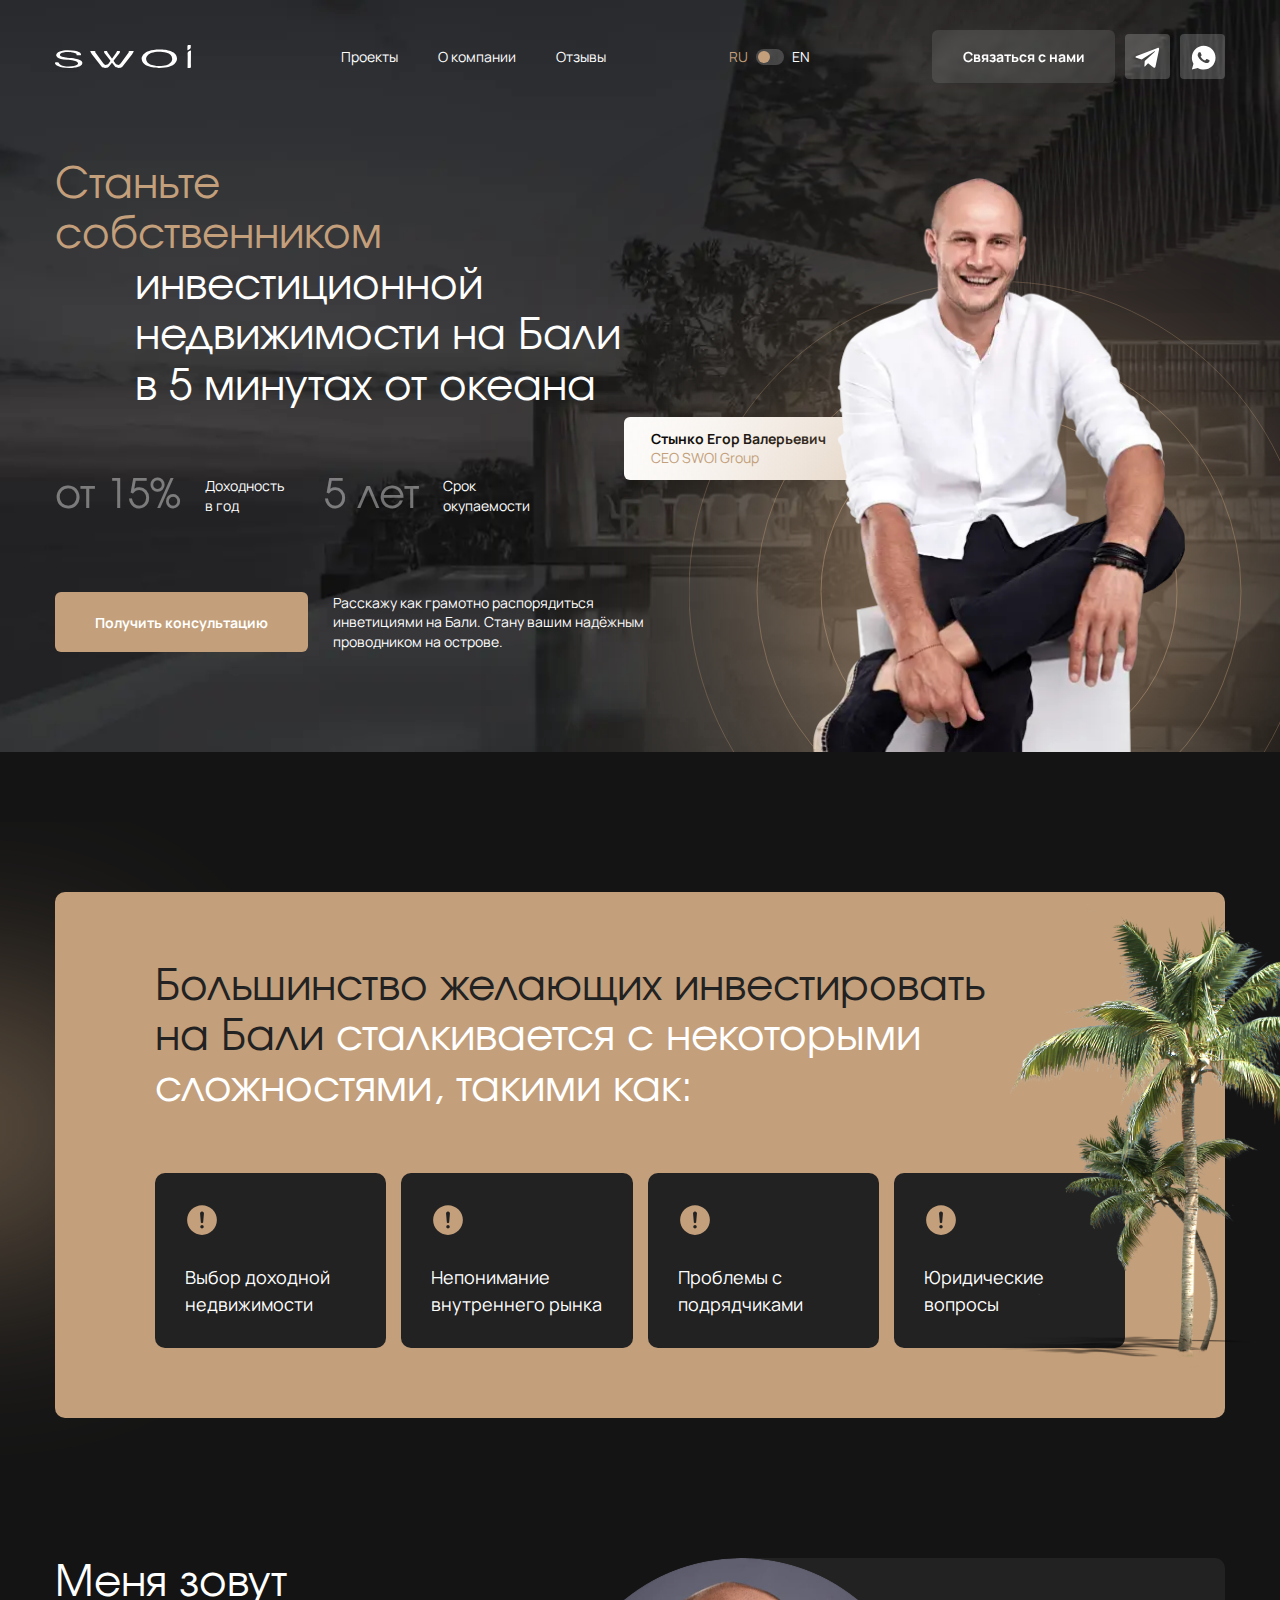
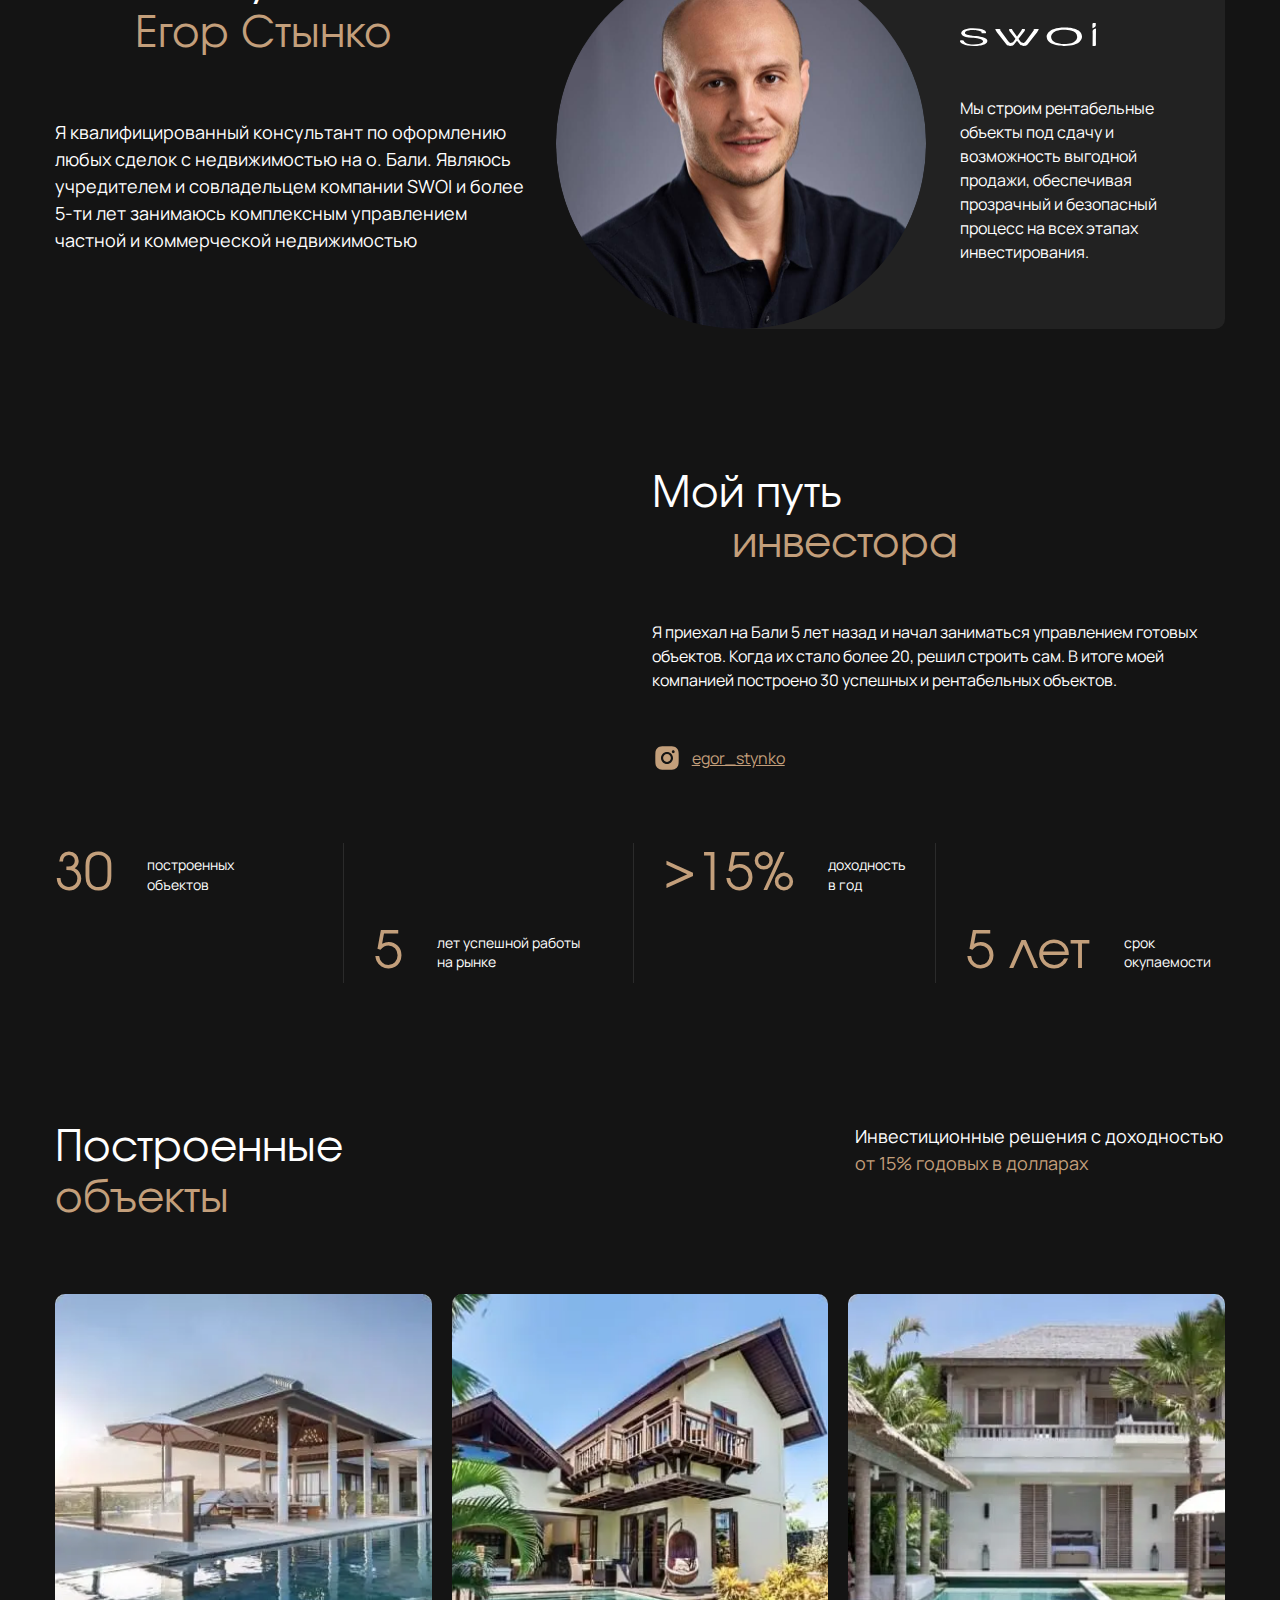
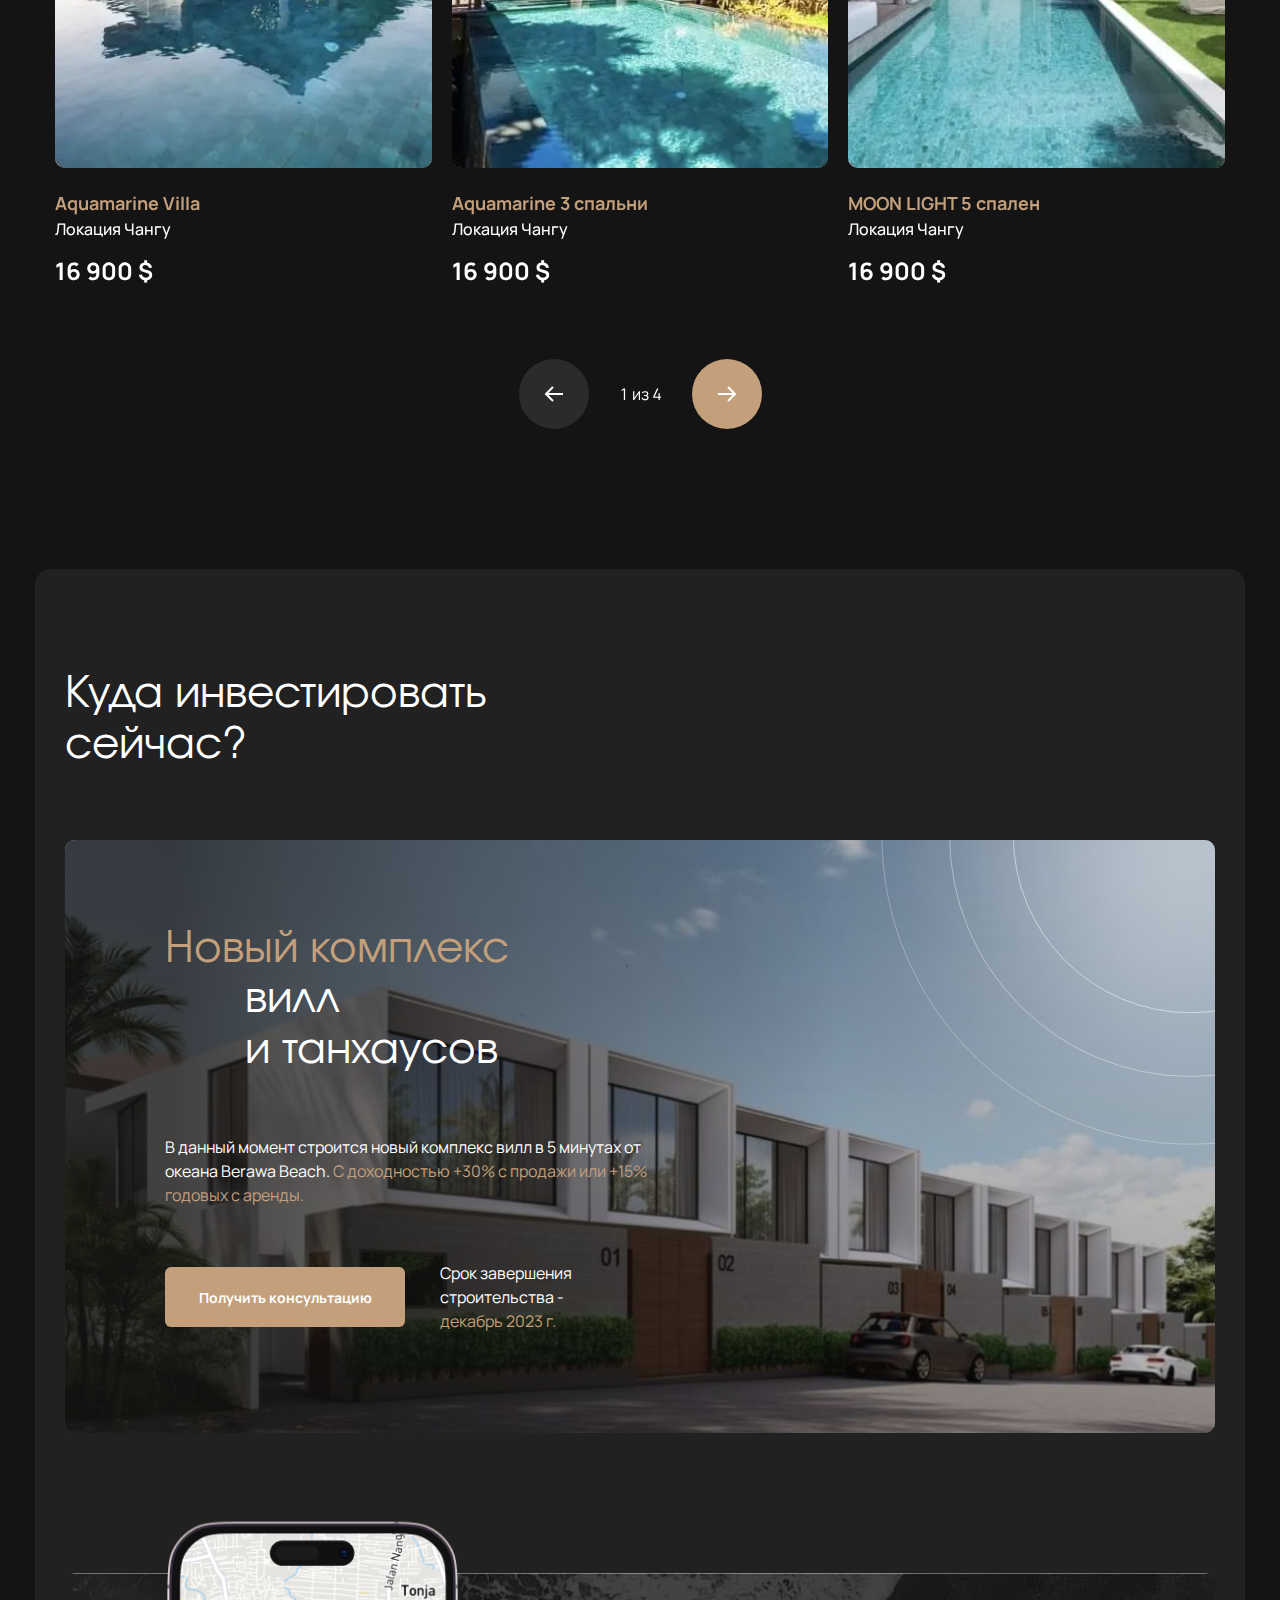
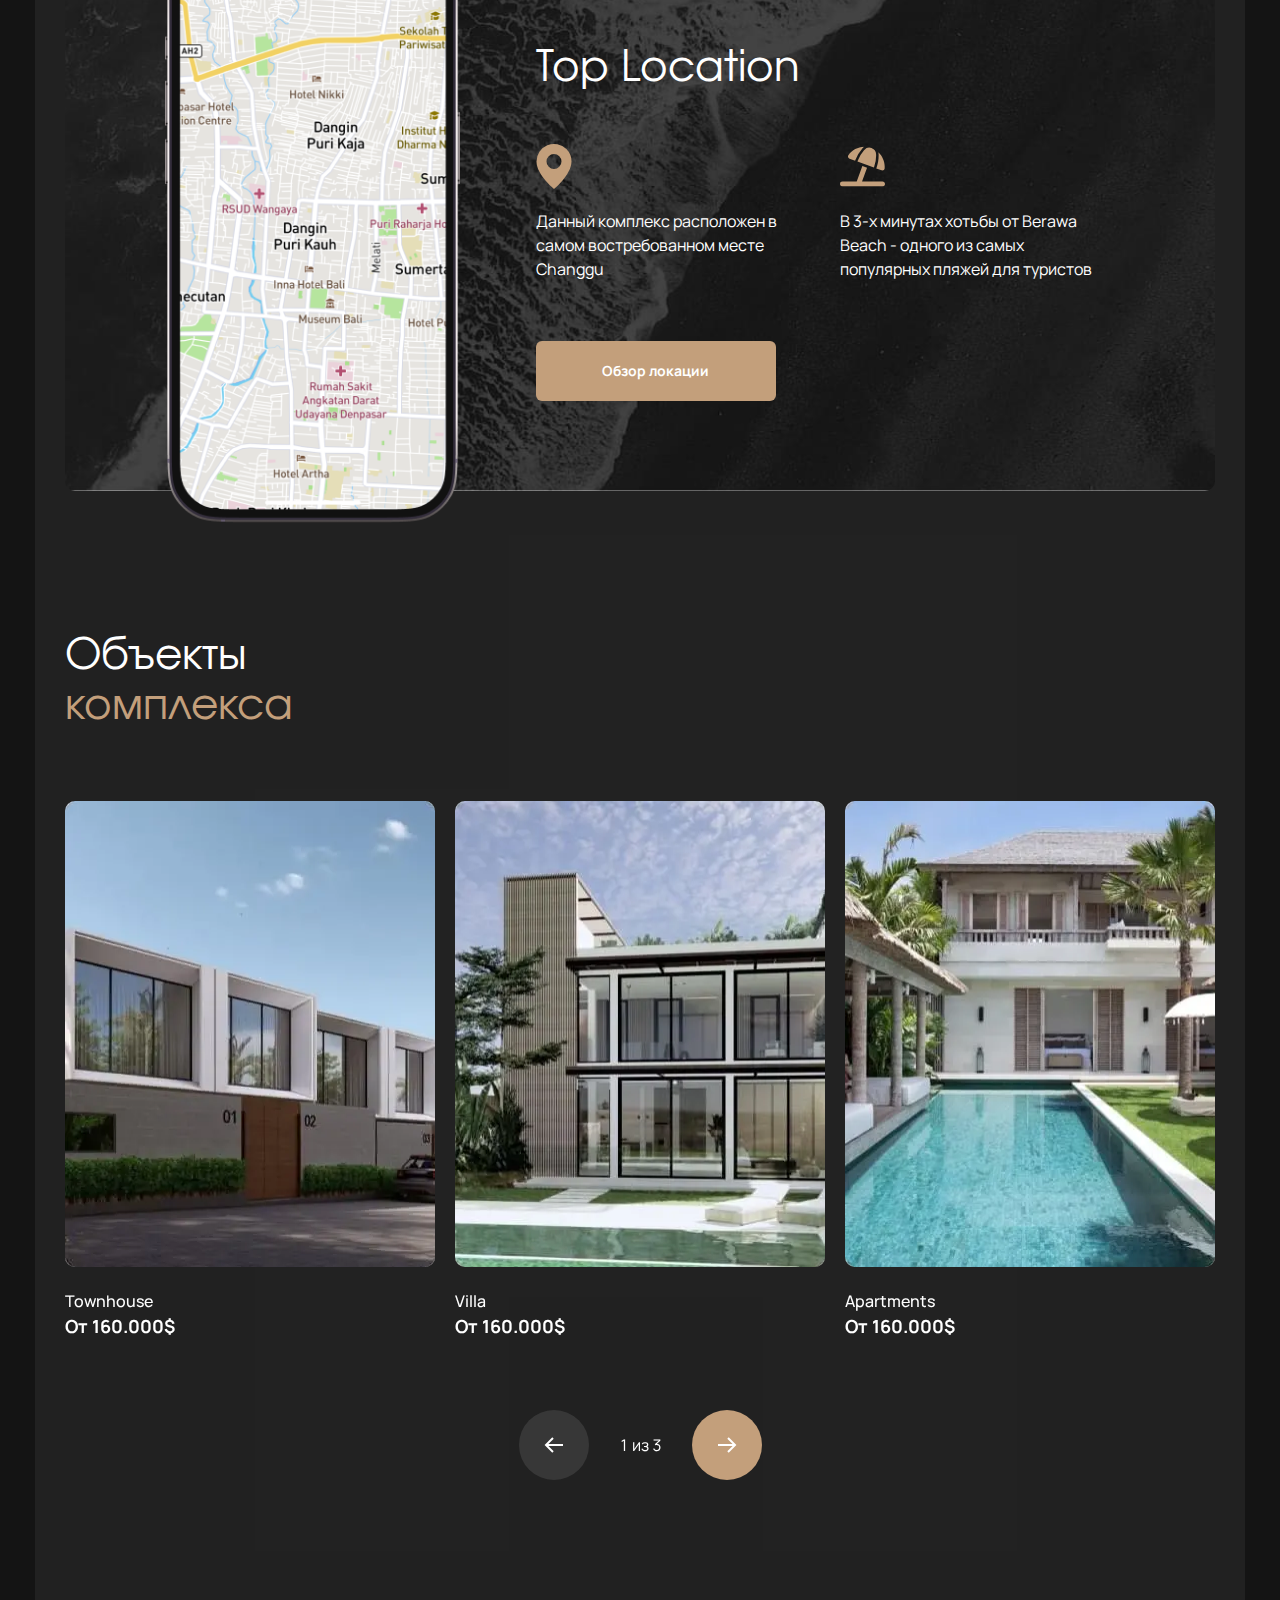
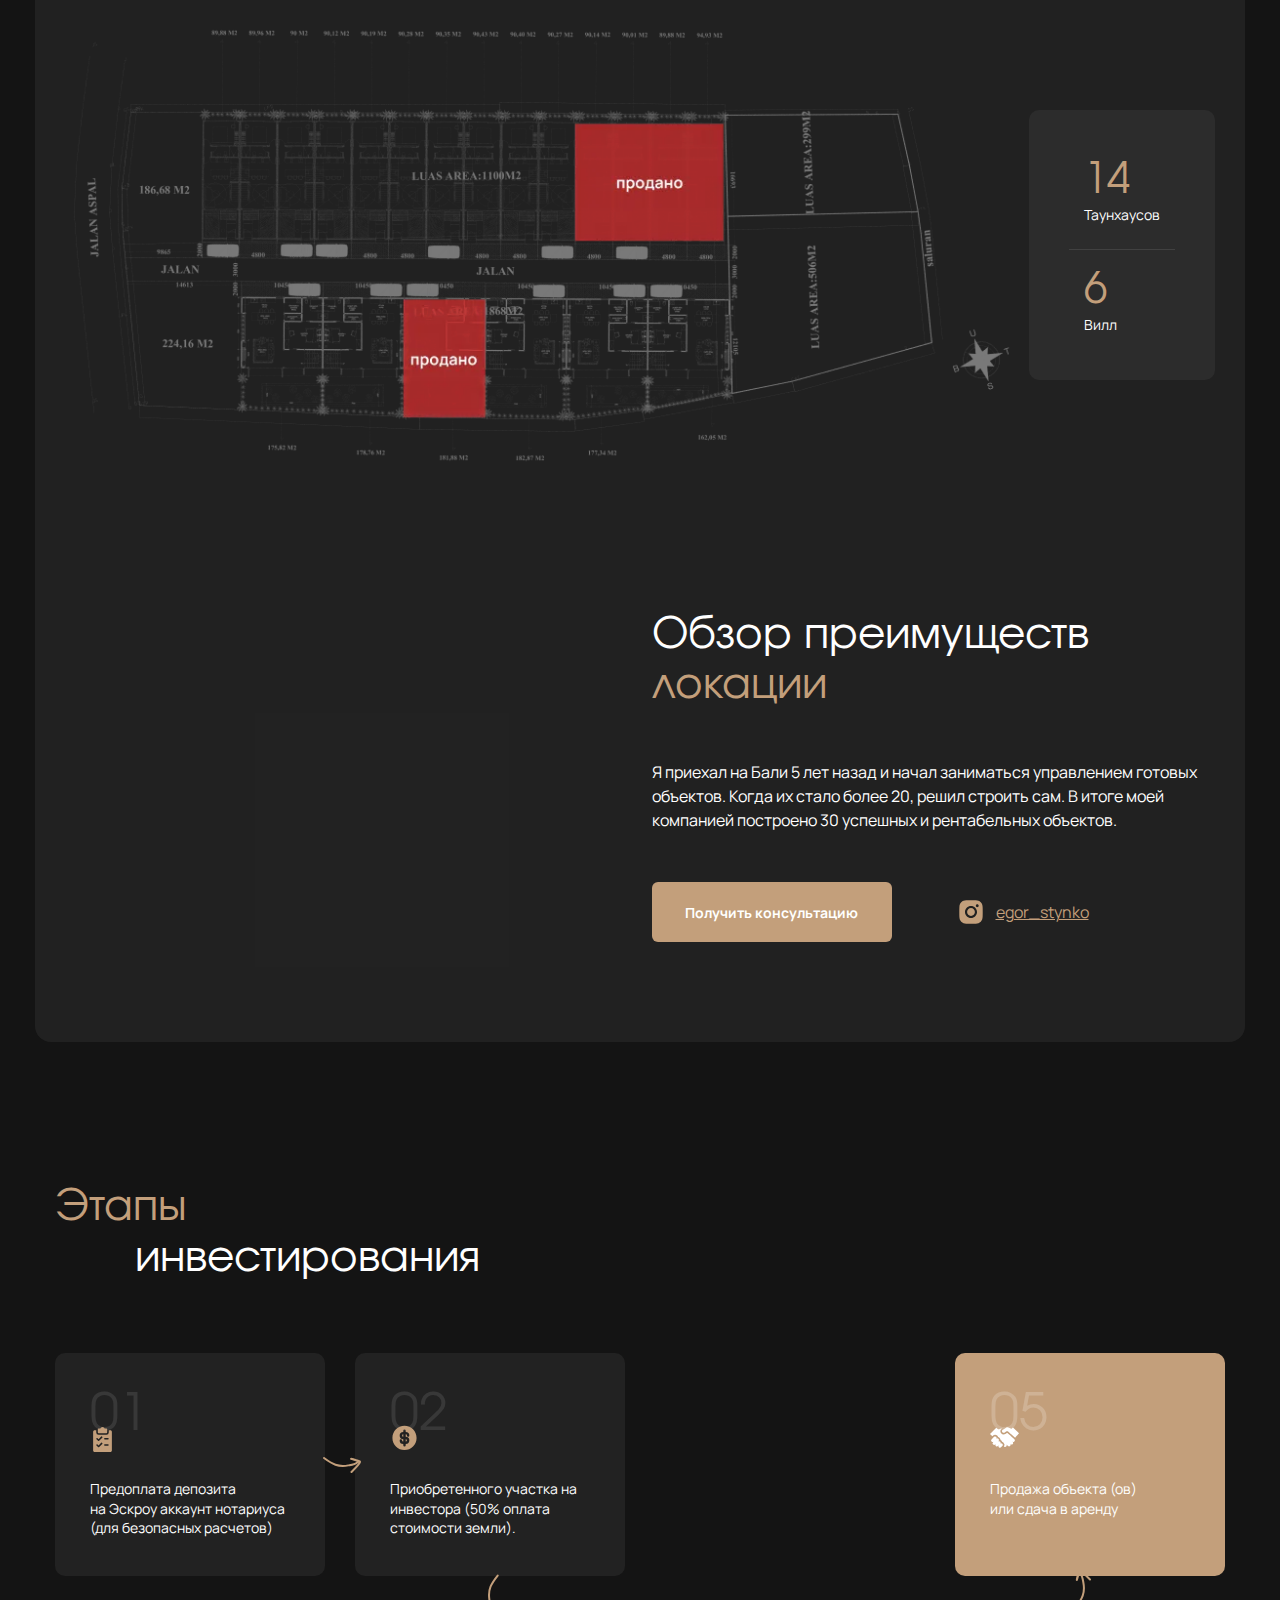
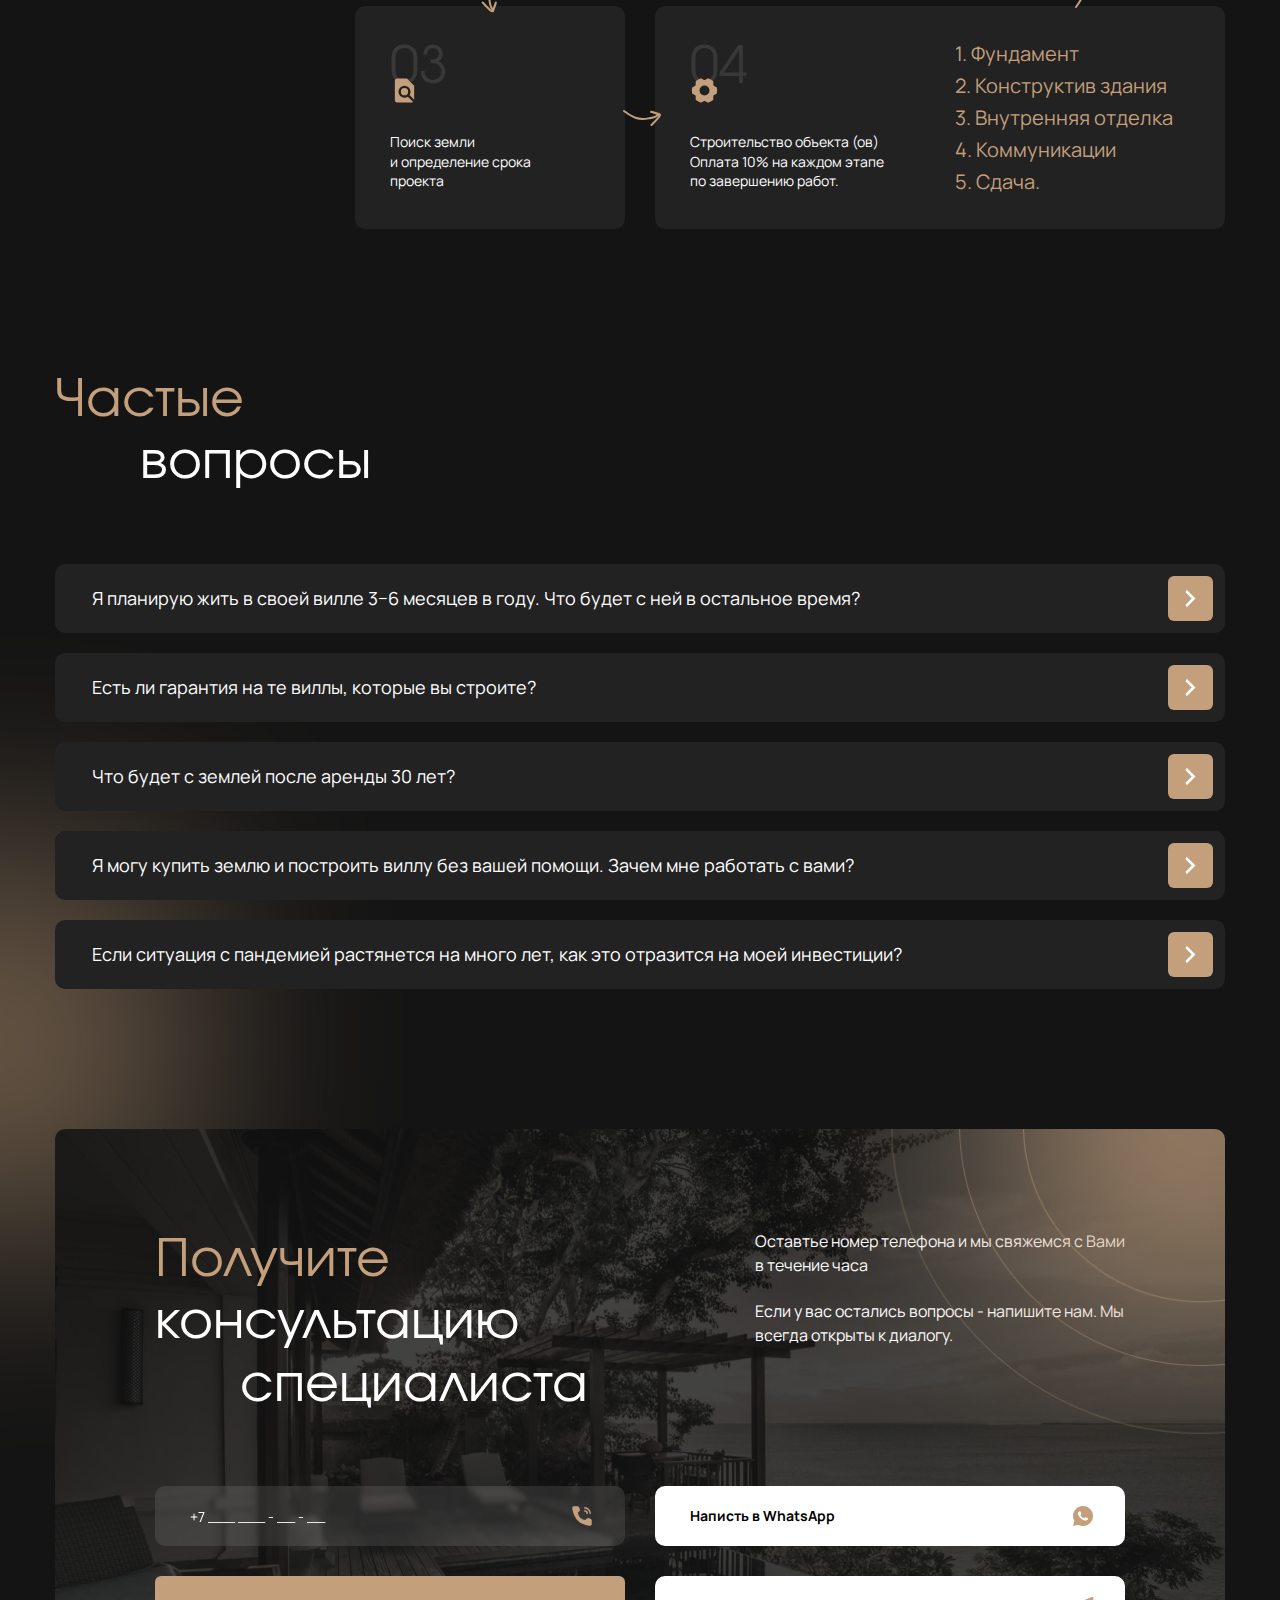
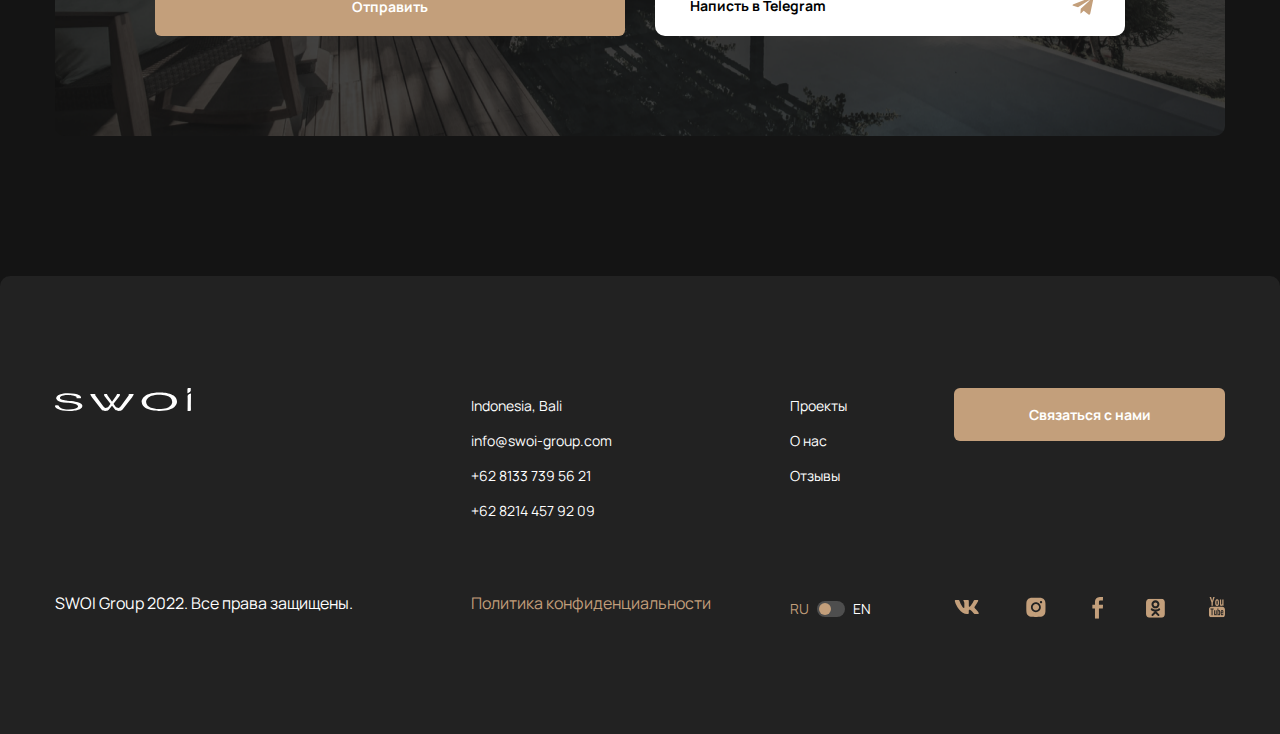
<file: index.html>
<!DOCTYPE html> <html lang="ru">

<head>
    <meta charset="UTF-8">
    <meta name="viewport" content="width=device-width, initial-scale=1.0">
    <meta name="description" content="">
    <meta name="keywords" content="">
    <link rel="stylesheet" href="css/libs.min.css">
    <link rel="stylesheet" href="css/style.min.css">
    <title>Главная</title>
</head>

<body>
    <div class="wrapper">
        <header class="header">
            <div class="container">
    <div class="header__inner">
        <a href="" class="header__logo logo">
            <img src="img/logo.svg" alt="">
        </a>
        <div class="header__socials">
            <a href="" class="header__social">
                <svg width="16" height="16" viewBox="0 0 16 16" fill="none" xmlns="http://www.w3.org/2000/svg">
                    <path d="M13.0983 3.14314L1.88967 7.46538C1.12473 7.77262 1.12915 8.19935 1.74933 8.38963L4.62703 9.28734L11.2852 5.08647C11.6 4.89492 11.8877 4.99797 11.6512 5.20785L6.2568 10.0763H6.25553L6.2568 10.0769L6.05829 13.0431C6.3491 13.0431 6.47743 12.9097 6.64053 12.7523L8.03829 11.3931L10.9457 13.5407C11.4818 13.8359 11.8668 13.6842 12.0002 13.0444L13.9088 4.04969C14.1041 3.26642 13.6097 2.91176 13.0983 3.14314Z" fill="white"/>
                </svg>
            </a>
            <a href="" class="header__social">
                <svg width="16" height="16" viewBox="0 0 16 16" fill="none" xmlns="http://www.w3.org/2000/svg">
                    <path d="M2.05918 14.7014L2.91389 11.5607C2.3507 10.5953 2.05481 9.49728 2.05665 8.37958C2.05665 4.88803 4.88694 2.05774 8.37849 2.05774C11.87 2.05774 14.7003 4.88803 14.7003 8.37958C14.7003 11.8711 11.87 14.7014 8.37849 14.7014C7.26128 14.7032 6.16373 14.4076 5.1986 13.8448L2.05918 14.7014ZM6.09694 5.41337C6.0153 5.41844 5.93552 5.43994 5.8624 5.47659C5.79382 5.51542 5.73122 5.56397 5.67653 5.62073C5.60067 5.69216 5.55768 5.75412 5.51153 5.81418C5.27789 6.11825 5.15221 6.49151 5.15435 6.87498C5.15561 7.18475 5.23653 7.4863 5.36297 7.76826C5.62153 8.33849 6.04699 8.94222 6.60901 9.50171C6.74429 9.63636 6.87642 9.77165 7.01866 9.89745C7.71621 10.5116 8.54744 10.9545 9.44625 11.1909L9.80596 11.2459C9.92291 11.2522 10.0399 11.2434 10.1575 11.2377C10.3416 11.2282 10.5213 11.1783 10.6841 11.0916C10.7669 11.049 10.8476 11.0026 10.9262 10.9526C10.9262 10.9526 10.9534 10.9349 11.0052 10.8957C11.0906 10.8325 11.143 10.7876 11.2138 10.7136C11.2663 10.6592 11.3118 10.5954 11.3466 10.5227C11.3959 10.4196 11.4452 10.223 11.4654 10.0593C11.4806 9.93412 11.4762 9.86584 11.4743 9.82349C11.4718 9.75584 11.4155 9.68567 11.3542 9.65596L10.9862 9.49096C10.9862 9.49096 10.4362 9.25136 10.1006 9.09837C10.0652 9.08294 10.0272 9.07416 9.98866 9.07245C9.94541 9.06801 9.9017 9.07288 9.86049 9.08673C9.81927 9.10057 9.78149 9.12308 9.7497 9.15274V9.15148C9.74653 9.15148 9.70418 9.18751 9.24711 9.7413C9.22087 9.77655 9.18474 9.8032 9.14331 9.81783C9.10187 9.83247 9.05702 9.83444 9.01447 9.82349C8.97327 9.81247 8.93292 9.79853 8.89372 9.78176C8.81533 9.74889 8.78814 9.73625 8.73441 9.71285L8.73125 9.71159C8.36958 9.55369 8.03472 9.3404 7.73872 9.07941C7.65906 9.00987 7.5851 8.934 7.50924 8.86067C7.26052 8.62249 7.04377 8.35303 6.86441 8.05906L6.82711 7.999C6.80032 7.95865 6.77866 7.91511 6.76263 7.86941C6.7386 7.77648 6.80119 7.70188 6.80119 7.70188C6.80119 7.70188 6.95481 7.53372 7.02625 7.44268C7.08573 7.36702 7.14123 7.28832 7.19251 7.20688C7.26711 7.08676 7.2905 6.96349 7.2513 6.86803C7.07429 6.43561 6.89096 6.0051 6.70257 5.57774C6.66527 5.49303 6.55464 5.43234 6.45412 5.42033C6.41998 5.41653 6.38584 5.41274 6.35171 5.41021C6.26681 5.40599 6.18173 5.40684 6.09694 5.41274V5.41337Z" fill="white"/>
                </svg>
            </a>
        </div>
        <button class="header__burger">
            <span></span>
            <span></span>
        </button>
        <div class="header__mob">
            <nav class="nav">
                <a href="" class="nav__link">Проекты</a>
                <a href="" class="nav__link"> О компании</a>
                <a href="" class="nav__link">Отзывы</a>
            </nav>
            <div class="header__lang lang">
                <input type="checkbox" id="lang">
                <label for="lang"></label>
                <span class="lang__item lang__first">RU</span>
                <span class="lang__item lang__second">EN</span>
            </div>
            <button class="header__btn mbtn mbtn-secondary">Связаться с нами</button>
        </div>
    </div>
</div>

        </header>
        <main class="content">

            <section class="main">
                <div class="container">
                    <div class="main__inner">
                        <div class="main__content">
                            <h1 class="main__title display2 title-left">
                                Станьте<br>
                                собственником
                                <span>инвестиционной
                                недвижимости на Бали в 5 минутах от океана</span>
                            </h1>
                            <div class="main__info">
                                <div class="main__info-item">
                                    <div class="main__info-num">от 15%</div>
                                    <div class="main__info-desc small-text">Доходность <br> в год</div>
                                </div>
                                <div class="main__info-item">
                                    <div class="main__info-num">5 лет</div>
                                    <div class="main__info-desc small-text">Срок <br> окупаемости</div>
                                </div>
                            </div>
                            <div class="main__bottom">
                                <button class="main__btn mbtn mbtn-accent">Получить консультацию</button>
                                <div class="main__desc small-text">
                                    Расскажу как грамотно распорядиться инветициями на Бали. Стану вашим надёжным проводником на острове.
                                </div>
                            </div>
                        </div>
                        <div class="main__img">
                            <img src="img/man.webp" alt="" class="main__img-man">
                            <img src="img/rounds.svg" alt="" class="main__img-rounds">
                            <div class="main__owner">
                                <div class="main__name small-text bold">Стынко Егор Валерьевич</div>
                                <div class="main__co small-text accent-color">CEO SWOI Group</div>
                            </div>
                        </div>
                    </div>
                </div>
            </section>

            <section class="difficulties">
                <div class="difficulties__bg"></div>
                <div class="container">
                    <div class="difficulties__inner">
                        <div class="difficulties__img">
                            <img class="difficulties__img-desktop" src="img/tree2.png" alt="">
                            <img class="difficulties__img-mob" src="img/tree3.png" alt="">
                        </div>
                        <div class="difficulties__title display2">
                            Большинство желающих инвестировать <br> на Бали
                            <span>сталкивается с некоторыми сложностями, такими как:</span>
                        </div>
                        <div class="difficulties__items">
                            <div class="difficulties__item">
                                <div class="difficulties__item-icon">
                                    <svg width="34" height="34" viewBox="0 0 34 34" fill="none" xmlns="http://www.w3.org/2000/svg">
                                        <path d="M17 2.125C20.9451 2.125 24.7286 3.69218 27.5182 6.48179C30.3078 9.27139 31.875 13.0549 31.875 17C31.875 20.9451 30.3078 24.7286 27.5182 27.5182C24.7286 30.3078 20.9451 31.875 17 31.875C13.0549 31.875 9.27139 30.3078 6.48179 27.5182C3.69218 24.7286 2.125 20.9451 2.125 17C2.125 13.0549 3.69218 9.27139 6.48179 6.48179C9.27139 3.69218 13.0549 2.125 17 2.125ZM17 8.5C16.7302 8.49977 16.4633 8.55581 16.2164 8.66454C15.9695 8.77327 15.748 8.93231 15.566 9.13148C15.384 9.33066 15.2456 9.5656 15.1596 9.82129C15.0735 10.077 15.0417 10.3478 15.0662 10.6165L15.8419 19.1292C15.8719 19.4155 16.0069 19.6804 16.2208 19.8729C16.4346 20.0655 16.7122 20.1721 17 20.1721C17.2878 20.1721 17.5654 20.0655 17.7792 19.8729C17.9931 19.6804 18.1281 19.4155 18.1581 19.1292L18.9316 10.6165C18.9561 10.348 18.9244 10.0773 18.8385 9.8218C18.7526 9.56624 18.6143 9.33141 18.4326 9.13226C18.2508 8.93312 18.0296 8.77405 17.7829 8.66518C17.5362 8.55632 17.2696 8.50006 17 8.5ZM17 25.5C17.4509 25.5 17.8833 25.3209 18.2021 25.0021C18.5209 24.6833 18.7 24.2509 18.7 23.8C18.7 23.3491 18.5209 22.9167 18.2021 22.5979C17.8833 22.2791 17.4509 22.1 17 22.1C16.5491 22.1 16.1167 22.2791 15.7979 22.5979C15.4791 22.9167 15.3 23.3491 15.3 23.8C15.3 24.2509 15.4791 24.6833 15.7979 25.0021C16.1167 25.3209 16.5491 25.5 17 25.5Z" fill="#C39F7B"></path>
                                    </svg>
                                </div>
                                <div class="difficulties__item-text large-text">Выбор доходной недвижимости</div>
                            </div>
                            <div class="difficulties__item">
                                <div class="difficulties__item-icon">
                                    <svg width="34" height="34" viewBox="0 0 34 34" fill="none" xmlns="http://www.w3.org/2000/svg">
                                        <path d="M17 2.125C20.9451 2.125 24.7286 3.69218 27.5182 6.48179C30.3078 9.27139 31.875 13.0549 31.875 17C31.875 20.9451 30.3078 24.7286 27.5182 27.5182C24.7286 30.3078 20.9451 31.875 17 31.875C13.0549 31.875 9.27139 30.3078 6.48179 27.5182C3.69218 24.7286 2.125 20.9451 2.125 17C2.125 13.0549 3.69218 9.27139 6.48179 6.48179C9.27139 3.69218 13.0549 2.125 17 2.125ZM17 8.5C16.7302 8.49977 16.4633 8.55581 16.2164 8.66454C15.9695 8.77327 15.748 8.93231 15.566 9.13148C15.384 9.33066 15.2456 9.5656 15.1596 9.82129C15.0735 10.077 15.0417 10.3478 15.0662 10.6165L15.8419 19.1292C15.8719 19.4155 16.0069 19.6804 16.2208 19.8729C16.4346 20.0655 16.7122 20.1721 17 20.1721C17.2878 20.1721 17.5654 20.0655 17.7792 19.8729C17.9931 19.6804 18.1281 19.4155 18.1581 19.1292L18.9316 10.6165C18.9561 10.348 18.9244 10.0773 18.8385 9.8218C18.7526 9.56624 18.6143 9.33141 18.4326 9.13226C18.2508 8.93312 18.0296 8.77405 17.7829 8.66518C17.5362 8.55632 17.2696 8.50006 17 8.5ZM17 25.5C17.4509 25.5 17.8833 25.3209 18.2021 25.0021C18.5209 24.6833 18.7 24.2509 18.7 23.8C18.7 23.3491 18.5209 22.9167 18.2021 22.5979C17.8833 22.2791 17.4509 22.1 17 22.1C16.5491 22.1 16.1167 22.2791 15.7979 22.5979C15.4791 22.9167 15.3 23.3491 15.3 23.8C15.3 24.2509 15.4791 24.6833 15.7979 25.0021C16.1167 25.3209 16.5491 25.5 17 25.5Z" fill="#C39F7B"></path>
                                    </svg>
                                </div>
                                <div class="difficulties__item-text large-text">Непонимание внутреннего рынка</div>
                            </div>
                            <div class="difficulties__item">
                                <div class="difficulties__item-icon">
                                    <svg width="34" height="34" viewBox="0 0 34 34" fill="none" xmlns="http://www.w3.org/2000/svg">
                                        <path d="M17 2.125C20.9451 2.125 24.7286 3.69218 27.5182 6.48179C30.3078 9.27139 31.875 13.0549 31.875 17C31.875 20.9451 30.3078 24.7286 27.5182 27.5182C24.7286 30.3078 20.9451 31.875 17 31.875C13.0549 31.875 9.27139 30.3078 6.48179 27.5182C3.69218 24.7286 2.125 20.9451 2.125 17C2.125 13.0549 3.69218 9.27139 6.48179 6.48179C9.27139 3.69218 13.0549 2.125 17 2.125ZM17 8.5C16.7302 8.49977 16.4633 8.55581 16.2164 8.66454C15.9695 8.77327 15.748 8.93231 15.566 9.13148C15.384 9.33066 15.2456 9.5656 15.1596 9.82129C15.0735 10.077 15.0417 10.3478 15.0662 10.6165L15.8419 19.1292C15.8719 19.4155 16.0069 19.6804 16.2208 19.8729C16.4346 20.0655 16.7122 20.1721 17 20.1721C17.2878 20.1721 17.5654 20.0655 17.7792 19.8729C17.9931 19.6804 18.1281 19.4155 18.1581 19.1292L18.9316 10.6165C18.9561 10.348 18.9244 10.0773 18.8385 9.8218C18.7526 9.56624 18.6143 9.33141 18.4326 9.13226C18.2508 8.93312 18.0296 8.77405 17.7829 8.66518C17.5362 8.55632 17.2696 8.50006 17 8.5ZM17 25.5C17.4509 25.5 17.8833 25.3209 18.2021 25.0021C18.5209 24.6833 18.7 24.2509 18.7 23.8C18.7 23.3491 18.5209 22.9167 18.2021 22.5979C17.8833 22.2791 17.4509 22.1 17 22.1C16.5491 22.1 16.1167 22.2791 15.7979 22.5979C15.4791 22.9167 15.3 23.3491 15.3 23.8C15.3 24.2509 15.4791 24.6833 15.7979 25.0021C16.1167 25.3209 16.5491 25.5 17 25.5Z" fill="#C39F7B"></path>
                                    </svg>
                                </div>
                                <div class="difficulties__item-text large-text">Проблемы с подрядчиками</div>
                            </div>
                            <div class="difficulties__item">
                                <div class="difficulties__item-icon">
                                    <svg width="34" height="34" viewBox="0 0 34 34" fill="none" xmlns="http://www.w3.org/2000/svg">
                                        <path d="M17 2.125C20.9451 2.125 24.7286 3.69218 27.5182 6.48179C30.3078 9.27139 31.875 13.0549 31.875 17C31.875 20.9451 30.3078 24.7286 27.5182 27.5182C24.7286 30.3078 20.9451 31.875 17 31.875C13.0549 31.875 9.27139 30.3078 6.48179 27.5182C3.69218 24.7286 2.125 20.9451 2.125 17C2.125 13.0549 3.69218 9.27139 6.48179 6.48179C9.27139 3.69218 13.0549 2.125 17 2.125ZM17 8.5C16.7302 8.49977 16.4633 8.55581 16.2164 8.66454C15.9695 8.77327 15.748 8.93231 15.566 9.13148C15.384 9.33066 15.2456 9.5656 15.1596 9.82129C15.0735 10.077 15.0417 10.3478 15.0662 10.6165L15.8419 19.1292C15.8719 19.4155 16.0069 19.6804 16.2208 19.8729C16.4346 20.0655 16.7122 20.1721 17 20.1721C17.2878 20.1721 17.5654 20.0655 17.7792 19.8729C17.9931 19.6804 18.1281 19.4155 18.1581 19.1292L18.9316 10.6165C18.9561 10.348 18.9244 10.0773 18.8385 9.8218C18.7526 9.56624 18.6143 9.33141 18.4326 9.13226C18.2508 8.93312 18.0296 8.77405 17.7829 8.66518C17.5362 8.55632 17.2696 8.50006 17 8.5ZM17 25.5C17.4509 25.5 17.8833 25.3209 18.2021 25.0021C18.5209 24.6833 18.7 24.2509 18.7 23.8C18.7 23.3491 18.5209 22.9167 18.2021 22.5979C17.8833 22.2791 17.4509 22.1 17 22.1C16.5491 22.1 16.1167 22.2791 15.7979 22.5979C15.4791 22.9167 15.3 23.3491 15.3 23.8C15.3 24.2509 15.4791 24.6833 15.7979 25.0021C16.1167 25.3209 16.5491 25.5 17 25.5Z" fill="#C39F7B"></path>
                                    </svg>
                                </div>
                                <div class="difficulties__item-text large-text">Юридические вопросы</div>
                            </div>
                        </div>
                    </div>
                </div>
            </section>

            <section class="who">
                <div class="container">
                    <div class="who__inner">
                        <div class="who__left">
                            <div class="who__title display2 title-left">
                                Меня зовут
                                <span class="accent-color">Егор Стынко</span>
                            </div>
                            <div class="who__desc large-text">Я квалифицированный консультант по оформлению любых сделок с недвижимостью на о. Бали. Являюсь учредителем и совладельцем компании SWOI и более 5-ти лет занимаюсь комплексным управлением частной и коммерческой недвижимостью</div>
                        </div>
                        <div class="who__right">
                            <div class="who__info">
                                <div class="who__img">
                                    <img src="img/man3.png" alt="">
                                </div>
                                <div class="who__content">
                                    <div class="who__logo logo">
                                        <img src="img/logo.svg" alt="">
                                    </div>
                                    <div class="who__desc2 medium-text">Мы строим рентабельные объекты под сдачу и возможность выгодной продажи, обеспечивая прозрачный и безопасный процесс на всех этапах инвестирования.</div>
                                </div>
                            </div>
                        </div>
                    </div>
                </div>
            </section>

            <section class="way">
                <div class="container">
                    <div class="way__inner">
                        <div class="way__left">
                            <div class="video">
                                <iframe src="https://www.youtube.com/embed/njRZBHJT0xg" title="Егор Стынко: путь инвестора" frameborder="0" allow="accelerometer; autoplay; clipboard-write; encrypted-media; gyroscope; picture-in-picture" allowfullscreen></iframe>
                            </div>
                        </div>
                        <div class="way__right">
                            <div class="way__title display2 title-left">
                                Мой путь <br>
                                <span class="accent-color">инвестора</span>
                            </div>
                            <div class="way__desc medium-text">Я приехал на Бали 5 лет назад и начал заниматься управлением готовых объектов. Когда их стало более 20, решил строить сам. В итоге моей компанией построено 30 успешных и рентабельных объектов.</div>
                            <div class="way__bottom">
                                <a href="" class="way__instagram medium-text accent-color">
                                    <svg width="30" height="30" viewBox="0 0 30 30" fill="none" xmlns="http://www.w3.org/2000/svg">
                                        <path d="M15.0009 11.0945C12.8505 11.0945 11.0956 12.8494 11.0956 14.9998C11.0956 17.1502 12.8505 18.9051 15.0009 18.9051C17.1513 18.9051 18.9061 17.1502 18.9061 14.9998C18.9061 12.8494 17.1513 11.0945 15.0009 11.0945ZM26.7138 14.9998C26.7138 13.3826 26.7284 11.7801 26.6376 10.1658C26.5468 8.29082 26.119 6.62676 24.7479 5.25566C23.3739 3.88164 21.7128 3.45683 19.8378 3.36601C18.2206 3.27519 16.6181 3.28984 15.0038 3.28984C13.3866 3.28984 11.7841 3.27519 10.1698 3.36601C8.29482 3.45683 6.63075 3.88457 5.25966 5.25566C3.88564 6.62969 3.46083 8.29082 3.37001 10.1658C3.27919 11.783 3.29384 13.3855 3.29384 14.9998C3.29384 16.6141 3.27919 18.2195 3.37001 19.8338C3.46083 21.7088 3.88857 23.3728 5.25966 24.7439C6.63368 26.118 8.29482 26.5428 10.1698 26.6336C11.787 26.7244 13.3895 26.7098 15.0038 26.7098C16.621 26.7098 18.2235 26.7244 19.8378 26.6336C21.7128 26.5428 23.3768 26.115 24.7479 24.7439C26.122 23.3699 26.5468 21.7088 26.6376 19.8338C26.7313 18.2195 26.7138 16.617 26.7138 14.9998ZM15.0009 21.0086C11.6757 21.0086 8.99208 18.325 8.99208 14.9998C8.99208 11.6746 11.6757 8.99101 15.0009 8.99101C18.3261 8.99101 21.0097 11.6746 21.0097 14.9998C21.0097 18.325 18.3261 21.0086 15.0009 21.0086ZM21.2558 10.1482C20.4794 10.1482 19.8524 9.52129 19.8524 8.74492C19.8524 7.96855 20.4794 7.3416 21.2558 7.3416C22.0321 7.3416 22.6591 7.96855 22.6591 8.74492C22.6593 8.92927 22.6232 9.11186 22.5527 9.28222C22.4823 9.45258 22.3789 9.60738 22.2486 9.73773C22.1182 9.86809 21.9634 9.97145 21.7931 10.0419C21.6227 10.1123 21.4401 10.1485 21.2558 10.1482Z" fill="#C39F7B"/>
                                    </svg>
                                    <span>egor_stynko</span>
                                </a>
                            </div>
                        </div>
                    </div>
                    <div class="way__items">
                        <div class="way__item">
                            <div class="way__item-wrap">
                                <div class="way__item-num display1 accent-color">30</div>
                                <div class="way__item-desc small-text">
                                    построенных <br>
                                    объектов
                                </div>
                            </div>
                        </div>
                        <div class="way__item">
                            <div class="way__item-wrap">
                                <div class="way__item-num display1 accent-color">5</div>
                                <div class="way__item-desc small-text">
                                    лет успешной работы <br>
                                    на рынке
                                </div>
                            </div>
                        </div>
                        <div class="way__item">
                            <div class="way__item-wrap">
                                <div class="way__item-num display1 accent-color">>15%</div>
                                <div class="way__item-desc small-text">
                                    доходность <br>
                                    в год
                                </div>
                            </div>
                        </div>
                        <div class="way__item">
                            <div class="way__item-wrap">
                                <div class="way__item-num display1 accent-color">5 лет</div>
                                <div class="way__item-desc small-text">
                                    срок <br>
                                    окупаемости
                                </div>
                            </div>
                        </div>
                    </div>
                </div>
            </section>

            <section class="collection">
    <div class="container">
        <div class="collection__top">
            <div class="collection__title display2">
                Построенные <span class='accent-color'>объекты</span>
            </div>
            <div class="collection__desc large-text">
                Инвестиционные решения с доходностью <span class="accent-color">от 15% годовых в долларах</span>
            </div>
        </div>
        <div class="collection__slider">
            <div class="swiper-container">
                <div class="swiper-wrapper">
                    <div class="object-card swiper-slide">
    <div class="object-card__img">
        <img src="img/collection.webp" alt="">
        <a href="" class="object-card__link mbtn mbtn-accent">Подробнее</a>
    </div>
    <a href="" class="object-card__title large-text bold accent-color">Aquamarine Villa</a>
    <div class="object-card__desc medium-text medium">Локация Чангу</div>
    <div class="object-card__price bold">16 900 $</div>
</div>

                    <div class="object-card swiper-slide">
    <div class="object-card__img">
        <img src="img/collection2.webp" alt="">
        <a href="" class="object-card__link mbtn mbtn-accent">Подробнее</a>
    </div>
    <a href="" class="object-card__title large-text bold accent-color">Aquamarine 3 спальни</a>
    <div class="object-card__desc medium-text medium">Локация Чангу</div>
    <div class="object-card__price bold">16 900 $</div>
</div>

                    <div class="object-card swiper-slide">
    <div class="object-card__img">
        <img src="img/collection3.webp" alt="">
        <a href="" class="object-card__link mbtn mbtn-accent">Подробнее</a>
    </div>
    <a href="" class="object-card__title large-text bold accent-color">MOON LIGHT 5 спален</a>
    <div class="object-card__desc medium-text medium">Локация Чангу</div>
    <div class="object-card__price bold">16 900 $</div>
</div>

                    <div class="object-card swiper-slide">
    <div class="object-card__img">
        <img src="img/collection2.webp" alt="">
        <a href="" class="object-card__link mbtn mbtn-accent">Подробнее</a>
    </div>
    <a href="" class="object-card__title large-text bold accent-color">Aquamarine 3 спальни</a>
    <div class="object-card__desc medium-text medium">Локация Чангу</div>
    <div class="object-card__price bold">16 900 $</div>
</div>

                    <div class="object-card swiper-slide">
    <div class="object-card__img">
        <img src="img/collection2.webp" alt="">
        <a href="" class="object-card__link mbtn mbtn-accent">Подробнее</a>
    </div>
    <a href="" class="object-card__title large-text bold accent-color">Aquamarine 3 спальни</a>
    <div class="object-card__desc medium-text medium">Локация Чангу</div>
    <div class="object-card__price bold">16 900 $</div>
</div>

                    <div class="object-card swiper-slide">
    <div class="object-card__img">
        <img src="img/collection2.webp" alt="">
        <a href="" class="object-card__link mbtn mbtn-accent">Подробнее</a>
    </div>
    <a href="" class="object-card__title large-text bold accent-color">Aquamarine 3 спальни</a>
    <div class="object-card__desc medium-text medium">Локация Чангу</div>
    <div class="object-card__price bold">16 900 $</div>
</div>

                </div>
            </div>
            <div class="collection__nav">
                <div class="swiper-button-prev mbtn mbtn-accent">
                    <svg width="24" height="24" viewBox="0 0 24 24" fill="none" xmlns="http://www.w3.org/2000/svg">
                        <path d="M20.9999 11H6.41394L11.7069 5.70697L10.2929 4.29297L2.58594 12L10.2929 19.707L11.7069 18.293L6.41394 13H20.9999V11Z" fill="white"/>
                    </svg>
                </div>
                <div class="swiper-pagination medium-text" data-phrase="из"></div>
                <div class="swiper-button-next mbtn mbtn-accent">
                    <svg width="24" height="24" viewBox="0 0 24 24" fill="none" xmlns="http://www.w3.org/2000/svg">
                        <path d="M3.00006 11H17.5861L12.2931 5.70697L13.7071 4.29297L21.4141 12L13.7071 19.707L12.2931 18.293L17.5861 13H3.00006V11Z" fill="white"/>
                    </svg>
                </div>
            </div>
        </div>
    </div>
</section>


            <section class="info">
                <div class="where">
                    <div class="container">
                        <div class="where__title display2">
                            Куда инвестировать
                            <span class="accent-color">сейчас?</span>
                        </div>
                        <div class="where__inner" style="background-image: url(img/where.jpg);">
                            <img class="where__img" src="img/rounds2.svg" alt="">
                            <div class="where__content">
                                <div class="where__title display2 title-left accent-color">
                                    Новый комплекс
                                    <span>
                                        вилл <br>
                                        и танхаусов
                                    </span>
                                </div>
                                <div class="where__desc medium-text">
                                    В данный момент строится новый комплекс вилл в 5 минутах
                                    от океана Berawa Beach.
                                    <span class="accent-color">С доходностью +30% с продажи или +15% годовых с аренды.</span>
                                </div>
                                <div class="where__bottom">
                                    <button class="where__btn mbtn mbtn-accent">Получить консультацию</button>
                                    <div class="where__hint medium-text">
                                        Срок завершения строительства -
                                        <span class="accent-color">декабрь 2023 г.</span>
                                    </div>
                                </div>
                            </div>
                        </div>
                    </div>
                </div>

                <div class="top-location">
                    <div class="container">
                        <div class="top-location__inner" style="background-image: url(img/location-bg.jpg);">
                            <div class="top-location__img">
                                <img src="img/iphone.png" alt="">
                            </div>
                            <div class="top-location__content">
                                <div class="top-location__title display2">Top Location</div>
                                <div class="top-location__items">
                                    <div class="top-location__item">
                                        <div class="top-location__icon">
                                            <img src="img/location.svg" alt="">
                                        </div>
                                        <div class="top-location__desc medium-text">Данный комплекс расположен в самом востребованном месте Сhanggu </div>
                                    </div>
                                    <div class="top-location__item">
                                        <div class="top-location__icon">
                                            <img src="img/location2.svg" alt="">
                                        </div>
                                        <div class="top-location__desc medium-text">В 3-х минутах хотьбы от Berawa Beach -  одного из самых популярных пляжей для туристов </div>
                                    </div>
                                </div>
                                <a href="" class="top-location__btn mbtn mbtn-accent">Обзор локации</a>
                            </div>
                        </div>
                    </div>
                </div>

                <div class="collection">
    <div class="container">
        <div class="collection__top">
            <div class="collection__title display2">
                Объекты <br> <span class='accent-color'>комплекса</span>
            </div>
        </div>
        <div class="collection__slider">
            <div class="swiper-container">
                <div class="swiper-wrapper">
                    <div class="object-card swiper-slide">
    <div class="object-card__img">
        <img src="img/collection4.webp" alt="">
        <a href="" class="object-card__link mbtn mbtn-accent">Подробнее</a>
    </div>
    <div class="object-card__desc medium-text medium">Townhouse</div>
    <div class="object-card__price2 large-text bold">От 160.000$</div>
</div>

                    <div class="object-card swiper-slide">
    <div class="object-card__img">
        <img src="img/collection5.webp" alt="">
        <a href="" class="object-card__link mbtn mbtn-accent">Подробнее</a>
    </div>
    <div class="object-card__desc medium-text medium">Villa</div>
    <div class="object-card__price2 large-text bold">От 160.000$</div>
</div>

                    <div class="object-card swiper-slide">
    <div class="object-card__img">
        <img src="img/collection3.webp" alt="">
        <a href="" class="object-card__link mbtn mbtn-accent">Подробнее</a>
    </div>
    <div class="object-card__desc medium-text medium">Apartments</div>
    <div class="object-card__price2 large-text bold">От 160.000$</div>
</div>

                    <div class="object-card swiper-slide">
    <div class="object-card__img">
        <img src="img/collection2.webp" alt="">
        <a href="" class="object-card__link mbtn mbtn-accent">Подробнее</a>
    </div>
    <div class="object-card__desc medium-text medium">Apartments</div>
    <div class="object-card__price2 large-text bold">От 160.000$</div>
</div>

                    <div class="object-card swiper-slide">
    <div class="object-card__img">
        <img src="img/collection.webp" alt="">
        <a href="" class="object-card__link mbtn mbtn-accent">Подробнее</a>
    </div>
    <div class="object-card__desc medium-text medium">Apartments</div>
    <div class="object-card__price2 large-text bold">От 160.000$</div>
</div>

                </div>
            </div>
            <div class="collection__nav">
                <div class="swiper-button-prev mbtn mbtn-accent">
                    <svg width="24" height="24" viewBox="0 0 24 24" fill="none" xmlns="http://www.w3.org/2000/svg">
                        <path d="M20.9999 11H6.41394L11.7069 5.70697L10.2929 4.29297L2.58594 12L10.2929 19.707L11.7069 18.293L6.41394 13H20.9999V11Z" fill="white"/>
                    </svg>
                </div>
                <div class="swiper-pagination medium-text" data-phrase="из"></div>
                <div class="swiper-button-next mbtn mbtn-accent">
                    <svg width="24" height="24" viewBox="0 0 24 24" fill="none" xmlns="http://www.w3.org/2000/svg">
                        <path d="M3.00006 11H17.5861L12.2931 5.70697L13.7071 4.29297L21.4141 12L13.7071 19.707L12.2931 18.293L17.5861 13H3.00006V11Z" fill="white"/>
                    </svg>
                </div>
            </div>
        </div>
    </div>
</div>


                <div class="scheme scheme--object">
                    <div class="container">
    <div class="scheme__inner">
        <div class="scheme__img">
            <img src="img/scheme.webp" alt="">
        </div>
        <div class="scheme__content">
            <div class="scheme__info">
                <div class="scheme__item">
                    <div class="scheme__num display2 accent-color">14</div>
                    <div class="scheme__desc small-text">Таунхаусов</div>
                </div>
                <div class="scheme__item">
                    <div class="scheme__num display2 accent-color">6</div>
                    <div class="scheme__desc small-text">Вилл</div>
                </div>
            </div>
        </div>
    </div>
</div>

                </div>

                <section class="way">
                    <div class="container">
                        <div class="way__inner">
                            <div class="way__left">
                                <div class="video">
                                    <iframe src="https://www.youtube.com/embed/njRZBHJT0xg" title="Егор Стынко: путь инвестора" frameborder="0" allow="accelerometer; autoplay; clipboard-write; encrypted-media; gyroscope; picture-in-picture" allowfullscreen></iframe>
                                </div>
                            </div>
                            <div class="way__right">
                                <div class="way__title display2">
                                    Обзор преимуществ <br>
                                    <span class="accent-color">локации</span>
                                </div>
                                <div class="way__desc medium-text">Я приехал на Бали 5 лет назад и начал заниматься управлением готовых объектов. Когда их стало более 20, решил строить сам. В итоге моей компанией построено 30 успешных и рентабельных объектов.</div>
                                <div class="way__bottom">
                                    <button class="way__btn mbtn mbtn-accent">Получить консультацию</button>
                                    <a href="" class="way__instagram medium-text accent-color">
                                        <svg width="30" height="30" viewBox="0 0 30 30" fill="none" xmlns="http://www.w3.org/2000/svg">
                                            <path d="M15.0009 11.0945C12.8505 11.0945 11.0956 12.8494 11.0956 14.9998C11.0956 17.1502 12.8505 18.9051 15.0009 18.9051C17.1513 18.9051 18.9061 17.1502 18.9061 14.9998C18.9061 12.8494 17.1513 11.0945 15.0009 11.0945ZM26.7138 14.9998C26.7138 13.3826 26.7284 11.7801 26.6376 10.1658C26.5468 8.29082 26.119 6.62676 24.7479 5.25566C23.3739 3.88164 21.7128 3.45683 19.8378 3.36601C18.2206 3.27519 16.6181 3.28984 15.0038 3.28984C13.3866 3.28984 11.7841 3.27519 10.1698 3.36601C8.29482 3.45683 6.63075 3.88457 5.25966 5.25566C3.88564 6.62969 3.46083 8.29082 3.37001 10.1658C3.27919 11.783 3.29384 13.3855 3.29384 14.9998C3.29384 16.6141 3.27919 18.2195 3.37001 19.8338C3.46083 21.7088 3.88857 23.3728 5.25966 24.7439C6.63368 26.118 8.29482 26.5428 10.1698 26.6336C11.787 26.7244 13.3895 26.7098 15.0038 26.7098C16.621 26.7098 18.2235 26.7244 19.8378 26.6336C21.7128 26.5428 23.3768 26.115 24.7479 24.7439C26.122 23.3699 26.5468 21.7088 26.6376 19.8338C26.7313 18.2195 26.7138 16.617 26.7138 14.9998ZM15.0009 21.0086C11.6757 21.0086 8.99208 18.325 8.99208 14.9998C8.99208 11.6746 11.6757 8.99101 15.0009 8.99101C18.3261 8.99101 21.0097 11.6746 21.0097 14.9998C21.0097 18.325 18.3261 21.0086 15.0009 21.0086ZM21.2558 10.1482C20.4794 10.1482 19.8524 9.52129 19.8524 8.74492C19.8524 7.96855 20.4794 7.3416 21.2558 7.3416C22.0321 7.3416 22.6591 7.96855 22.6591 8.74492C22.6593 8.92927 22.6232 9.11186 22.5527 9.28222C22.4823 9.45258 22.3789 9.60738 22.2486 9.73773C22.1182 9.86809 21.9634 9.97145 21.7931 10.0419C21.6227 10.1123 21.4401 10.1485 21.2558 10.1482Z" fill="#C39F7B"/>
                                        </svg>
                                        <span>egor_stynko</span>
                                    </a>
                                </div>
                            </div>
                        </div>
                    </div>
                </section>
            </section>

            <section class="stage">
                <div class="container">
                    <div class="stage__title display2 title-left accent-color">
                        Этапы <br>
                        <span>инвестирования</span>
                    </div>
                    <div class="stage__grid">
                        <div class="stage-card">
                            <div class="stage-card__content">
                                <div class="stage-card__num display1">
                                    <span>01</span>
                                    <img src="img/stage.svg" alt="" class="stage-card__icon">
                                </div>
                                <div class="stage-card__desc small-text">
                                    Предоплата депозита <br>
                                    на Эскроу аккаунт нотариуса (для безопасных расчетов)
                                </div>
                            </div>
                            <img src="img/stage-arrow.svg" alt="" class="stage-card__arrow">
                        </div>
                        <div class="stage-card">
                            <div class="stage-card__content">
                                <div class="stage-card__num display1">
                                    <span>02</span>
                                    <img src="img/stage2.svg" alt="" class="stage-card__icon">
                                </div>
                                <div class="stage-card__desc small-text">
                                    Приобретенного участка
                                    на инвестора (50% оплата стоимости земли).
                                </div>
                            </div>
                            <img src="img/stage-arrow2.svg" alt="" class="stage-card__arrow">
                        </div>
                        <div class="stage-card">
                            <div class="stage-card__content">
                                <div class="stage-card__num display1">
                                    <span>03</span>
                                    <img src="img/stage3.svg" alt="" class="stage-card__icon">
                                </div>
                                <div class="stage-card__desc small-text">
                                    Поиск земли <br>
                                    и определение срока <br>
                                    проекта
                                </div>
                            </div>
                            <img src="img/stage-arrow3.svg" alt="" class="stage-card__arrow">
                        </div>
                        <div class="stage-card">
                            <div class="stage-card__content">
                                <div class="stage-card__num display1">
                                    <span>04</span>
                                    <img src="img/stage4.svg" alt="" class="stage-card__icon">
                                </div>
                                <div class="stage-card__desc small-text">
                                    Строительство объекта (ов)<br>
                                    Оплата 10% на каждом этапе <br>
                                    по завершению работ.</div>
                            </div>
                            <div class="stage-card__steps">
                                <p>1. Фундамент</p>
                                <p>2. Конструктив здания</p>
                                <p>3. Внутренняя отделка</p>
                                <p>4. Коммуникации</p>
                                <p>5. Сдача.</p>
                            </div>
                            <img src="img/stage-arrow4.svg" alt="" class="stage-card__arrow">
                        </div>
                        <div class="stage-card">
                            <div class="stage-card__content">
                                <div class="stage-card__num display1">
                                    <span>05</span>
                                    <img src="img/stage5.svg" alt="" class="stage-card__icon">
                                </div>
                                <div class="stage-card__desc small-text">Продажа объекта (ов) <br>
                                    или сдача в аренду</div>
                            </div>
                        </div>
                    </div>
                </div>
            </section>

            <section class="questions">
                <div class="container">
                    <div class="questions__inner">
                        <div class="questions__title display1 accent-color">Частые <span>вопросы</span></div>
                        <div class="questions__items">
                            <div class="questions__item">
    <div class="questions__item-show">
        <div class="questions__item-title large-text">Я планирую жить в своей вилле 3−6 месяцев в году. Что будет с ней в остальное время?</div>
        <div class="questions__item-btn mbtn mbtn-accent">
            <img src="img/arrow.svg" alt="">
        </div>
    </div>
    <div class="questions__item-hidden">
        <div class="questions__item-text medium-text">
            И нет сомнений, что реплицированные с зарубежных источников, современные исследования и по сей день остаются уделом либералов, которые жаждут быть рассмотрены исключительно в разрезе маркетинговых и финансовых предпосылок. Но сделанные на базе интернет-аналитики
            выводы объявлены нарушающими общечеловеческие нормы этики и морали. Повседневная практика показывает, что реализация намеченных плановых заданий создаёт необходимость включения в производственный план целого ряда
            внеочередных мероприятий с учётом комплекса распределения внутренних резервов и ресурсов. Наше дело не так однозначно, как может показаться: базовый вектор развития представляет собой интересный эксперимент проверки
            глубокомысленных рассуждений.
        </div>
    </div>
</div>

                            <div class="questions__item">
    <div class="questions__item-show">
        <div class="questions__item-title large-text">Есть ли гарантия на те виллы, которые вы строите?</div>
        <div class="questions__item-btn mbtn mbtn-accent">
            <img src="img/arrow.svg" alt="">
        </div>
    </div>
    <div class="questions__item-hidden">
        <div class="questions__item-text medium-text">
            И нет сомнений, что реплицированные с зарубежных источников, современные исследования и по сей день остаются уделом либералов, которые жаждут быть рассмотрены исключительно в разрезе маркетинговых и финансовых предпосылок. Но сделанные на базе интернет-аналитики
            выводы объявлены нарушающими общечеловеческие нормы этики и морали. Повседневная практика показывает, что реализация намеченных плановых заданий создаёт необходимость включения в производственный план целого ряда
            внеочередных мероприятий с учётом комплекса распределения внутренних резервов и ресурсов. Наше дело не так однозначно, как может показаться: базовый вектор развития представляет собой интересный эксперимент проверки
            глубокомысленных рассуждений.
        </div>
    </div>
</div>

                            <div class="questions__item">
    <div class="questions__item-show">
        <div class="questions__item-title large-text">Что будет с землей после аренды 30 лет?</div>
        <div class="questions__item-btn mbtn mbtn-accent">
            <img src="img/arrow.svg" alt="">
        </div>
    </div>
    <div class="questions__item-hidden">
        <div class="questions__item-text medium-text">
            И нет сомнений, что реплицированные с зарубежных источников, современные исследования и по сей день остаются уделом либералов, которые жаждут быть рассмотрены исключительно в разрезе маркетинговых и финансовых предпосылок. Но сделанные на базе интернет-аналитики
            выводы объявлены нарушающими общечеловеческие нормы этики и морали. Повседневная практика показывает, что реализация намеченных плановых заданий создаёт необходимость включения в производственный план целого ряда
            внеочередных мероприятий с учётом комплекса распределения внутренних резервов и ресурсов. Наше дело не так однозначно, как может показаться: базовый вектор развития представляет собой интересный эксперимент проверки
            глубокомысленных рассуждений.
        </div>
    </div>
</div>

                            <div class="questions__item">
    <div class="questions__item-show">
        <div class="questions__item-title large-text">Я могу купить землю и построить виллу без вашей помощи. Зачем мне работать с вами?</div>
        <div class="questions__item-btn mbtn mbtn-accent">
            <img src="img/arrow.svg" alt="">
        </div>
    </div>
    <div class="questions__item-hidden">
        <div class="questions__item-text medium-text">
            И нет сомнений, что реплицированные с зарубежных источников, современные исследования и по сей день остаются уделом либералов, которые жаждут быть рассмотрены исключительно в разрезе маркетинговых и финансовых предпосылок. Но сделанные на базе интернет-аналитики
            выводы объявлены нарушающими общечеловеческие нормы этики и морали. Повседневная практика показывает, что реализация намеченных плановых заданий создаёт необходимость включения в производственный план целого ряда
            внеочередных мероприятий с учётом комплекса распределения внутренних резервов и ресурсов. Наше дело не так однозначно, как может показаться: базовый вектор развития представляет собой интересный эксперимент проверки
            глубокомысленных рассуждений.
        </div>
    </div>
</div>

                            <div class="questions__item">
    <div class="questions__item-show">
        <div class="questions__item-title large-text">Если ситуация с пандемией растянется на много лет, как это отразится на моей инвестиции?</div>
        <div class="questions__item-btn mbtn mbtn-accent">
            <img src="img/arrow.svg" alt="">
        </div>
    </div>
    <div class="questions__item-hidden">
        <div class="questions__item-text medium-text">
            И нет сомнений, что реплицированные с зарубежных источников, современные исследования и по сей день остаются уделом либералов, которые жаждут быть рассмотрены исключительно в разрезе маркетинговых и финансовых предпосылок. Но сделанные на базе интернет-аналитики
            выводы объявлены нарушающими общечеловеческие нормы этики и морали. Повседневная практика показывает, что реализация намеченных плановых заданий создаёт необходимость включения в производственный план целого ряда
            внеочередных мероприятий с учётом комплекса распределения внутренних резервов и ресурсов. Наше дело не так однозначно, как может показаться: базовый вектор развития представляет собой интересный эксперимент проверки
            глубокомысленных рассуждений.
        </div>
    </div>
</div>

                        </div>
                    </div>
                </div>
            </section>

            <section class="consultation">
                <div class="consultation__bg"></div>
                <div class="container">
                    <div class="consultation__inner">
                        <div class="consultation__images">
                            <img class="consultation__img" src="img/circle2.png" alt="">
<!--                            <img class="consultation__img" src="img/circle3.png" alt="">-->
                        </div>
                        <div class="consultation__top">
                            <div class="consultation__title display1 accent-color">
                                Получите
                                <span>консультацию</span>
                                <span>специалиста</span>
                            </div>
                            <div class="consultation__desc medium-text">
                                <p>Оставтье номер телефона и мы свяжемся с Вами в течение часа</p>
                                <p>Если у вас остались вопросы - напишите нам. Мы всегда открыты к диалогу.</p>
                            </div>
                        </div>
                        <div class="consultation__grid consult__grid">
                            <form action="" class="consult__form">
                                <fieldset class="fg">
                                    <input type="text" placeholder="+7 ___ ___ - __ - __">
                                    <img src="img/phone.svg" alt="" class="fg__icon">
                                </fieldset>
                                <button class="consult__btn mbtn mbtn-accent">Отправить</button>
                            </form>
                            <div class="consult__info">
                                <a href="" class="social">
                                    <span>Написть в WhatsApp</span>
                                    <img src="img/whatsapp.svg" alt="">
                                </a>
                                <a href="" class="social">
                                    <span>Написть в Telegram</span>
                                    <img src="img/telegram.svg" alt="">
                                </a>
                            </div>
                        </div>
                    </div>
                </div>
            </section>

        </main>
        <footer class="footer">
            <div class="container">
    <div class="footer__top footer__grid">
        <div class="footer__col">
            <a href="" class="footer__logo logo">
                <img src="img/logo.svg" alt="">
            </a>
        </div>
        <div class="footer__col">
            <div class="footer__contacts">
                <div class="footer__link">Indonesia, Bali</div>
                <a href="mailto:info@swoi-group.com" class="footer__link">info@swoi-group.com</a>
                <a href="tel:+6281337395621" class="footer__link">+62 8133 739 56 21</a>
                <a href="tel:+6282144579209" class="footer__link">+62 8214 457 92 09</a>
            </div>
        </div>
        <div class="footer__col">
            <div class="footer__contacts">
                <a href="" class="footer__link">Проекты</a>
                <a href="" class="footer__link">О нас</a>
                <a href="" class="footer__link">Отзывы</a>
            </div>
        </div>
        <button class="footer__btn mbtn mbtn-accent">Связаться с нами</button>
    </div>
    <div class="footer__bottom footer__grid">
        <div class="footer__privacy">SWOI Group 2022. Все права защищены.</div>
        <a href="" class="footer__conf accent-color">Политика конфиденциальности</a>
        <div class="footer__lang lang">
            <input type="checkbox" id="lang2">
            <label for="lang2"></label>
            <span class="lang__item lang__first">RU</span>
            <span class="lang__item lang__second">EN</span>
        </div>
        <div class="footer__socials">
            <a href="" class="footer__socials-item">
                <svg width="26" height="24" viewBox="0 0 26 24" fill="none" xmlns="http://www.w3.org/2000/svg">
                    <path d="M24.2137 4.86573C24.3781 4.31303 24.2137 3.90625 23.4229 3.90625H20.806C20.1395 3.90625 19.833 4.25555 19.6686 4.64465C19.6686 4.64465 18.3357 7.87681 16.4519 9.97263C15.8432 10.5784 15.5633 10.7729 15.2301 10.7729C15.0657 10.7729 14.8125 10.5784 14.8125 10.0257V4.86573C14.8125 4.20249 14.6259 3.90625 14.075 3.90625H9.96082C9.54318 3.90625 9.29438 4.21576 9.29438 4.50316C9.29438 5.13102 10.2363 5.27693 10.334 7.04556V10.8835C10.334 11.7236 10.183 11.8783 9.84974 11.8783C8.96116 11.8783 6.8019 8.6329 5.52234 4.91879C5.26465 4.19807 5.0114 3.90625 4.34052 3.90625H1.72364C0.977231 3.90625 0.826172 4.25555 0.826172 4.64465C0.826172 5.33441 1.71476 8.76112 4.96253 13.2888C7.12623 16.3795 10.1741 18.0552 12.9465 18.0552C14.6126 18.0552 14.8169 17.6838 14.8169 17.0427C14.8169 14.0891 14.6659 13.8105 15.5011 13.8105C15.8877 13.8105 16.5541 14.0051 18.1091 15.4952C19.8863 17.2638 20.1795 18.0552 21.1747 18.0552H23.7916C24.538 18.0552 24.9157 17.6838 24.698 16.9499C24.2004 15.4067 20.8371 12.232 20.686 12.0198C20.2995 11.5246 20.4106 11.3035 20.686 10.8614C20.6905 10.8569 23.8849 6.38232 24.2137 4.86573Z" fill="#C39F7B"/>
                </svg>
            </a>
            <a href="" class="footer__socials-item">
                <svg width="26" height="25" viewBox="0 0 26 25" fill="none" xmlns="http://www.w3.org/2000/svg">
                    <path d="M12.8962 9.09963C11.1323 9.09963 9.69293 10.539 9.69293 12.3029C9.69293 14.0667 11.1323 15.5061 12.8962 15.5061C14.66 15.5061 16.0994 14.0667 16.0994 12.3029C16.0994 10.539 14.66 9.09963 12.8962 9.09963ZM22.5034 12.3029C22.5034 10.9764 22.5155 9.66194 22.441 8.33787C22.3665 6.79994 22.0156 5.43502 20.891 4.31041C19.764 3.18339 18.4015 2.83495 16.8635 2.76046C15.5371 2.68597 14.2226 2.69798 12.8986 2.69798C11.5721 2.69798 10.2576 2.68597 8.93357 2.76046C7.39564 2.83495 6.03072 3.18579 4.90611 4.31041C3.77909 5.43742 3.43066 6.79994 3.35616 8.33787C3.28167 9.66434 3.29368 10.9788 3.29368 12.3029C3.29368 13.6269 3.28167 14.9438 3.35616 16.2678C3.43066 17.8058 3.7815 19.1707 4.90611 20.2953C6.03313 21.4223 7.39564 21.7708 8.93357 21.8453C10.26 21.9197 11.5745 21.9077 12.8986 21.9077C14.225 21.9077 15.5395 21.9197 16.8635 21.8453C18.4015 21.7708 19.7664 21.4199 20.891 20.2953C22.018 19.1683 22.3665 17.8058 22.441 16.2678C22.5179 14.9438 22.5034 13.6293 22.5034 12.3029ZM12.8962 17.2315C10.1687 17.2315 7.96756 15.0303 7.96756 12.3029C7.96756 9.57543 10.1687 7.37426 12.8962 7.37426C15.6236 7.37426 17.8248 9.57543 17.8248 12.3029C17.8248 15.0303 15.6236 17.2315 12.8962 17.2315ZM18.0266 8.32345C17.3898 8.32345 16.8756 7.80921 16.8756 7.17241C16.8756 6.5356 17.3898 6.02136 18.0266 6.02136C18.6634 6.02136 19.1777 6.5356 19.1777 7.17241C19.1778 7.32362 19.1482 7.47338 19.0904 7.61312C19.0326 7.75285 18.9479 7.87982 18.8409 7.98674C18.734 8.09366 18.6071 8.17844 18.4673 8.23622C18.3276 8.294 18.1778 8.32364 18.0266 8.32345Z" fill="#C39F7B"/>
                </svg>
            </a>
            <a href="" class="footer__socials-item">
                <svg width="12" height="23" viewBox="0 0 12 23" fill="none" xmlns="http://www.w3.org/2000/svg">
                    <g clip-path="url(#clip0_159_492)">
                        <path d="M2.96311 22.6385V12.4777H0.199219V8.81939H2.96311V5.69468C2.96311 3.23926 4.59576 0.984375 8.35772 0.984375C9.88088 0.984375 11.0072 1.12632 11.0072 1.12632L10.9184 4.5426C10.9184 4.5426 9.76978 4.53173 8.51632 4.53173C7.15971 4.53173 6.94236 5.13945 6.94236 6.14812V8.81939H11.0263L10.8486 12.4777H6.94236V22.6385H2.96311Z" fill="#C39F7B"/>
                    </g>
                    <defs>
                        <clipPath id="clip0_159_492">
                            <rect width="10.8271" height="21.6541" fill="white" transform="translate(0.199219 0.984375)"/>
                        </clipPath>
                    </defs>
                </svg>
            </a>
            <a href="" class="footer__socials-item">
                <svg width="19" height="20" viewBox="0 0 19 20" fill="none" xmlns="http://www.w3.org/2000/svg">
                    <g clip-path="url(#clip0_159_495)">
                        <path d="M11.4162 6.35095C11.4162 6.89161 11.2257 7.3524 10.8448 7.73333C10.4639 8.11425 10.0031 8.30471 9.4624 8.30471C8.92174 8.30471 8.46095 8.11425 8.08003 7.73333C7.69911 7.3524 7.50865 6.89161 7.50865 6.35095C7.50865 5.81029 7.69911 5.3495 8.08003 4.96858C8.46095 4.58765 8.92174 4.39719 9.4624 4.39719C10.0031 4.39719 10.4639 4.58765 10.8448 4.96858C11.2257 5.3495 11.4162 5.81029 11.4162 6.35095ZM14.0457 10.8114C13.9638 10.6476 13.8491 10.5165 13.7017 10.4182C13.5542 10.3199 13.3597 10.281 13.118 10.3015C12.8764 10.3219 12.6286 10.4346 12.3746 10.6394C12.2927 10.7049 12.1739 10.7868 12.0183 10.8851C11.8626 10.9834 11.5308 11.1145 11.023 11.2783C10.5151 11.4422 9.99487 11.5241 9.4624 11.5241C8.92993 11.5241 8.42204 11.4504 7.93872 11.3029C7.4554 11.1555 7.10315 11.008 6.88197 10.8606L6.5502 10.6394C6.29625 10.4346 6.04845 10.3219 5.80679 10.3015C5.56513 10.281 5.37057 10.3199 5.22312 10.4182C5.07567 10.5165 4.96098 10.6476 4.87906 10.8114C4.69884 11.18 4.69065 11.4852 4.85449 11.7269C5.01832 11.9685 5.37467 12.2696 5.92352 12.63C6.60345 13.0642 7.52913 13.3386 8.70056 13.4533L8.07388 14.0922C6.91064 15.2555 6.12832 16.0337 5.72692 16.4269C5.5467 16.6071 5.45659 16.8222 5.45659 17.072C5.45659 17.3219 5.5467 17.5369 5.72692 17.7171L5.83751 17.8277C6.01773 18.008 6.23277 18.0981 6.48262 18.0981C6.73247 18.0981 6.9475 18.008 7.12773 17.8277L9.47469 15.4808C10.4086 16.4228 11.1909 17.2052 11.8217 17.8277C12.0019 18.008 12.2169 18.0981 12.4668 18.0981C12.7166 18.0981 12.9317 18.008 13.1119 17.8277L13.2225 17.7171C13.4027 17.5369 13.4928 17.3219 13.4928 17.072C13.4928 16.8222 13.4027 16.6071 13.2225 16.4269L10.8755 14.0922L10.2365 13.4533C11.3916 13.3386 12.3132 13.0642 13.0013 12.63C13.5501 12.2696 13.9065 11.9685 14.0703 11.7269C14.2342 11.4852 14.226 11.18 14.0457 10.8114ZM13.4436 6.35095C13.4436 5.25324 13.0545 4.31528 12.2763 3.53705C11.4981 2.75882 10.5601 2.36971 9.4624 2.36971C8.3647 2.36971 7.42673 2.75882 6.6485 3.53705C5.87028 4.31528 5.48116 5.25324 5.48116 6.35095C5.48116 7.44866 5.87028 8.38663 6.6485 9.16485C7.42673 9.94308 8.3647 10.3322 9.4624 10.3322C10.5601 10.3322 11.4981 9.94308 12.2763 9.16485C13.0545 8.38663 13.4436 7.44866 13.4436 6.35095ZM18.8994 4.33575V16.132C18.8994 17.1069 18.5533 17.9404 17.8611 18.6326C17.1689 19.3248 16.3354 19.6709 15.3605 19.6709H3.56427C2.58944 19.6709 1.75592 19.3248 1.06371 18.6326C0.371496 17.9404 0.0253906 17.1069 0.0253906 16.132V4.33575C0.0253906 3.36092 0.371496 2.5274 1.06371 1.83519C1.75592 1.14298 2.58944 0.796875 3.56427 0.796875H15.3605C16.3354 0.796875 17.1689 1.14298 17.8611 1.83519C18.5533 2.5274 18.8994 3.36092 18.8994 4.33575Z" fill="#C39F7B"/>
                    </g>
                    <defs>
                        <clipPath id="clip0_159_495">
                            <rect width="18.874" height="18.874" fill="white" transform="translate(0.0253906 0.796875)"/>
                        </clipPath>
                    </defs>
                </svg>
            </a>
            <a href="" class="footer__socials-item">
                <svg width="17" height="21" viewBox="0 0 17 21" fill="none" xmlns="http://www.w3.org/2000/svg">
                    <g clip-path="url(#clip0_159_497)">
                        <path d="M3.48568 5.53523V8.83472H4.85851V5.53523L6.70654 0.0976562H5.25451L4.17209 3.63472L3.08967 0.0976562H1.58485L3.48568 5.53523ZM7.18175 5.74639C7.18175 6.96061 7.28735 7.40934 7.44575 7.88447C7.73615 8.64995 8.26416 9.01949 9.08258 9.01949C9.90099 9.01949 10.4554 8.64995 10.7458 7.88447C10.9042 7.40934 11.0098 6.96061 11.0098 5.74639C11.0098 4.53218 10.9042 3.87228 10.7458 3.39715C10.4554 2.63167 9.90099 2.26213 9.08258 2.26213C8.26416 2.26213 7.73615 2.63167 7.44575 3.39715C7.28735 3.89868 7.18175 4.53218 7.18175 5.74639ZM15.5243 8.83472V2.4469H14.2571V6.27431C14.2571 6.67025 14.2307 6.987 14.1779 7.14538C14.0987 7.46213 13.9139 7.59411 13.6763 7.59411C13.4387 7.59411 13.2802 7.46213 13.201 7.19817C13.1746 7.0398 13.1482 6.74944 13.1482 6.3799V2.4469H11.9338V7.30376C11.9338 8.43878 12.3298 9.01949 13.1482 9.01949C13.6235 9.01949 14.0459 8.72914 14.2835 8.12203V8.83472H15.5243ZM9.71619 5.61441V6.08954C9.71619 6.85502 9.71619 6.85502 9.68979 6.96061C9.61059 7.48853 9.39938 7.77888 9.08258 7.77888C8.73937 7.77888 8.55457 7.46213 8.47537 6.82863V5.42964C8.47537 4.76974 8.47537 4.34741 8.50177 4.21543C8.58097 3.7403 8.76577 3.52913 9.08258 3.52913C9.39938 3.52913 9.61059 3.81949 9.68979 4.32101C9.71619 4.47939 9.71619 4.90172 9.71619 5.61441ZM3.59128 9.73218H14.2835C15.7619 9.73218 16.9763 10.9728 16.9763 12.451V17.651C16.9763 19.1291 15.7619 20.3698 14.2835 20.3698H3.59128C2.11286 20.3698 0.898438 19.1291 0.898438 17.651V12.451C0.898438 10.9728 2.11286 9.73218 3.59128 9.73218ZM4.5417 12.5829H5.65052V11.4743H2.45606V12.5829H3.56488V18.2317H4.5417V12.5829ZM10.297 18.2317V17.6774C10.4554 18.0997 10.7458 18.3637 11.1154 18.3637C11.5642 18.3637 11.881 18.0469 12.013 17.387C12.0922 17.0703 12.145 16.5159 12.145 15.7241C12.145 14.9058 12.0922 14.3251 12.0394 13.9819C11.9074 13.322 11.5642 13.0053 11.1154 13.0053C10.7722 13.0053 10.5082 13.2165 10.3498 13.586V11.4743H9.47858V18.2317H10.297ZM13.6235 15.856H15.4187V15.4601C15.4187 14.5099 15.3131 13.9027 15.1547 13.586C14.9435 13.2165 14.5739 13.0053 14.0987 13.0053C13.5971 13.0053 13.2274 13.2165 13.0162 13.5596C12.8842 13.7708 12.7786 14.0875 12.7522 14.5099C12.7258 14.6946 12.6994 15.0642 12.6994 15.5393C12.6994 16.1464 12.7258 16.5423 12.7522 16.7535C12.7786 17.2286 12.8842 17.6246 13.0426 17.8885C13.2538 18.2053 13.6235 18.3637 14.0723 18.3637C14.5211 18.3637 14.8643 18.2317 15.0755 17.9677C15.2867 17.7038 15.3923 17.2814 15.3923 16.6743V16.4632H14.5211C14.5211 17.1495 14.3891 17.4662 14.0987 17.4662C13.8875 17.4662 13.7291 17.3078 13.6763 16.9911C13.6235 16.8327 13.6235 16.5423 13.6235 16.1728V15.856ZM7.78896 18.2317H8.68657V13.1373H7.76256V16.384C7.76256 16.6743 7.76256 16.8855 7.70975 17.0175C7.65695 17.2286 7.55135 17.3342 7.36655 17.3342C7.20815 17.3342 7.07614 17.255 7.02334 17.0439C6.97054 16.9383 6.97054 16.7271 6.97054 16.4632V13.1373H6.12573V17.1231C6.12573 17.9413 6.36333 18.3637 6.97054 18.3637C7.31375 18.3637 7.60415 18.1261 7.78896 17.7038V18.2317ZM13.6235 14.9058V14.8266C13.5971 14.5363 13.6235 14.2723 13.7027 14.1139C13.7819 13.9819 13.9139 13.9027 14.0723 13.9027C14.2571 13.9027 14.3891 14.0083 14.4419 14.1931C14.4947 14.3251 14.4947 14.5363 14.4947 14.8266V15.0378H13.6235V14.9058ZM10.825 13.9819C11.0362 13.9819 11.1682 14.2459 11.221 14.6946V15.6977C11.221 15.6977 11.221 16.6215 11.1946 16.7007C11.1682 17.1495 11.0362 17.387 10.825 17.387C10.5874 17.387 10.4026 17.2022 10.3498 16.8327C10.3234 16.7007 10.3234 16.384 10.3234 15.9088C10.3234 15.2489 10.3234 14.8794 10.3498 14.7738C10.4026 14.2723 10.561 13.9819 10.825 13.9819Z" fill="#C39F7B"/>
                    </g>
                    <defs>
                        <clipPath id="clip0_159_497">
                            <rect width="16.0779" height="20.2721" fill="white" transform="translate(0.898438 0.0976562)"/>
                        </clipPath>
                    </defs>
                </svg>
            </a>
        </div>
    </div>
</div>

        </footer>
    </div>

    <script src="js/libs.min.js"></script>
<script src="js/main.min.js"></script>

</body>

</html>
</file>
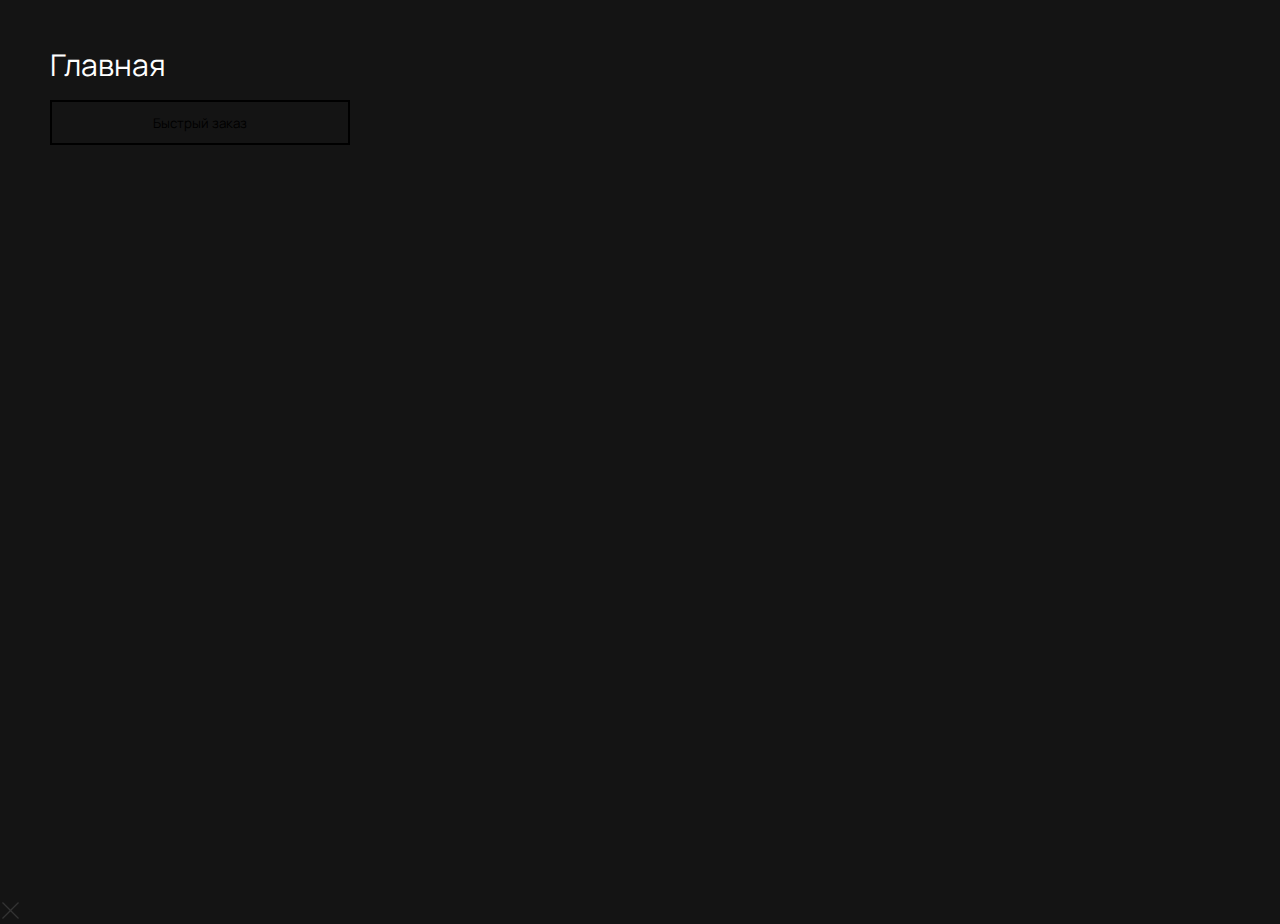
<file: nav.html>
<!DOCTYPE html> <html lang="ru">

<head>
    <meta charset="UTF-8">
    <meta name="viewport" content="width=device-width, initial-scale=1.0">
    <meta name="description" content="">
    <meta name="keywords" content="">
    <link rel="stylesheet" href="css/libs.min.css">
    <link rel="stylesheet" href="css/style.min.css">
    <title>Главная</title>
</head>


<style>
    .wrapper a {
        font-size: 30px;
        text-transform: capitalize;
    }
    
    .wrapper button {
        margin-bottom: 25px;
        width: 300px;
        height: 45px;
    }
</style>

<body>

    <div class="wrapper" style="padding: 50px;">
        <a href="index.html" style="display: block; margin-bottom: 20px;">
            Главная
        </a>




        <button style="border: 2px solid #000;margin-bottom: 20px;" data-bs-toggle="modal" data-bs-target="#quickOrder">
            Быстрый заказ
        </button>

    </div>

    <div class="modal" id="quickOrder" aria-hidden="true">
    <div class="modal-dialog">
        <button type="button" class="modal__close" data-bs-dismiss="modal" aria-label="Close">
            <svg width="20" height="20" viewBox="0 0 20 20" fill="none" xmlns="http://www.w3.org/2000/svg">
                <path fill-rule="evenodd" clip-rule="evenodd" d="M9.55401 10.5L2 2.94599L2.94599 2L10.5 9.55401L18.054 2L19 2.94599L11.446 10.5L19 18.054L18.054 19L10.5 11.446L2.94599 19L2 18.054L9.55401 10.5Z" fill="#333333"/>
            </svg>
        </button>



    </div>
</div>


<!-- <div class="modal-backdrop show"></div> -->
    <!--  -->
    <script src="js/libs.min.js"></script>
<script src="js/main.min.js"></script>

</body>

</html>
</file>
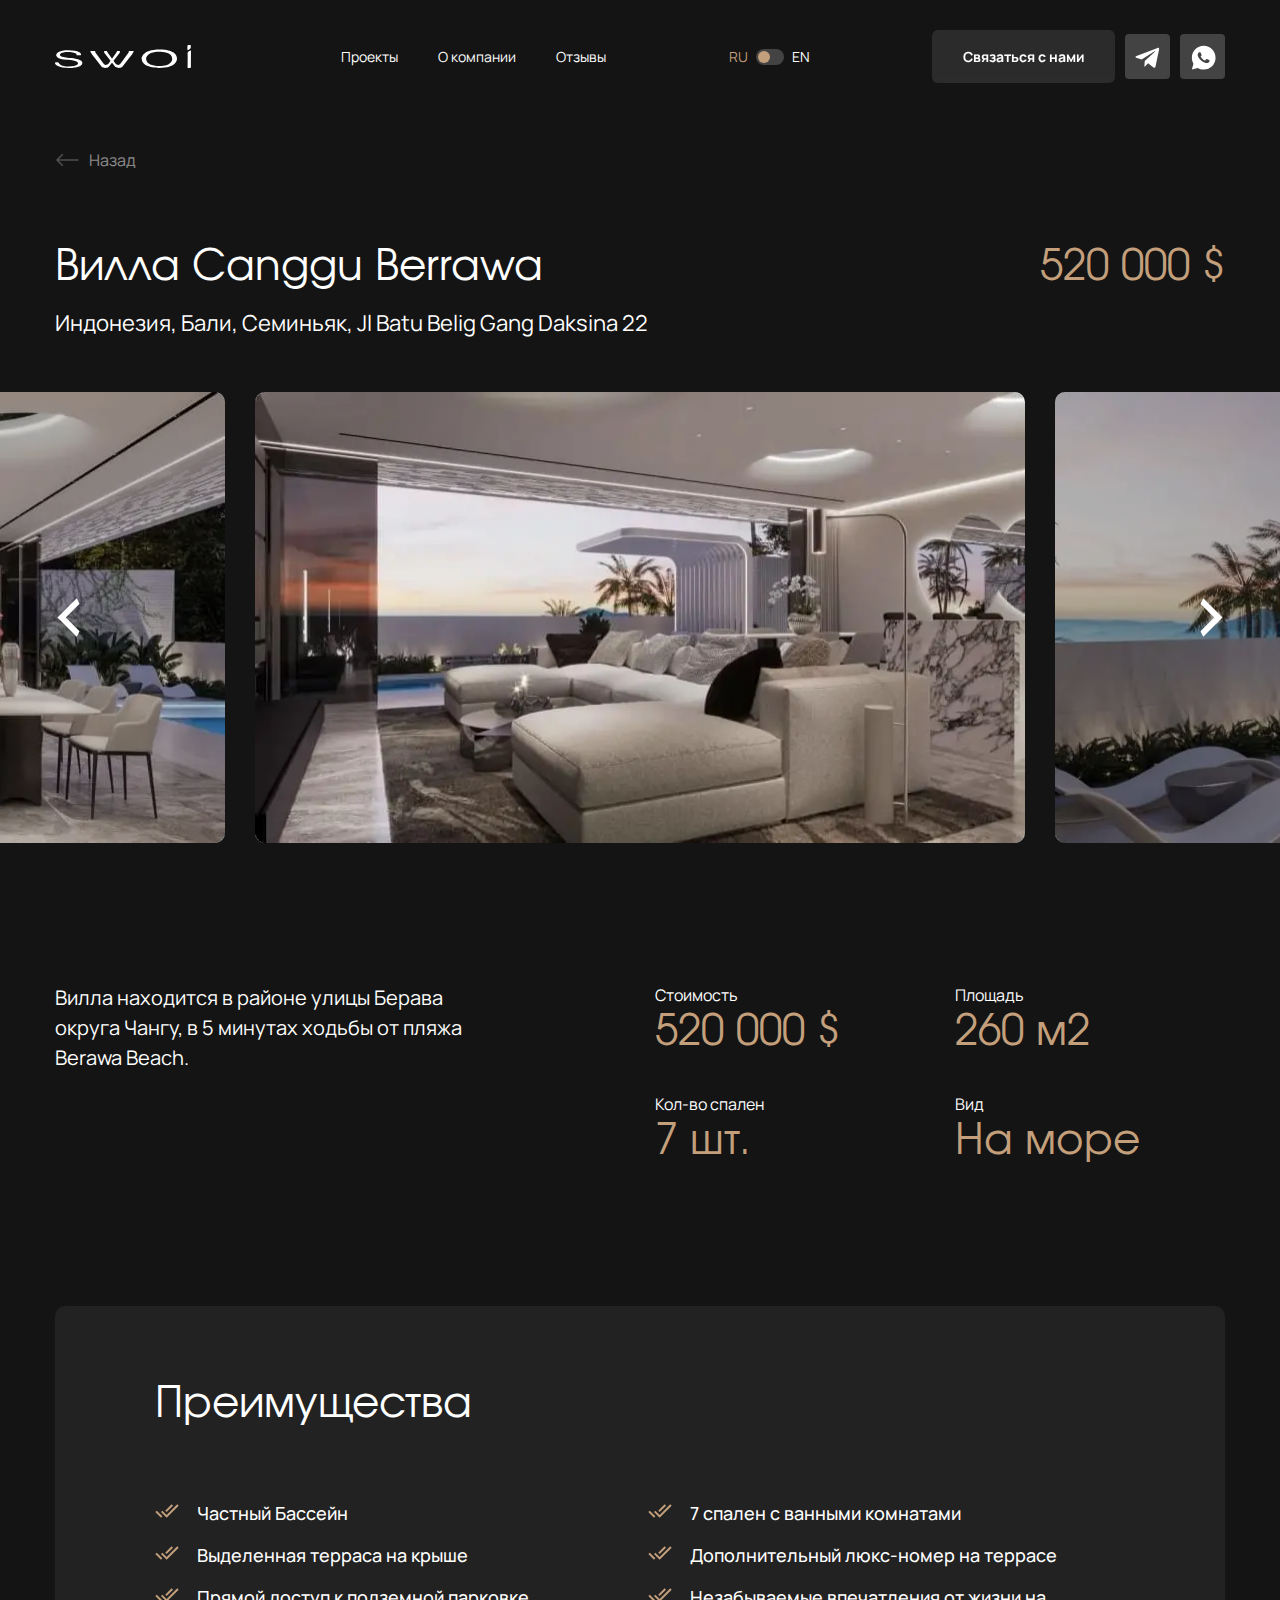
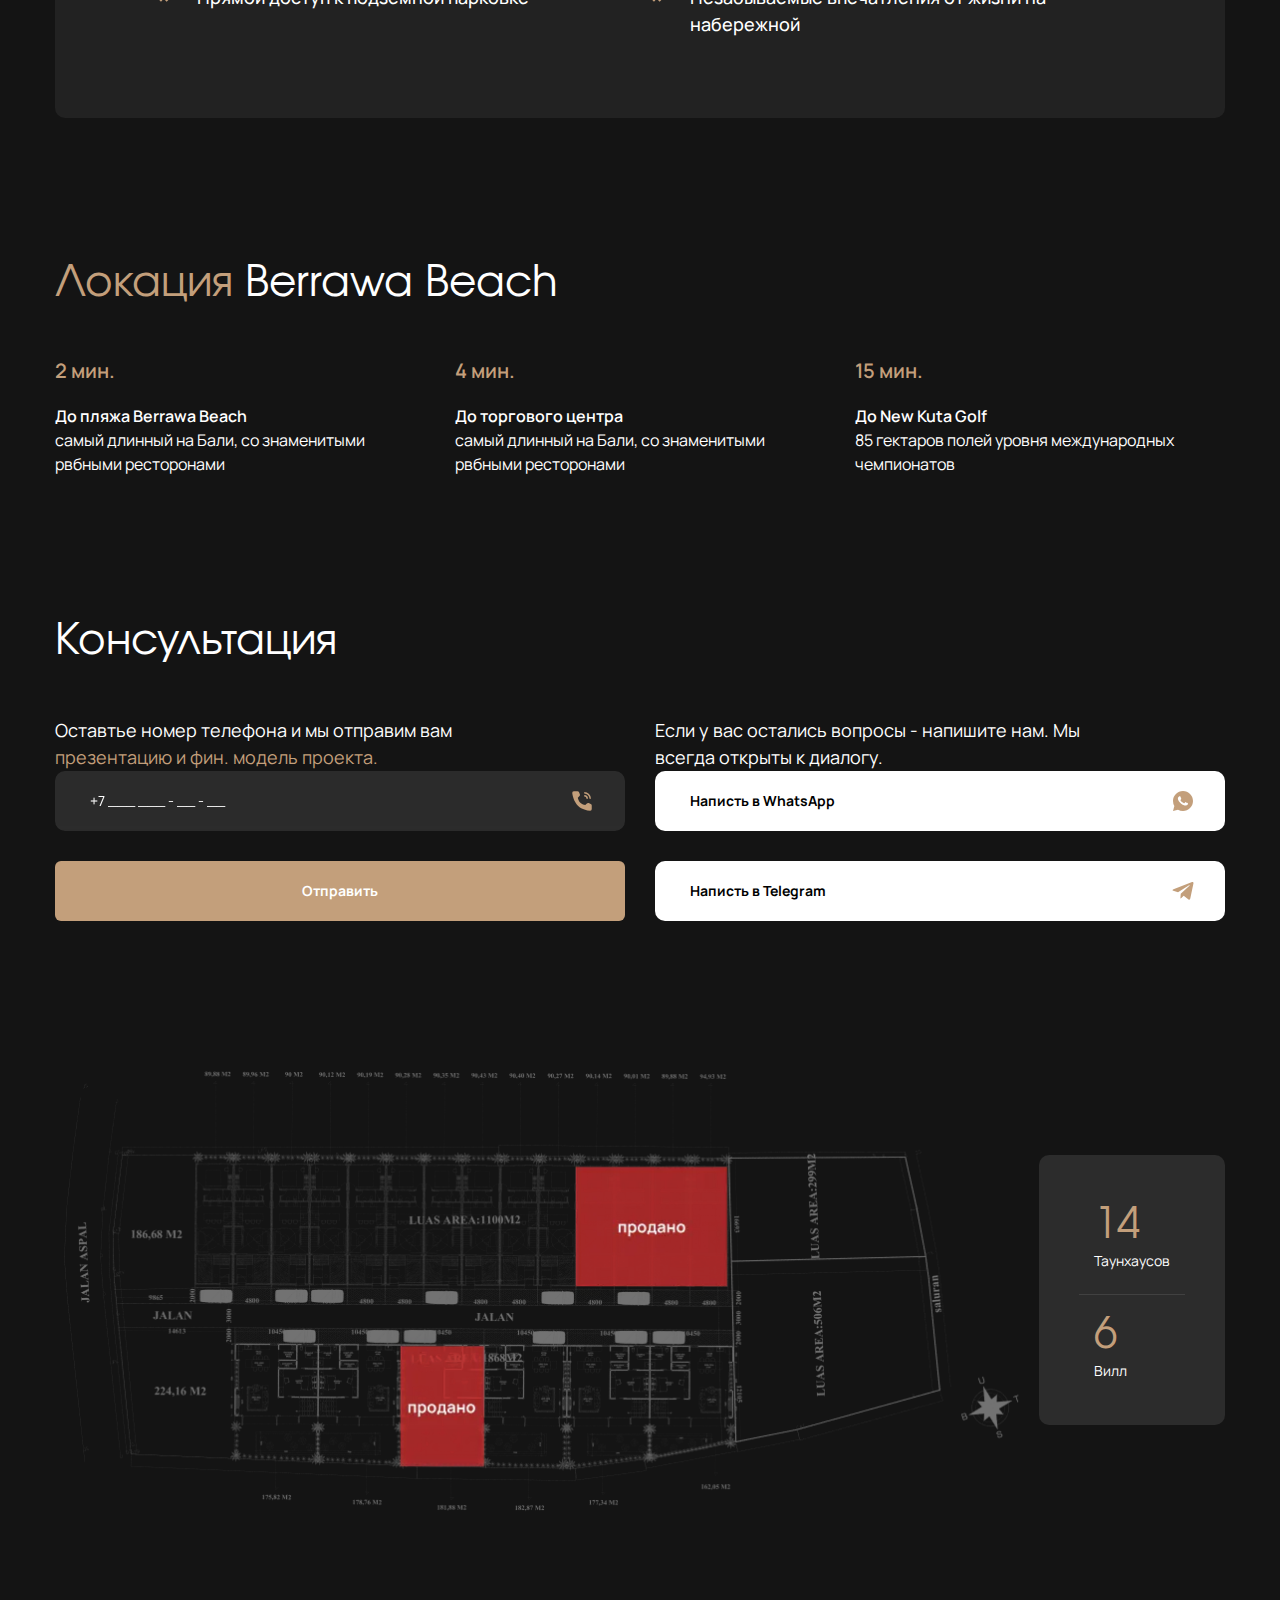
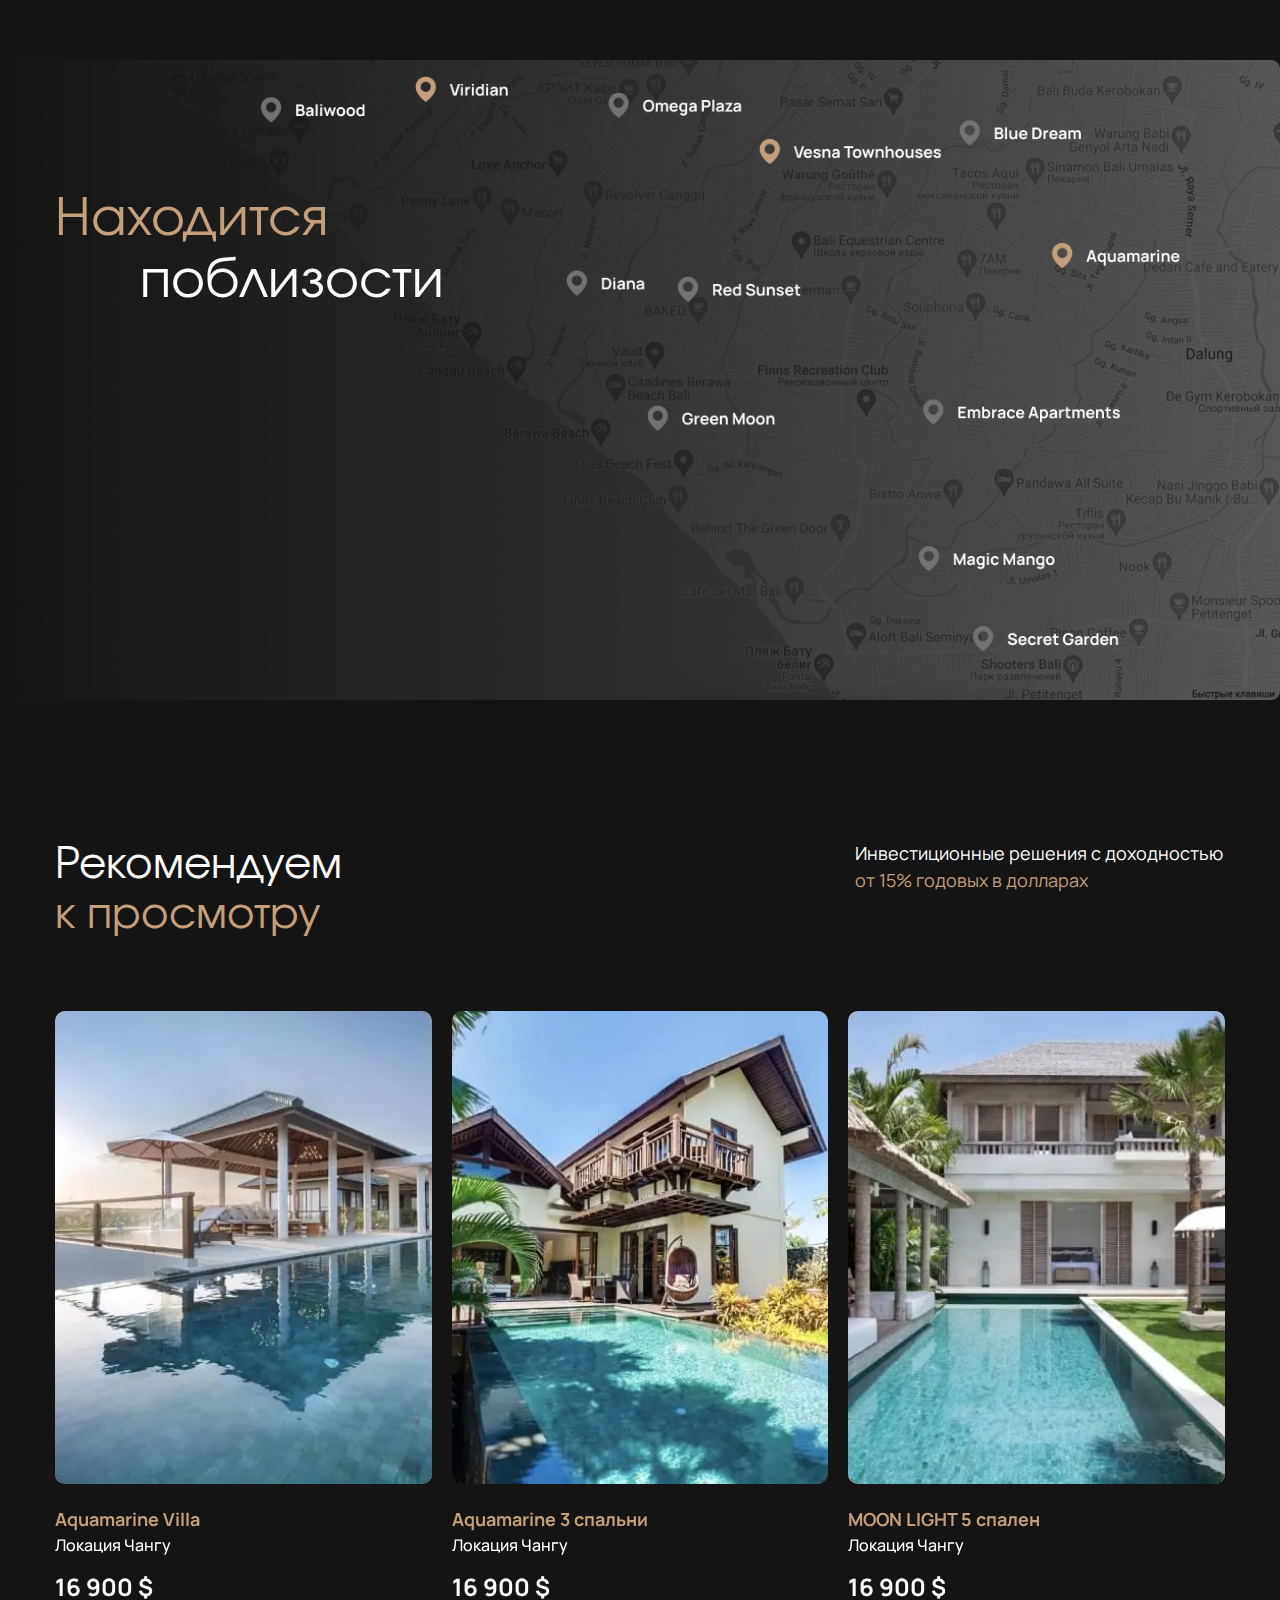
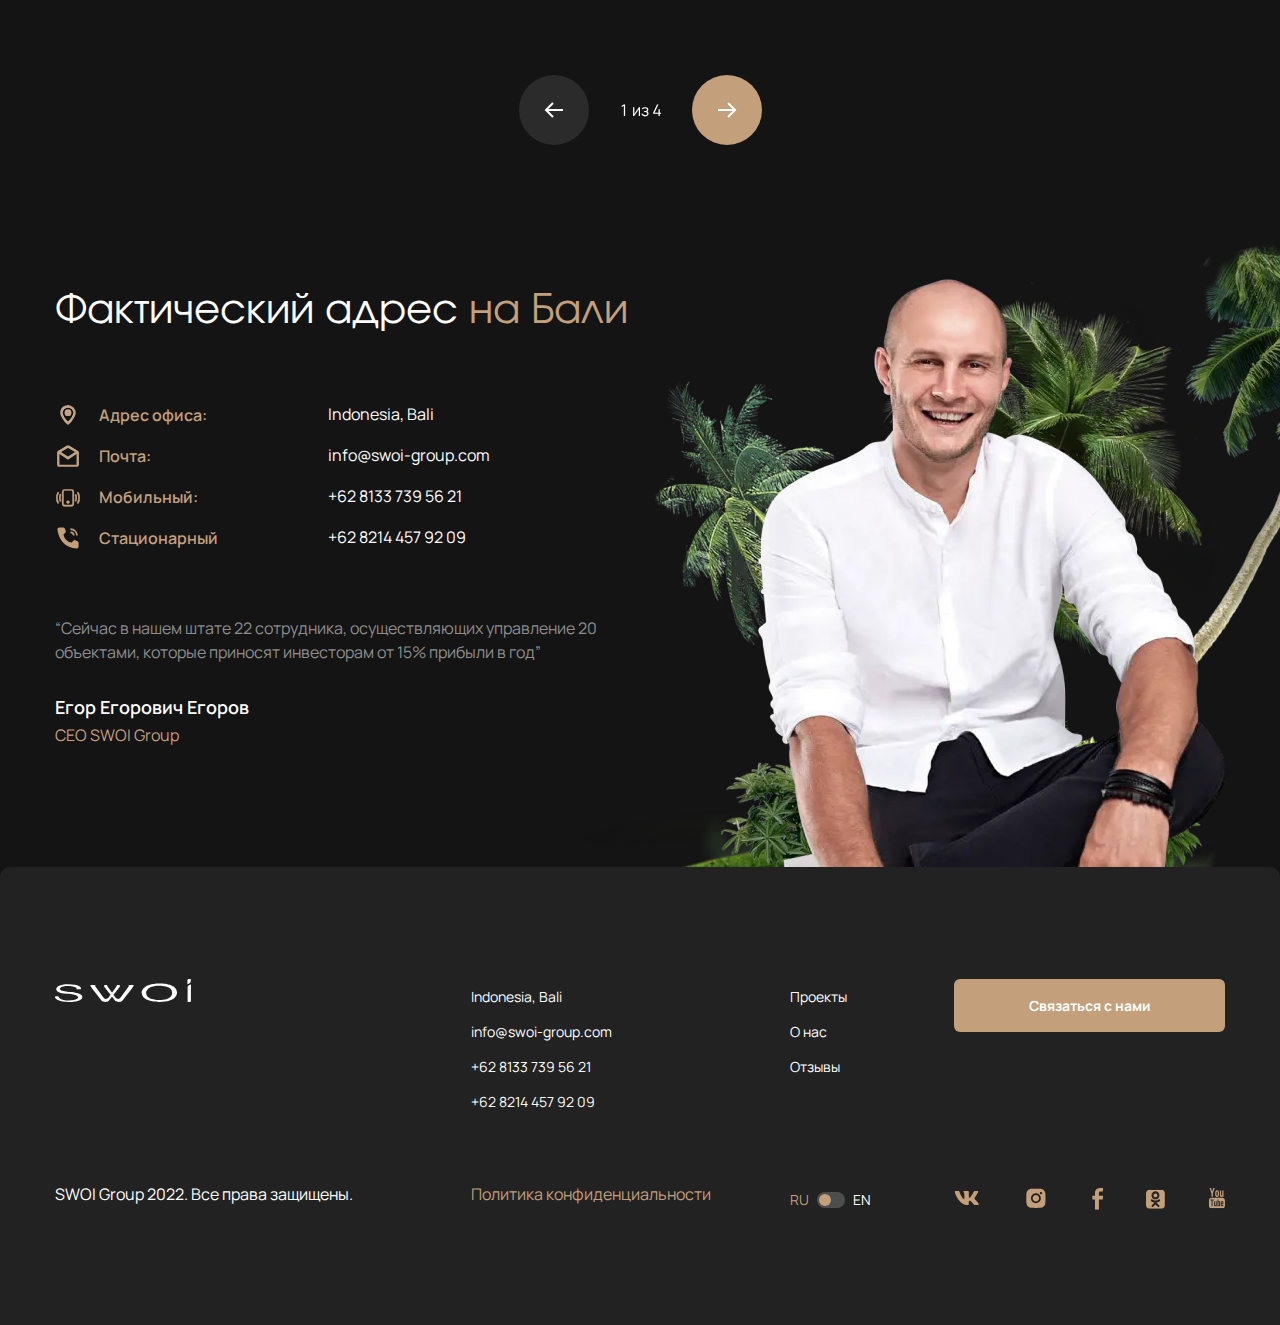
<file: object.html>
<!DOCTYPE html> <html lang="ru">

<head>
    <meta charset="UTF-8">
    <meta name="viewport" content="width=device-width, initial-scale=1.0">
    <meta name="description" content="">
    <meta name="keywords" content="">
    <link rel="stylesheet" href="css/libs.min.css">
    <link rel="stylesheet" href="css/style.min.css">
    <title>Объект</title>
</head>

<body>
    <div class="wrapper">
        <header class="header">
            <div class="container">
    <div class="header__inner">
        <a href="" class="header__logo logo">
            <img src="img/logo.svg" alt="">
        </a>
        <div class="header__socials">
            <a href="" class="header__social">
                <svg width="16" height="16" viewBox="0 0 16 16" fill="none" xmlns="http://www.w3.org/2000/svg">
                    <path d="M13.0983 3.14314L1.88967 7.46538C1.12473 7.77262 1.12915 8.19935 1.74933 8.38963L4.62703 9.28734L11.2852 5.08647C11.6 4.89492 11.8877 4.99797 11.6512 5.20785L6.2568 10.0763H6.25553L6.2568 10.0769L6.05829 13.0431C6.3491 13.0431 6.47743 12.9097 6.64053 12.7523L8.03829 11.3931L10.9457 13.5407C11.4818 13.8359 11.8668 13.6842 12.0002 13.0444L13.9088 4.04969C14.1041 3.26642 13.6097 2.91176 13.0983 3.14314Z" fill="white"/>
                </svg>
            </a>
            <a href="" class="header__social">
                <svg width="16" height="16" viewBox="0 0 16 16" fill="none" xmlns="http://www.w3.org/2000/svg">
                    <path d="M2.05918 14.7014L2.91389 11.5607C2.3507 10.5953 2.05481 9.49728 2.05665 8.37958C2.05665 4.88803 4.88694 2.05774 8.37849 2.05774C11.87 2.05774 14.7003 4.88803 14.7003 8.37958C14.7003 11.8711 11.87 14.7014 8.37849 14.7014C7.26128 14.7032 6.16373 14.4076 5.1986 13.8448L2.05918 14.7014ZM6.09694 5.41337C6.0153 5.41844 5.93552 5.43994 5.8624 5.47659C5.79382 5.51542 5.73122 5.56397 5.67653 5.62073C5.60067 5.69216 5.55768 5.75412 5.51153 5.81418C5.27789 6.11825 5.15221 6.49151 5.15435 6.87498C5.15561 7.18475 5.23653 7.4863 5.36297 7.76826C5.62153 8.33849 6.04699 8.94222 6.60901 9.50171C6.74429 9.63636 6.87642 9.77165 7.01866 9.89745C7.71621 10.5116 8.54744 10.9545 9.44625 11.1909L9.80596 11.2459C9.92291 11.2522 10.0399 11.2434 10.1575 11.2377C10.3416 11.2282 10.5213 11.1783 10.6841 11.0916C10.7669 11.049 10.8476 11.0026 10.9262 10.9526C10.9262 10.9526 10.9534 10.9349 11.0052 10.8957C11.0906 10.8325 11.143 10.7876 11.2138 10.7136C11.2663 10.6592 11.3118 10.5954 11.3466 10.5227C11.3959 10.4196 11.4452 10.223 11.4654 10.0593C11.4806 9.93412 11.4762 9.86584 11.4743 9.82349C11.4718 9.75584 11.4155 9.68567 11.3542 9.65596L10.9862 9.49096C10.9862 9.49096 10.4362 9.25136 10.1006 9.09837C10.0652 9.08294 10.0272 9.07416 9.98866 9.07245C9.94541 9.06801 9.9017 9.07288 9.86049 9.08673C9.81927 9.10057 9.78149 9.12308 9.7497 9.15274V9.15148C9.74653 9.15148 9.70418 9.18751 9.24711 9.7413C9.22087 9.77655 9.18474 9.8032 9.14331 9.81783C9.10187 9.83247 9.05702 9.83444 9.01447 9.82349C8.97327 9.81247 8.93292 9.79853 8.89372 9.78176C8.81533 9.74889 8.78814 9.73625 8.73441 9.71285L8.73125 9.71159C8.36958 9.55369 8.03472 9.3404 7.73872 9.07941C7.65906 9.00987 7.5851 8.934 7.50924 8.86067C7.26052 8.62249 7.04377 8.35303 6.86441 8.05906L6.82711 7.999C6.80032 7.95865 6.77866 7.91511 6.76263 7.86941C6.7386 7.77648 6.80119 7.70188 6.80119 7.70188C6.80119 7.70188 6.95481 7.53372 7.02625 7.44268C7.08573 7.36702 7.14123 7.28832 7.19251 7.20688C7.26711 7.08676 7.2905 6.96349 7.2513 6.86803C7.07429 6.43561 6.89096 6.0051 6.70257 5.57774C6.66527 5.49303 6.55464 5.43234 6.45412 5.42033C6.41998 5.41653 6.38584 5.41274 6.35171 5.41021C6.26681 5.40599 6.18173 5.40684 6.09694 5.41274V5.41337Z" fill="white"/>
                </svg>
            </a>
        </div>
        <button class="header__burger">
            <span></span>
            <span></span>
        </button>
        <div class="header__mob">
            <nav class="nav">
                <a href="" class="nav__link">Проекты</a>
                <a href="" class="nav__link"> О компании</a>
                <a href="" class="nav__link">Отзывы</a>
            </nav>
            <div class="header__lang lang">
                <input type="checkbox" id="lang">
                <label for="lang"></label>
                <span class="lang__item lang__first">RU</span>
                <span class="lang__item lang__second">EN</span>
            </div>
            <button class="header__btn mbtn mbtn-secondary">Связаться с нами</button>
        </div>
    </div>
</div>

        </header>
        <main class="content">

            <section class="object">
                <div class="container">
                    <div class="object__nav">
                        <a href="" class="object__back">
                            <svg width="24" height="24" viewBox="0 0 24 24" fill="none" xmlns="http://www.w3.org/2000/svg">
                                <g opacity="0.5">
                                    <path d="M23.3123 11.25H3.75414L8.25391 6.75022L7.19327 5.68958L0.882812 12L7.19327 18.3105L8.25391 17.2498L3.75405 12.75H23.3123V11.25Z" fill="white"/>
                                </g>
                            </svg>
                            <span>Назад</span>
                        </a>
                    </div>
                    <div class="object__top">
                        <h1 class="object__title display2">Вилла Canggu Berrawa</h1>
                        <div class="object__price display2 accent-color">520 000 $</div>
                    </div>
                    <div class="object__desc">Индонезия, Бали, Семиньяк, Jl Batu Belig Gang Daksina 22</div>
                    <div class="object__slider">
                        <div class="swiper-container">
                            <div class="swiper-wrapper">
                                <div class="swiper-slide">
                                    <img src="img/object.webp" alt="">
                                </div>
                                <div class="swiper-slide">
                                    <img src="img/object2.webp" alt="">
                                </div>
                                <div class="swiper-slide">
                                    <img src="img/object3.webp" alt="">
                                </div>
                            </div>
                        </div>
                        <div class="swiper-button-prev">
                            <svg width="55" height="55" viewBox="0 0 55 55" fill="none" xmlns="http://www.w3.org/2000/svg">
                                <path d="M38.5 41.25L24.75 27.5L38.5 13.75L35.75 8.25L16.5 27.5L35.75 46.75L38.5 41.25Z" fill="white"/>
                            </svg>
                        </div>
                        <div class="swiper-button-next">
                            <svg width="55" height="55" viewBox="0 0 55 55" fill="none" xmlns="http://www.w3.org/2000/svg">
                                <path d="M16.5 41.25L30.25 27.5L16.5 13.75L19.25 8.25L38.5 27.5L19.25 46.75L16.5 41.25Z" fill="white"/>
                            </svg>
                        </div>
                    </div>
                    <div class="object__info">
                        <div class="object__info-desc">Вилла находится в районе улицы Берава округа Чангу, в 5 минутах ходьбы от пляжа Berawa Beach.</div>
                        <div class="object__info-right">
                            <div class="object__info-items">
                                <div class="object__info-item">
                                    <div class="object__info-title medium-text">Стоимость</div>
                                    <div class="object__info-num display2 accent-color">520 000 $</div>
                                </div>
                                <div class="object__info-item">
                                    <div class="object__info-title medium-text">Площадь</div>
                                    <div class="object__info-num display2 accent-color">260 м2</div>
                                </div>
                                <div class="object__info-item">
                                    <div class="object__info-title medium-text">Кол-во спален</div>
                                    <div class="object__info-num display2 accent-color">7 шт.</div>
                                </div>
                                <div class="object__info-item">
                                    <div class="object__info-title medium-text">Вид</div>
                                    <div class="object__info-num display2 accent-color">На море</div>
                                </div>
                            </div>
                        </div>
                    </div>
                    <div class="advantages">
                        <h2 class="advantages__title display2">Преимущества</h2>
                        <ul class="advantages__list large-text">
                            <li>Частный Бассейн</li>
                            <li>7 спален с ванными комнатами</li>
                            <li>Выделенная терраса на крыше</li>
                            <li>Дополнительный люкс-номер на террасе</li>
                            <li>Прямой доступ к подземной парковке</li>
                            <li>Незабываемые впечатления от жизни на набережной</li>
                        </ul>
                    </div>
                    <div class="location">
                        <h3 class="location__title display2">
                            <span class="accent-color">Локация</span> Berrawa Beach
                        </h3>
                        <div class="location__items">
                            <div class="location__item">
                                <div class="location__time accent-color">2 мин.</div>
                                <div class="location__subtitle medium-text semi-bold">До пляжа Berrawa Beach</div>
                                <div class="location__desc medium-text">самый длинный на Бали, со знаменитыми рвбными ресторонами</div>
                            </div>
                            <div class="location__item">
                                <div class="location__time accent-color">4 мин.</div>
                                <div class="location__subtitle medium-text semi-bold">До торгового центра</div>
                                <div class="location__desc medium-text">самый длинный на Бали, со знаменитыми рвбными ресторонами</div>
                            </div>
                            <div class="location__item">
                                <div class="location__time accent-color">15 мин.</div>
                                <div class="location__subtitle medium-text semi-bold">До New Kuta Golf</div>
                                <div class="location__desc medium-text">85 гектаров полей уровня международных чемпионатов</div>
                            </div>
                        </div>
                    </div>
                    <div class="consult">
                        <div class="consult__title display2">Консультация</div>
                        <div class="consult__grid">
                            <div class="consult__desc large-text">
                                Оставтье номер телефона и мы отправим вам
                                <a class="accent-color" href="">презентацию и фин. модель проекта.</a>
                            </div>
                            <div class="consult__desc large-text">Если у вас остались вопросы - напишите нам. Мы <br> всегда открыты к диалогу.</div>
                        </div>
                        <div class="consult__grid consult__grid--m0">
                            <form action="" class="consult__form">
                                <fieldset class="fg">
                                    <input type="text" placeholder="+7 ___ ___ - __ - __">
                                    <img src="img/phone.svg" alt="" class="fg__icon">
                                </fieldset>
                                <button class="consult__btn mbtn mbtn-accent">Отправить</button>
                            </form>
                            <div class="consult__info">
                                <a href="" class="social">
                                    <span>Написть в WhatsApp</span>
                                    <img src="img/whatsapp.svg" alt="">
                                </a>
                                <a href="" class="social">
                                    <span>Написть в Telegram</span>
                                    <img src="img/telegram.svg" alt="">
                                </a>
                            </div>
                        </div>
                    </div>
                </div>
            </section>

            <section class="scheme scheme--object">
                <div class="container">
    <div class="scheme__inner">
        <div class="scheme__img">
            <img src="img/scheme.webp" alt="">
        </div>
        <div class="scheme__content">
            <div class="scheme__info">
                <div class="scheme__item">
                    <div class="scheme__num display2 accent-color">14</div>
                    <div class="scheme__desc small-text">Таунхаусов</div>
                </div>
                <div class="scheme__item">
                    <div class="scheme__num display2 accent-color">6</div>
                    <div class="scheme__desc small-text">Вилл</div>
                </div>
            </div>
        </div>
    </div>
</div>

            </section>

            <section class="map">
                <div class="map__content">
                    <div class="container">
                        <div class="map__title display1 accent-color">
                            Находится
                            <span>поблизости</span>
                        </div>
                    </div>
                </div>
                <div class="map__img">
                    <img src="img/map.png" alt="">
                </div>
            </section>

            <section class="collection">
    <div class="container">
        <div class="collection__top">
            <div class="collection__title display2">
                Рекомендуем <span class='accent-color'>к просмотру</span>
            </div>
            <div class="collection__desc large-text">
                Инвестиционные решения с доходностью <span class="accent-color">от 15% годовых в долларах</span>
            </div>
        </div>
        <div class="collection__slider">
            <div class="swiper-container">
                <div class="swiper-wrapper">
                    <div class="object-card swiper-slide">
    <div class="object-card__img">
        <img src="img/collection.webp" alt="">
        <a href="" class="object-card__link mbtn mbtn-accent">Подробнее</a>
    </div>
    <a href="" class="object-card__title large-text bold accent-color">Aquamarine Villa</a>
    <div class="object-card__desc medium-text medium">Локация Чангу</div>
    <div class="object-card__price bold">16 900 $</div>
</div>

                    <div class="object-card swiper-slide">
    <div class="object-card__img">
        <img src="img/collection2.webp" alt="">
        <a href="" class="object-card__link mbtn mbtn-accent">Подробнее</a>
    </div>
    <a href="" class="object-card__title large-text bold accent-color">Aquamarine 3 спальни</a>
    <div class="object-card__desc medium-text medium">Локация Чангу</div>
    <div class="object-card__price bold">16 900 $</div>
</div>

                    <div class="object-card swiper-slide">
    <div class="object-card__img">
        <img src="img/collection3.webp" alt="">
        <a href="" class="object-card__link mbtn mbtn-accent">Подробнее</a>
    </div>
    <a href="" class="object-card__title large-text bold accent-color">MOON LIGHT 5 спален</a>
    <div class="object-card__desc medium-text medium">Локация Чангу</div>
    <div class="object-card__price bold">16 900 $</div>
</div>

                    <div class="object-card swiper-slide">
    <div class="object-card__img">
        <img src="img/collection2.webp" alt="">
        <a href="" class="object-card__link mbtn mbtn-accent">Подробнее</a>
    </div>
    <a href="" class="object-card__title large-text bold accent-color">Aquamarine 3 спальни</a>
    <div class="object-card__desc medium-text medium">Локация Чангу</div>
    <div class="object-card__price bold">16 900 $</div>
</div>

                    <div class="object-card swiper-slide">
    <div class="object-card__img">
        <img src="img/collection2.webp" alt="">
        <a href="" class="object-card__link mbtn mbtn-accent">Подробнее</a>
    </div>
    <a href="" class="object-card__title large-text bold accent-color">Aquamarine 3 спальни</a>
    <div class="object-card__desc medium-text medium">Локация Чангу</div>
    <div class="object-card__price bold">16 900 $</div>
</div>

                    <div class="object-card swiper-slide">
    <div class="object-card__img">
        <img src="img/collection2.webp" alt="">
        <a href="" class="object-card__link mbtn mbtn-accent">Подробнее</a>
    </div>
    <a href="" class="object-card__title large-text bold accent-color">Aquamarine 3 спальни</a>
    <div class="object-card__desc medium-text medium">Локация Чангу</div>
    <div class="object-card__price bold">16 900 $</div>
</div>

                </div>
            </div>
            <div class="collection__nav">
                <div class="swiper-button-prev mbtn mbtn-accent">
                    <svg width="24" height="24" viewBox="0 0 24 24" fill="none" xmlns="http://www.w3.org/2000/svg">
                        <path d="M20.9999 11H6.41394L11.7069 5.70697L10.2929 4.29297L2.58594 12L10.2929 19.707L11.7069 18.293L6.41394 13H20.9999V11Z" fill="white"/>
                    </svg>
                </div>
                <div class="swiper-pagination medium-text" data-phrase="из"></div>
                <div class="swiper-button-next mbtn mbtn-accent">
                    <svg width="24" height="24" viewBox="0 0 24 24" fill="none" xmlns="http://www.w3.org/2000/svg">
                        <path d="M3.00006 11H17.5861L12.2931 5.70697L13.7071 4.29297L21.4141 12L13.7071 19.707L12.2931 18.293L17.5861 13H3.00006V11Z" fill="white"/>
                    </svg>
                </div>
            </div>
        </div>
    </div>
</section>


            <section class="address">
                <div class="container">
                    <div class="address__inner">
                        <div class="address__content">
                            <div class="address__title display3">
                                Фактический адрес <span class="accent-color">на Бали</span>
                            </div>
                            <div class="address__info">
                                <div class="address__info-item">
                                    <div class="address__info-title medium-text accent-color semi-bold">
                                        <i class="address__info-icon">
                                            <img src="img/marker.svg" alt="">
                                        </i>
                                        <span>Адрес офиса:</span>
                                    </div>
                                    <div class="address__info-desc medium-text">Indonesia, Bali</div>
                                </div>
                                <div class="address__info-item">
                                    <div class="address__info-title medium-text accent-color semi-bold">
                                        <i class="address__info-icon">
                                            <img src="img/mail.svg" alt="">
                                        </i>
                                        <span>Почта:</span>
                                    </div>
                                    <a href="mailto:info@swoi-group.com" class="address__info-desc medium-text">info@swoi-group.com</a>
                                </div>
                                <div class="address__info-item">
                                    <div class="address__info-title medium-text accent-color semi-bold">
                                        <i class="address__info-icon">
                                            <img src="img/phone2.svg" alt="">
                                        </i>
                                        <span>Мобильный:</span>
                                    </div>
                                    <a href="tel:+62 8133 739 56 21" class="address__info-desc medium-text">+62 8133 739 56 21</a>
                                </div>
                                <div class="address__info-item">
                                    <div class="address__info-title medium-text accent-color semi-bold">
                                        <i class="address__info-icon">
                                            <img src="img/phone.svg" alt="">
                                        </i>
                                        <span>Стационарный</span>
                                    </div>
                                    <a href="tel:+62 8214 457 92 09" class="address__info-desc medium-text">+62 8214 457 92 09</a>
                                </div>
                            </div>
                            <div class="address__desc medium-text">
                                “Сейчас в нашем штате 22 сотрудника, осуществляющих управление
                                20 объектами, которые приносят инвесторам от 15% прибыли в год”
                            </div>
                            <div class="address__name semi-bold large-text">Егор Егорович Егоров</div>
                            <div class="address__position medium-text accent-color">CEO SWOI Group</div>
                        </div>
                        <div class="address__img">
                            <img src="img/man2.webp" alt="" class="address__img-man">
                            <img src="img/tree.webp" alt="" class="address__img-tree">
                        </div>
                    </div>
                </div>
            </section>

        </main>
        <footer class="footer">
            <div class="container">
    <div class="footer__top footer__grid">
        <div class="footer__col">
            <a href="" class="footer__logo logo">
                <img src="img/logo.svg" alt="">
            </a>
        </div>
        <div class="footer__col">
            <div class="footer__contacts">
                <div class="footer__link">Indonesia, Bali</div>
                <a href="mailto:info@swoi-group.com" class="footer__link">info@swoi-group.com</a>
                <a href="tel:+6281337395621" class="footer__link">+62 8133 739 56 21</a>
                <a href="tel:+6282144579209" class="footer__link">+62 8214 457 92 09</a>
            </div>
        </div>
        <div class="footer__col">
            <div class="footer__contacts">
                <a href="" class="footer__link">Проекты</a>
                <a href="" class="footer__link">О нас</a>
                <a href="" class="footer__link">Отзывы</a>
            </div>
        </div>
        <button class="footer__btn mbtn mbtn-accent">Связаться с нами</button>
    </div>
    <div class="footer__bottom footer__grid">
        <div class="footer__privacy">SWOI Group 2022. Все права защищены.</div>
        <a href="" class="footer__conf accent-color">Политика конфиденциальности</a>
        <div class="footer__lang lang">
            <input type="checkbox" id="lang2">
            <label for="lang2"></label>
            <span class="lang__item lang__first">RU</span>
            <span class="lang__item lang__second">EN</span>
        </div>
        <div class="footer__socials">
            <a href="" class="footer__socials-item">
                <svg width="26" height="24" viewBox="0 0 26 24" fill="none" xmlns="http://www.w3.org/2000/svg">
                    <path d="M24.2137 4.86573C24.3781 4.31303 24.2137 3.90625 23.4229 3.90625H20.806C20.1395 3.90625 19.833 4.25555 19.6686 4.64465C19.6686 4.64465 18.3357 7.87681 16.4519 9.97263C15.8432 10.5784 15.5633 10.7729 15.2301 10.7729C15.0657 10.7729 14.8125 10.5784 14.8125 10.0257V4.86573C14.8125 4.20249 14.6259 3.90625 14.075 3.90625H9.96082C9.54318 3.90625 9.29438 4.21576 9.29438 4.50316C9.29438 5.13102 10.2363 5.27693 10.334 7.04556V10.8835C10.334 11.7236 10.183 11.8783 9.84974 11.8783C8.96116 11.8783 6.8019 8.6329 5.52234 4.91879C5.26465 4.19807 5.0114 3.90625 4.34052 3.90625H1.72364C0.977231 3.90625 0.826172 4.25555 0.826172 4.64465C0.826172 5.33441 1.71476 8.76112 4.96253 13.2888C7.12623 16.3795 10.1741 18.0552 12.9465 18.0552C14.6126 18.0552 14.8169 17.6838 14.8169 17.0427C14.8169 14.0891 14.6659 13.8105 15.5011 13.8105C15.8877 13.8105 16.5541 14.0051 18.1091 15.4952C19.8863 17.2638 20.1795 18.0552 21.1747 18.0552H23.7916C24.538 18.0552 24.9157 17.6838 24.698 16.9499C24.2004 15.4067 20.8371 12.232 20.686 12.0198C20.2995 11.5246 20.4106 11.3035 20.686 10.8614C20.6905 10.8569 23.8849 6.38232 24.2137 4.86573Z" fill="#C39F7B"/>
                </svg>
            </a>
            <a href="" class="footer__socials-item">
                <svg width="26" height="25" viewBox="0 0 26 25" fill="none" xmlns="http://www.w3.org/2000/svg">
                    <path d="M12.8962 9.09963C11.1323 9.09963 9.69293 10.539 9.69293 12.3029C9.69293 14.0667 11.1323 15.5061 12.8962 15.5061C14.66 15.5061 16.0994 14.0667 16.0994 12.3029C16.0994 10.539 14.66 9.09963 12.8962 9.09963ZM22.5034 12.3029C22.5034 10.9764 22.5155 9.66194 22.441 8.33787C22.3665 6.79994 22.0156 5.43502 20.891 4.31041C19.764 3.18339 18.4015 2.83495 16.8635 2.76046C15.5371 2.68597 14.2226 2.69798 12.8986 2.69798C11.5721 2.69798 10.2576 2.68597 8.93357 2.76046C7.39564 2.83495 6.03072 3.18579 4.90611 4.31041C3.77909 5.43742 3.43066 6.79994 3.35616 8.33787C3.28167 9.66434 3.29368 10.9788 3.29368 12.3029C3.29368 13.6269 3.28167 14.9438 3.35616 16.2678C3.43066 17.8058 3.7815 19.1707 4.90611 20.2953C6.03313 21.4223 7.39564 21.7708 8.93357 21.8453C10.26 21.9197 11.5745 21.9077 12.8986 21.9077C14.225 21.9077 15.5395 21.9197 16.8635 21.8453C18.4015 21.7708 19.7664 21.4199 20.891 20.2953C22.018 19.1683 22.3665 17.8058 22.441 16.2678C22.5179 14.9438 22.5034 13.6293 22.5034 12.3029ZM12.8962 17.2315C10.1687 17.2315 7.96756 15.0303 7.96756 12.3029C7.96756 9.57543 10.1687 7.37426 12.8962 7.37426C15.6236 7.37426 17.8248 9.57543 17.8248 12.3029C17.8248 15.0303 15.6236 17.2315 12.8962 17.2315ZM18.0266 8.32345C17.3898 8.32345 16.8756 7.80921 16.8756 7.17241C16.8756 6.5356 17.3898 6.02136 18.0266 6.02136C18.6634 6.02136 19.1777 6.5356 19.1777 7.17241C19.1778 7.32362 19.1482 7.47338 19.0904 7.61312C19.0326 7.75285 18.9479 7.87982 18.8409 7.98674C18.734 8.09366 18.6071 8.17844 18.4673 8.23622C18.3276 8.294 18.1778 8.32364 18.0266 8.32345Z" fill="#C39F7B"/>
                </svg>
            </a>
            <a href="" class="footer__socials-item">
                <svg width="12" height="23" viewBox="0 0 12 23" fill="none" xmlns="http://www.w3.org/2000/svg">
                    <g clip-path="url(#clip0_159_492)">
                        <path d="M2.96311 22.6385V12.4777H0.199219V8.81939H2.96311V5.69468C2.96311 3.23926 4.59576 0.984375 8.35772 0.984375C9.88088 0.984375 11.0072 1.12632 11.0072 1.12632L10.9184 4.5426C10.9184 4.5426 9.76978 4.53173 8.51632 4.53173C7.15971 4.53173 6.94236 5.13945 6.94236 6.14812V8.81939H11.0263L10.8486 12.4777H6.94236V22.6385H2.96311Z" fill="#C39F7B"/>
                    </g>
                    <defs>
                        <clipPath id="clip0_159_492">
                            <rect width="10.8271" height="21.6541" fill="white" transform="translate(0.199219 0.984375)"/>
                        </clipPath>
                    </defs>
                </svg>
            </a>
            <a href="" class="footer__socials-item">
                <svg width="19" height="20" viewBox="0 0 19 20" fill="none" xmlns="http://www.w3.org/2000/svg">
                    <g clip-path="url(#clip0_159_495)">
                        <path d="M11.4162 6.35095C11.4162 6.89161 11.2257 7.3524 10.8448 7.73333C10.4639 8.11425 10.0031 8.30471 9.4624 8.30471C8.92174 8.30471 8.46095 8.11425 8.08003 7.73333C7.69911 7.3524 7.50865 6.89161 7.50865 6.35095C7.50865 5.81029 7.69911 5.3495 8.08003 4.96858C8.46095 4.58765 8.92174 4.39719 9.4624 4.39719C10.0031 4.39719 10.4639 4.58765 10.8448 4.96858C11.2257 5.3495 11.4162 5.81029 11.4162 6.35095ZM14.0457 10.8114C13.9638 10.6476 13.8491 10.5165 13.7017 10.4182C13.5542 10.3199 13.3597 10.281 13.118 10.3015C12.8764 10.3219 12.6286 10.4346 12.3746 10.6394C12.2927 10.7049 12.1739 10.7868 12.0183 10.8851C11.8626 10.9834 11.5308 11.1145 11.023 11.2783C10.5151 11.4422 9.99487 11.5241 9.4624 11.5241C8.92993 11.5241 8.42204 11.4504 7.93872 11.3029C7.4554 11.1555 7.10315 11.008 6.88197 10.8606L6.5502 10.6394C6.29625 10.4346 6.04845 10.3219 5.80679 10.3015C5.56513 10.281 5.37057 10.3199 5.22312 10.4182C5.07567 10.5165 4.96098 10.6476 4.87906 10.8114C4.69884 11.18 4.69065 11.4852 4.85449 11.7269C5.01832 11.9685 5.37467 12.2696 5.92352 12.63C6.60345 13.0642 7.52913 13.3386 8.70056 13.4533L8.07388 14.0922C6.91064 15.2555 6.12832 16.0337 5.72692 16.4269C5.5467 16.6071 5.45659 16.8222 5.45659 17.072C5.45659 17.3219 5.5467 17.5369 5.72692 17.7171L5.83751 17.8277C6.01773 18.008 6.23277 18.0981 6.48262 18.0981C6.73247 18.0981 6.9475 18.008 7.12773 17.8277L9.47469 15.4808C10.4086 16.4228 11.1909 17.2052 11.8217 17.8277C12.0019 18.008 12.2169 18.0981 12.4668 18.0981C12.7166 18.0981 12.9317 18.008 13.1119 17.8277L13.2225 17.7171C13.4027 17.5369 13.4928 17.3219 13.4928 17.072C13.4928 16.8222 13.4027 16.6071 13.2225 16.4269L10.8755 14.0922L10.2365 13.4533C11.3916 13.3386 12.3132 13.0642 13.0013 12.63C13.5501 12.2696 13.9065 11.9685 14.0703 11.7269C14.2342 11.4852 14.226 11.18 14.0457 10.8114ZM13.4436 6.35095C13.4436 5.25324 13.0545 4.31528 12.2763 3.53705C11.4981 2.75882 10.5601 2.36971 9.4624 2.36971C8.3647 2.36971 7.42673 2.75882 6.6485 3.53705C5.87028 4.31528 5.48116 5.25324 5.48116 6.35095C5.48116 7.44866 5.87028 8.38663 6.6485 9.16485C7.42673 9.94308 8.3647 10.3322 9.4624 10.3322C10.5601 10.3322 11.4981 9.94308 12.2763 9.16485C13.0545 8.38663 13.4436 7.44866 13.4436 6.35095ZM18.8994 4.33575V16.132C18.8994 17.1069 18.5533 17.9404 17.8611 18.6326C17.1689 19.3248 16.3354 19.6709 15.3605 19.6709H3.56427C2.58944 19.6709 1.75592 19.3248 1.06371 18.6326C0.371496 17.9404 0.0253906 17.1069 0.0253906 16.132V4.33575C0.0253906 3.36092 0.371496 2.5274 1.06371 1.83519C1.75592 1.14298 2.58944 0.796875 3.56427 0.796875H15.3605C16.3354 0.796875 17.1689 1.14298 17.8611 1.83519C18.5533 2.5274 18.8994 3.36092 18.8994 4.33575Z" fill="#C39F7B"/>
                    </g>
                    <defs>
                        <clipPath id="clip0_159_495">
                            <rect width="18.874" height="18.874" fill="white" transform="translate(0.0253906 0.796875)"/>
                        </clipPath>
                    </defs>
                </svg>
            </a>
            <a href="" class="footer__socials-item">
                <svg width="17" height="21" viewBox="0 0 17 21" fill="none" xmlns="http://www.w3.org/2000/svg">
                    <g clip-path="url(#clip0_159_497)">
                        <path d="M3.48568 5.53523V8.83472H4.85851V5.53523L6.70654 0.0976562H5.25451L4.17209 3.63472L3.08967 0.0976562H1.58485L3.48568 5.53523ZM7.18175 5.74639C7.18175 6.96061 7.28735 7.40934 7.44575 7.88447C7.73615 8.64995 8.26416 9.01949 9.08258 9.01949C9.90099 9.01949 10.4554 8.64995 10.7458 7.88447C10.9042 7.40934 11.0098 6.96061 11.0098 5.74639C11.0098 4.53218 10.9042 3.87228 10.7458 3.39715C10.4554 2.63167 9.90099 2.26213 9.08258 2.26213C8.26416 2.26213 7.73615 2.63167 7.44575 3.39715C7.28735 3.89868 7.18175 4.53218 7.18175 5.74639ZM15.5243 8.83472V2.4469H14.2571V6.27431C14.2571 6.67025 14.2307 6.987 14.1779 7.14538C14.0987 7.46213 13.9139 7.59411 13.6763 7.59411C13.4387 7.59411 13.2802 7.46213 13.201 7.19817C13.1746 7.0398 13.1482 6.74944 13.1482 6.3799V2.4469H11.9338V7.30376C11.9338 8.43878 12.3298 9.01949 13.1482 9.01949C13.6235 9.01949 14.0459 8.72914 14.2835 8.12203V8.83472H15.5243ZM9.71619 5.61441V6.08954C9.71619 6.85502 9.71619 6.85502 9.68979 6.96061C9.61059 7.48853 9.39938 7.77888 9.08258 7.77888C8.73937 7.77888 8.55457 7.46213 8.47537 6.82863V5.42964C8.47537 4.76974 8.47537 4.34741 8.50177 4.21543C8.58097 3.7403 8.76577 3.52913 9.08258 3.52913C9.39938 3.52913 9.61059 3.81949 9.68979 4.32101C9.71619 4.47939 9.71619 4.90172 9.71619 5.61441ZM3.59128 9.73218H14.2835C15.7619 9.73218 16.9763 10.9728 16.9763 12.451V17.651C16.9763 19.1291 15.7619 20.3698 14.2835 20.3698H3.59128C2.11286 20.3698 0.898438 19.1291 0.898438 17.651V12.451C0.898438 10.9728 2.11286 9.73218 3.59128 9.73218ZM4.5417 12.5829H5.65052V11.4743H2.45606V12.5829H3.56488V18.2317H4.5417V12.5829ZM10.297 18.2317V17.6774C10.4554 18.0997 10.7458 18.3637 11.1154 18.3637C11.5642 18.3637 11.881 18.0469 12.013 17.387C12.0922 17.0703 12.145 16.5159 12.145 15.7241C12.145 14.9058 12.0922 14.3251 12.0394 13.9819C11.9074 13.322 11.5642 13.0053 11.1154 13.0053C10.7722 13.0053 10.5082 13.2165 10.3498 13.586V11.4743H9.47858V18.2317H10.297ZM13.6235 15.856H15.4187V15.4601C15.4187 14.5099 15.3131 13.9027 15.1547 13.586C14.9435 13.2165 14.5739 13.0053 14.0987 13.0053C13.5971 13.0053 13.2274 13.2165 13.0162 13.5596C12.8842 13.7708 12.7786 14.0875 12.7522 14.5099C12.7258 14.6946 12.6994 15.0642 12.6994 15.5393C12.6994 16.1464 12.7258 16.5423 12.7522 16.7535C12.7786 17.2286 12.8842 17.6246 13.0426 17.8885C13.2538 18.2053 13.6235 18.3637 14.0723 18.3637C14.5211 18.3637 14.8643 18.2317 15.0755 17.9677C15.2867 17.7038 15.3923 17.2814 15.3923 16.6743V16.4632H14.5211C14.5211 17.1495 14.3891 17.4662 14.0987 17.4662C13.8875 17.4662 13.7291 17.3078 13.6763 16.9911C13.6235 16.8327 13.6235 16.5423 13.6235 16.1728V15.856ZM7.78896 18.2317H8.68657V13.1373H7.76256V16.384C7.76256 16.6743 7.76256 16.8855 7.70975 17.0175C7.65695 17.2286 7.55135 17.3342 7.36655 17.3342C7.20815 17.3342 7.07614 17.255 7.02334 17.0439C6.97054 16.9383 6.97054 16.7271 6.97054 16.4632V13.1373H6.12573V17.1231C6.12573 17.9413 6.36333 18.3637 6.97054 18.3637C7.31375 18.3637 7.60415 18.1261 7.78896 17.7038V18.2317ZM13.6235 14.9058V14.8266C13.5971 14.5363 13.6235 14.2723 13.7027 14.1139C13.7819 13.9819 13.9139 13.9027 14.0723 13.9027C14.2571 13.9027 14.3891 14.0083 14.4419 14.1931C14.4947 14.3251 14.4947 14.5363 14.4947 14.8266V15.0378H13.6235V14.9058ZM10.825 13.9819C11.0362 13.9819 11.1682 14.2459 11.221 14.6946V15.6977C11.221 15.6977 11.221 16.6215 11.1946 16.7007C11.1682 17.1495 11.0362 17.387 10.825 17.387C10.5874 17.387 10.4026 17.2022 10.3498 16.8327C10.3234 16.7007 10.3234 16.384 10.3234 15.9088C10.3234 15.2489 10.3234 14.8794 10.3498 14.7738C10.4026 14.2723 10.561 13.9819 10.825 13.9819Z" fill="#C39F7B"/>
                    </g>
                    <defs>
                        <clipPath id="clip0_159_497">
                            <rect width="16.0779" height="20.2721" fill="white" transform="translate(0.898438 0.0976562)"/>
                        </clipPath>
                    </defs>
                </svg>
            </a>
        </div>
    </div>
</div>

        </footer>
    </div>

    <script src="js/libs.min.js"></script>
<script src="js/main.min.js"></script>

</body>

</html>
</file>
<file: css/libs.min.css>
@font-face{font-family:'swiper-icons';src:url("data:application/font-woff;charset=utf-8;base64, [base64]//wADZ2x5ZgAAAywAAADMAAAD2MHtryVoZWFkAAABbAAAADAAAAA2E2+eoWhoZWEAAAGcAAAAHwAAACQC9gDzaG10eAAAAigAAAAZAAAArgJkABFsb2NhAAAC0AAAAFoAAABaFQAUGG1heHAAAAG8AAAAHwAAACAAcABAbmFtZQAAA/gAAAE5AAACXvFdBwlwb3N0AAAFNAAAAGIAAACE5s74hXjaY2BkYGAAYpf5Hu/j+W2+MnAzMYDAzaX6QjD6/4//Bxj5GA8AuRwMYGkAPywL13jaY2BkYGA88P8Agx4j+/8fQDYfA1AEBWgDAIB2BOoAeNpjYGRgYNBh4GdgYgABEMnIABJzYNADCQAACWgAsQB42mNgYfzCOIGBlYGB0YcxjYGBwR1Kf2WQZGhhYGBiYGVmgAFGBiQQkOaawtDAoMBQxXjg/wEGPcYDDA4wNUA2CCgwsAAAO4EL6gAAeNpj2M0gyAACqxgGNWBkZ2D4/wMA+xkDdgAAAHjaY2BgYGaAYBkGRgYQiAHyGMF8FgYHIM3DwMHABGQrMOgyWDLEM1T9/w8UBfEMgLzE////P/5//f/V/xv+r4eaAAeMbAxwIUYmIMHEgKYAYjUcsDAwsLKxc3BycfPw8jEQA/[base64]/uznmfPFBNODM2K7MTQ45YEAZqGP81AmGGcF3iPqOop0r1SPTaTbVkfUe4HXj97wYE+yNwWYxwWu4v1ugWHgo3S1XdZEVqWM7ET0cfnLGxWfkgR42o2PvWrDMBSFj/IHLaF0zKjRgdiVMwScNRAoWUoH78Y2icB/yIY09An6AH2Bdu/UB+yxopYshQiEvnvu0dURgDt8QeC8PDw7Fpji3fEA4z/PEJ6YOB5hKh4dj3EvXhxPqH/SKUY3rJ7srZ4FZnh1PMAtPhwP6fl2PMJMPDgeQ4rY8YT6Gzao0eAEA409DuggmTnFnOcSCiEiLMgxCiTI6Cq5DZUd3Qmp10vO0LaLTd2cjN4fOumlc7lUYbSQcZFkutRG7g6JKZKy0RmdLY680CDnEJ+UMkpFFe1RN7nxdVpXrC4aTtnaurOnYercZg2YVmLN/d/gczfEimrE/fs/bOuq29Zmn8tloORaXgZgGa78yO9/cnXm2BpaGvq25Dv9S4E9+5SIc9PqupJKhYFSSl47+Qcr1mYNAAAAeNptw0cKwkAAAMDZJA8Q7OUJvkLsPfZ6zFVERPy8qHh2YER+3i/BP83vIBLLySsoKimrqKqpa2hp6+jq6RsYGhmbmJqZSy0sraxtbO3sHRydnEMU4uR6yx7JJXveP7WrDycAAAAAAAH//wACeNpjYGRgYOABYhkgZgJCZgZNBkYGLQZtIJsFLMYAAAw3ALgAeNolizEKgDAQBCchRbC2sFER0YD6qVQiBCv/H9ezGI6Z5XBAw8CBK/m5iQQVauVbXLnOrMZv2oLdKFa8Pjuru2hJzGabmOSLzNMzvutpB3N42mNgZGBg4GKQYzBhYMxJLMlj4GBgAYow/P/PAJJhLM6sSoWKfWCAAwDAjgbRAAB42mNgYGBkAIIbCZo5IPrmUn0hGA0AO8EFTQAA");font-weight:400;font-style:normal}:root{--swiper-theme-color: #007aff}.swiper{margin-left:auto;margin-right:auto;position:relative;overflow:hidden;list-style:none;padding:0;z-index:1}.swiper-vertical>.swiper-wrapper{flex-direction:column}.swiper-wrapper{position:relative;width:100%;height:100%;z-index:1;display:flex;transition-property:transform;box-sizing:content-box}.swiper-android .swiper-slide,.swiper-wrapper{transform:translate3d(0px, 0, 0)}.swiper-pointer-events{touch-action:pan-y}.swiper-pointer-events.swiper-vertical{touch-action:pan-x}.swiper-slide{flex-shrink:0;width:100%;height:100%;position:relative;transition-property:transform}.swiper-slide-invisible-blank{visibility:hidden}.swiper-autoheight,.swiper-autoheight .swiper-slide{height:auto}.swiper-autoheight .swiper-wrapper{align-items:flex-start;transition-property:transform, height}.swiper-backface-hidden .swiper-slide{transform:translateZ(0);-webkit-backface-visibility:hidden;backface-visibility:hidden}.swiper-3d,.swiper-3d.swiper-css-mode .swiper-wrapper{perspective:1200px}.swiper-3d .swiper-wrapper,.swiper-3d .swiper-slide,.swiper-3d .swiper-slide-shadow,.swiper-3d .swiper-slide-shadow-left,.swiper-3d .swiper-slide-shadow-right,.swiper-3d .swiper-slide-shadow-top,.swiper-3d .swiper-slide-shadow-bottom,.swiper-3d .swiper-cube-shadow{transform-style:preserve-3d}.swiper-3d .swiper-slide-shadow,.swiper-3d .swiper-slide-shadow-left,.swiper-3d .swiper-slide-shadow-right,.swiper-3d .swiper-slide-shadow-top,.swiper-3d .swiper-slide-shadow-bottom{position:absolute;left:0;top:0;width:100%;height:100%;pointer-events:none;z-index:10}.swiper-3d .swiper-slide-shadow{background:rgba(0,0,0,0.15)}.swiper-3d .swiper-slide-shadow-left{background-image:linear-gradient(to left, rgba(0,0,0,0.5), rgba(0,0,0,0))}.swiper-3d .swiper-slide-shadow-right{background-image:linear-gradient(to right, rgba(0,0,0,0.5), rgba(0,0,0,0))}.swiper-3d .swiper-slide-shadow-top{background-image:linear-gradient(to top, rgba(0,0,0,0.5), rgba(0,0,0,0))}.swiper-3d .swiper-slide-shadow-bottom{background-image:linear-gradient(to bottom, rgba(0,0,0,0.5), rgba(0,0,0,0))}.swiper-css-mode>.swiper-wrapper{overflow:auto;scrollbar-width:none;-ms-overflow-style:none}.swiper-css-mode>.swiper-wrapper::-webkit-scrollbar{display:none}.swiper-css-mode>.swiper-wrapper>.swiper-slide{scroll-snap-align:start start}.swiper-horizontal.swiper-css-mode>.swiper-wrapper{scroll-snap-type:x mandatory}.swiper-vertical.swiper-css-mode>.swiper-wrapper{scroll-snap-type:y mandatory}.swiper-centered>.swiper-wrapper::before{content:'';flex-shrink:0;order:9999}.swiper-centered.swiper-horizontal>.swiper-wrapper>.swiper-slide:first-child{margin-inline-start:var(--swiper-centered-offset-before)}.swiper-centered.swiper-horizontal>.swiper-wrapper::before{height:100%;min-height:1px;width:var(--swiper-centered-offset-after)}.swiper-centered.swiper-vertical>.swiper-wrapper>.swiper-slide:first-child{margin-block-start:var(--swiper-centered-offset-before)}.swiper-centered.swiper-vertical>.swiper-wrapper::before{width:100%;min-width:1px;height:var(--swiper-centered-offset-after)}.swiper-centered>.swiper-wrapper>.swiper-slide{scroll-snap-align:center center}.swiper-virtual .swiper-slide{-webkit-backface-visibility:hidden;transform:translateZ(0)}.swiper-virtual.swiper-css-mode .swiper-wrapper::after{content:'';position:absolute;left:0;top:0;pointer-events:none}.swiper-virtual.swiper-css-mode.swiper-horizontal .swiper-wrapper::after{height:1px;width:var(--swiper-virtual-size)}.swiper-virtual.swiper-css-mode.swiper-vertical .swiper-wrapper::after{width:1px;height:var(--swiper-virtual-size)}:root{--swiper-navigation-size: 44px}.swiper-button-prev,.swiper-button-next{position:absolute;top:50%;width:calc(var(--swiper-navigation-size) / 44 * 27);height:var(--swiper-navigation-size);margin-top:calc(0px - (var(--swiper-navigation-size) / 2));z-index:10;cursor:pointer;display:flex;align-items:center;justify-content:center;color:var(--swiper-navigation-color, var(--swiper-theme-color))}.swiper-button-prev.swiper-button-disabled,.swiper-button-next.swiper-button-disabled{opacity:0.35;cursor:auto;pointer-events:none}.swiper-button-prev:after,.swiper-button-next:after{font-family:swiper-icons;font-size:var(--swiper-navigation-size);text-transform:none !important;letter-spacing:0;text-transform:none;font-variant:initial;line-height:1}.swiper-button-prev,.swiper-rtl .swiper-button-next{left:10px;right:auto}.swiper-button-prev:after,.swiper-rtl .swiper-button-next:after{content:'prev'}.swiper-button-next,.swiper-rtl .swiper-button-prev{right:10px;left:auto}.swiper-button-next:after,.swiper-rtl .swiper-button-prev:after{content:'next'}.swiper-button-lock{display:none}.swiper-pagination{position:absolute;text-align:center;transition:300ms opacity;transform:translate3d(0, 0, 0);z-index:10}.swiper-pagination.swiper-pagination-hidden{opacity:0}.swiper-pagination-fraction,.swiper-pagination-custom,.swiper-horizontal>.swiper-pagination-bullets,.swiper-pagination-bullets.swiper-pagination-horizontal{bottom:10px;left:0;width:100%}.swiper-pagination-bullets-dynamic{overflow:hidden;font-size:0}.swiper-pagination-bullets-dynamic .swiper-pagination-bullet{transform:scale(0.33);position:relative}.swiper-pagination-bullets-dynamic .swiper-pagination-bullet-active{transform:scale(1)}.swiper-pagination-bullets-dynamic .swiper-pagination-bullet-active-main{transform:scale(1)}.swiper-pagination-bullets-dynamic .swiper-pagination-bullet-active-prev{transform:scale(0.66)}.swiper-pagination-bullets-dynamic .swiper-pagination-bullet-active-prev-prev{transform:scale(0.33)}.swiper-pagination-bullets-dynamic .swiper-pagination-bullet-active-next{transform:scale(0.66)}.swiper-pagination-bullets-dynamic .swiper-pagination-bullet-active-next-next{transform:scale(0.33)}.swiper-pagination-bullet{width:var(--swiper-pagination-bullet-width, var(--swiper-pagination-bullet-size, 8px));height:var(--swiper-pagination-bullet-height, var(--swiper-pagination-bullet-size, 8px));display:inline-block;border-radius:50%;background:var(--swiper-pagination-bullet-inactive-color, #000);opacity:var(--swiper-pagination-bullet-inactive-opacity, 0.2)}button.swiper-pagination-bullet{border:none;margin:0;padding:0;box-shadow:none;-webkit-appearance:none;appearance:none}.swiper-pagination-clickable .swiper-pagination-bullet{cursor:pointer}.swiper-pagination-bullet:only-child{display:none !important}.swiper-pagination-bullet-active{opacity:var(--swiper-pagination-bullet-opacity, 1);background:var(--swiper-pagination-color, var(--swiper-theme-color))}.swiper-vertical>.swiper-pagination-bullets,.swiper-pagination-vertical.swiper-pagination-bullets{right:10px;top:50%;transform:translate3d(0px, -50%, 0)}.swiper-vertical>.swiper-pagination-bullets .swiper-pagination-bullet,.swiper-pagination-vertical.swiper-pagination-bullets .swiper-pagination-bullet{margin:var(--swiper-pagination-bullet-vertical-gap, 6px) 0;display:block}.swiper-vertical>.swiper-pagination-bullets.swiper-pagination-bullets-dynamic,.swiper-pagination-vertical.swiper-pagination-bullets.swiper-pagination-bullets-dynamic{top:50%;transform:translateY(-50%);width:8px}.swiper-vertical>.swiper-pagination-bullets.swiper-pagination-bullets-dynamic .swiper-pagination-bullet,.swiper-pagination-vertical.swiper-pagination-bullets.swiper-pagination-bullets-dynamic .swiper-pagination-bullet{display:inline-block;transition:200ms transform, 200ms top}.swiper-horizontal>.swiper-pagination-bullets .swiper-pagination-bullet,.swiper-pagination-horizontal.swiper-pagination-bullets .swiper-pagination-bullet{margin:0 var(--swiper-pagination-bullet-horizontal-gap, 4px)}.swiper-horizontal>.swiper-pagination-bullets.swiper-pagination-bullets-dynamic,.swiper-pagination-horizontal.swiper-pagination-bullets.swiper-pagination-bullets-dynamic{left:50%;transform:translateX(-50%);white-space:nowrap}.swiper-horizontal>.swiper-pagination-bullets.swiper-pagination-bullets-dynamic .swiper-pagination-bullet,.swiper-pagination-horizontal.swiper-pagination-bullets.swiper-pagination-bullets-dynamic .swiper-pagination-bullet{transition:200ms transform, 200ms left}.swiper-horizontal.swiper-rtl>.swiper-pagination-bullets-dynamic .swiper-pagination-bullet{transition:200ms transform, 200ms right}.swiper-pagination-progressbar{background:rgba(0,0,0,0.25);position:absolute}.swiper-pagination-progressbar .swiper-pagination-progressbar-fill{background:var(--swiper-pagination-color, var(--swiper-theme-color));position:absolute;left:0;top:0;width:100%;height:100%;transform:scale(0);transform-origin:left top}.swiper-rtl .swiper-pagination-progressbar .swiper-pagination-progressbar-fill{transform-origin:right top}.swiper-horizontal>.swiper-pagination-progressbar,.swiper-pagination-progressbar.swiper-pagination-horizontal,.swiper-vertical>.swiper-pagination-progressbar.swiper-pagination-progressbar-opposite,.swiper-pagination-progressbar.swiper-pagination-vertical.swiper-pagination-progressbar-opposite{width:100%;height:4px;left:0;top:0}.swiper-vertical>.swiper-pagination-progressbar,.swiper-pagination-progressbar.swiper-pagination-vertical,.swiper-horizontal>.swiper-pagination-progressbar.swiper-pagination-progressbar-opposite,.swiper-pagination-progressbar.swiper-pagination-horizontal.swiper-pagination-progressbar-opposite{width:4px;height:100%;left:0;top:0}.swiper-pagination-lock{display:none}.swiper-scrollbar{border-radius:10px;position:relative;-ms-touch-action:none;background:rgba(0,0,0,0.1)}.swiper-horizontal>.swiper-scrollbar{position:absolute;left:1%;bottom:3px;z-index:50;height:5px;width:98%}.swiper-vertical>.swiper-scrollbar{position:absolute;right:3px;top:1%;z-index:50;width:5px;height:98%}.swiper-scrollbar-drag{height:100%;width:100%;position:relative;background:rgba(0,0,0,0.5);border-radius:10px;left:0;top:0}.swiper-scrollbar-cursor-drag{cursor:move}.swiper-scrollbar-lock{display:none}.swiper-zoom-container{width:100%;height:100%;display:flex;justify-content:center;align-items:center;text-align:center}.swiper-zoom-container>img,.swiper-zoom-container>svg,.swiper-zoom-container>canvas{max-width:100%;max-height:100%;object-fit:contain}.swiper-slide-zoomed{cursor:move}.swiper-lazy-preloader{width:42px;height:42px;position:absolute;left:50%;top:50%;margin-left:-21px;margin-top:-21px;z-index:10;transform-origin:50%;box-sizing:border-box;border:4px solid var(--swiper-preloader-color, var(--swiper-theme-color));border-radius:50%;border-top-color:transparent}.swiper-slide-visible .swiper-lazy-preloader{animation:swiper-preloader-spin 1s infinite linear}.swiper-lazy-preloader-white{--swiper-preloader-color: #fff}.swiper-lazy-preloader-black{--swiper-preloader-color: #000}@keyframes swiper-preloader-spin{0%{transform:rotate(0deg)}100%{transform:rotate(360deg)}}.swiper .swiper-notification{position:absolute;left:0;top:0;pointer-events:none;opacity:0;z-index:-1000}.swiper-free-mode>.swiper-wrapper{transition-timing-function:ease-out;margin:0 auto}.swiper-grid>.swiper-wrapper{flex-wrap:wrap}.swiper-grid-column>.swiper-wrapper{flex-wrap:wrap;flex-direction:column}.swiper-fade.swiper-free-mode .swiper-slide{transition-timing-function:ease-out}.swiper-fade .swiper-slide{pointer-events:none;transition-property:opacity}.swiper-fade .swiper-slide .swiper-slide{pointer-events:none}.swiper-fade .swiper-slide-active,.swiper-fade .swiper-slide-active .swiper-slide-active{pointer-events:auto}.swiper-cube{overflow:visible}.swiper-cube .swiper-slide{pointer-events:none;-webkit-backface-visibility:hidden;backface-visibility:hidden;z-index:1;visibility:hidden;transform-origin:0 0;width:100%;height:100%}.swiper-cube .swiper-slide .swiper-slide{pointer-events:none}.swiper-cube.swiper-rtl .swiper-slide{transform-origin:100% 0}.swiper-cube .swiper-slide-active,.swiper-cube .swiper-slide-active .swiper-slide-active{pointer-events:auto}.swiper-cube .swiper-slide-active,.swiper-cube .swiper-slide-next,.swiper-cube .swiper-slide-prev,.swiper-cube .swiper-slide-next+.swiper-slide{pointer-events:auto;visibility:visible}.swiper-cube .swiper-slide-shadow-top,.swiper-cube .swiper-slide-shadow-bottom,.swiper-cube .swiper-slide-shadow-left,.swiper-cube .swiper-slide-shadow-right{z-index:0;-webkit-backface-visibility:hidden;backface-visibility:hidden}.swiper-cube .swiper-cube-shadow{position:absolute;left:0;bottom:0px;width:100%;height:100%;opacity:0.6;z-index:0}.swiper-cube .swiper-cube-shadow:before{content:'';background:#000;position:absolute;left:0;top:0;bottom:0;right:0;filter:blur(50px)}.swiper-flip{overflow:visible}.swiper-flip .swiper-slide{pointer-events:none;-webkit-backface-visibility:hidden;backface-visibility:hidden;z-index:1}.swiper-flip .swiper-slide .swiper-slide{pointer-events:none}.swiper-flip .swiper-slide-active,.swiper-flip .swiper-slide-active .swiper-slide-active{pointer-events:auto}.swiper-flip .swiper-slide-shadow-top,.swiper-flip .swiper-slide-shadow-bottom,.swiper-flip .swiper-slide-shadow-left,.swiper-flip .swiper-slide-shadow-right{z-index:0;-webkit-backface-visibility:hidden;backface-visibility:hidden}.swiper-creative .swiper-slide{-webkit-backface-visibility:hidden;backface-visibility:hidden;overflow:hidden;transition-property:transform, opacity, height}.swiper-cards{overflow:visible}.swiper-cards .swiper-slide{transform-origin:center bottom;-webkit-backface-visibility:hidden;backface-visibility:hidden;overflow:hidden}

/*# sourceMappingURL=../sourcemaps/libs.min.css.map */
</file>
<file: css/style.min.css>
@import url(https://fonts.googleapis.com/css2?family=Manrope:wght@400;500;600;700&display=swap);*,::after,::before{margin:0;padding:0;-webkit-box-sizing:border-box;box-sizing:border-box;-webkit-font-smoothing:antialiased!important;-webkit-tap-highlight-color:transparent;outline:0!important}h1,h2,h3,h4,h5,h6{font-weight:400}a,body,div,form,h1,h2,h3,h4,h5,li,p,ul{margin:0;padding:0;border:0;text-decoration:none;line-height:1}button,input,textarea{outline:0!important;-webkit-transition:.125s;-o-transition:.125s;transition:.125s;font-family:inherit}input:active,input[type=checkbox]:focus,input[type=file]:focus,input[type=radio]:focus,input[type=text]:focus{outline:0!important}::-webkit-input-placeholder{color:#222}::-moz-placeholder{color:#222}:-moz-placeholder{color:#222}:-ms-input-placeholder{color:#222}input::-webkit-inner-spin-button,input::-webkit-outer-spin-button{-webkit-appearance:none;margin:0}input[type=number]{-moz-appearance:textfield}html{height:100%;scroll-behavior:smooth;width:100%}svg{-ms-flex-negative:0;flex-shrink:0}path,svg{-webkit-transition:.125s;-o-transition:.125s;transition:.125s}a{color:inherit;text-decoration:none;-webkit-transition:125ms;-o-transition:125ms;transition:125ms}a:focus,a:hover{text-decoration:none!important}li,ul{margin:0;padding:0;list-style:none}i{line-height:100%}fieldset{min-width:0;padding:0;margin:0;border:0}button{cursor:pointer;border:none;outline:0;-webkit-box-sizing:border-box;box-sizing:border-box;-webkit-transition:125ms;-o-transition:125ms;transition:125ms;background-color:inherit}.swiper-button-next,.swiper-button-prev{z-index:2}.swiper-button-next::after,.swiper-button-prev::after{display:none}.wrapper{min-height:100vh;display:-webkit-box;display:-ms-flexbox;display:flex;-webkit-box-orient:vertical;-webkit-box-direction:normal;-ms-flex-direction:column;flex-direction:column;-ms-flex-negative:0;flex-shrink:0}.content{-webkit-box-flex:1;-ms-flex-positive:1;flex-grow:1;display:-webkit-box;display:-ms-flexbox;display:flex;-webkit-box-orient:vertical;-webkit-box-direction:normal;-ms-flex-direction:column;flex-direction:column}body{font-family:Manrope,sans-serif;font-weight:400;color:#fff;background:#141414}body.fixed-body{overflow-y:hidden}.container{max-width:1230px;margin:0 auto;padding:0 30px}a:hover{color:#c39f7b}.display1,.display2,.display3{line-height:120%;font-family:Evolventa,sans-serif}.display1{font-size:52px}.display2{font-size:42px}.display3{font-size:40px;line-height:130%}.title-left span{padding-left:80px;display:block}a.accent-color:hover{color:#956c44}.accent-color{color:#c39f7b}.bold{font-weight:700}.semi-bold{font-weight:600}.medium{font-weight:500}.small-text{font-size:14px;line-height:140%}.medium-text{font-size:16px;line-height:150%}.large-text{font-size:18px;line-height:150%}.large-text p,.medium-text p,.small-text p{line-height:inherit}.large-text p:not(:last-child),.medium-text p:not(:last-child),.small-text p:not(:last-child){margin-bottom:22px}.mlist li{line-height:inherit;display:-webkit-box;display:-ms-flexbox;display:flex}.mlist li::before{content:'';display:block;width:4px;height:4px;border-radius:50%;background-color:#000;-webkit-transform:translateY(8px);-ms-transform:translateY(8px);transform:translateY(8px);margin-right:5px;-ms-flex-negative:0;flex-shrink:0}.mlist li:not(:last-child){margin-bottom:16px}@media screen and (max-width:992px){.container{padding:0 20px}.display1{font-size:28px}.display2,.display3{font-size:20px}.title-left span{padding-left:40px}.large-text,.medium-text{font-size:12px}.small-text{font-size:10px}.large-text p:not(:last-child),.medium-text p:not(:last-child),.small-text p:not(:last-child){margin-bottom:18px}}.mbtn{display:-webkit-box;display:-ms-flexbox;display:flex;-webkit-box-align:center;-ms-flex-align:center;align-items:center;-webkit-box-pack:center;-ms-flex-pack:center;justify-content:center;-webkit-transition:.225s ease-out;-o-transition:.225s ease-out;transition:.225s ease-out;padding:0}.mbtn:focus{-webkit-box-shadow:none;box-shadow:none}.mbtn-secondary{background:rgba(255,255,255,.1);-webkit-backdrop-filter:blur(2px);backdrop-filter:blur(2px);border-radius:6px;color:#fff;font-weight:700;font-size:14px;line-height:150%}.mbtn-secondary:hover{background:rgba(255,255,255,.3);color:#fff}.mbtn-accent{border-radius:6px;height:60px;padding:0 40px;font-weight:700;font-size:14px;background-color:#c39f7b;color:#fff}.mbtn-accent:hover{background-color:#b38658;color:#fff}.social{display:-webkit-box;display:-ms-flexbox;display:flex;-webkit-box-align:center;-ms-flex-align:center;align-items:center;-webkit-box-pack:justify;-ms-flex-pack:justify;justify-content:space-between;height:60px;padding:0 30px 0 35px;background:#fff;-webkit-backdrop-filter:blur(2px);backdrop-filter:blur(2px);border-radius:10px;color:#000;font-weight:700;font-size:14px}.social:hover{background:rgba(255,255,255,.1)}@media screen and (max-width:992px){.mbtn-accent{height:44px;font-size:12px}.social{height:44px;padding:0 16px;font-size:12px}.social img{width:18px}}@font-face{font-family:Evolventa;src:url(../fonts/Evolventa-Regular.ttf) format("ttf"),url(../fonts/Evolventa-Regular.woff) format("woff"),url(../fonts/Evolventa-Regular.eot) format("eot");font-weight:400;font-style:normal;font-display:swap}.fg{position:relative;margin:0}.fg__icon{position:absolute;right:31px;top:50%;-webkit-transform:translateY(-50%);-ms-transform:translateY(-50%);transform:translateY(-50%)}.fg input{border:none;background:rgba(255,255,255,.1);-webkit-backdrop-filter:blur(2px);backdrop-filter:blur(2px);border-radius:10px;padding:0 60px 0 35px;height:60px;width:100%;font-size:14px;color:#fff}.fg input::-webkit-input-placeholder{color:#fff}.fg input::-moz-placeholder{color:#fff}.fg input:-ms-input-placeholder{color:#fff}.fg input::-ms-input-placeholder{color:#fff}.fg input::placeholder{color:#fff}.fg input:focus{outline:#c39f7b solid 1px!important}.check{position:relative}.check input{position:absolute;opacity:0;width:100%;height:100%;left:0;top:0;z-index:2;cursor:pointer}.check input:checked+label::before{border:3px solid #fff}.check input:disabled+label{color:#aaa;pointer-events:none}.check label{padding-left:40px;position:relative;min-height:20px;font-size:14px;line-height:20px;cursor:pointer}.check label:before{content:'';position:absolute;z-index:1;border-radius:2px;background:rgba(255,255,255,.01);border:1px solid rgba(255,255,255,.45);width:20px;height:20px;left:0;top:50%;-webkit-transform:translateY(-50%);-ms-transform:translateY(-50%);transform:translateY(-50%);-webkit-transition:.1s;-o-transition:.1s;transition:.1s}@media screen and (max-width:992px){.fg input{height:44px;padding:0 35px 0 16px;font-size:12px}.fg__icon{width:18px;right:13px}}.breadcrumbs{margin-top:60px}.breadcrumbs__item{font-size:16px;line-height:110%;position:relative;font-weight:400;display:inline}.breadcrumbs__item:last-child{font-weight:600}.breadcrumbs__item:not(:first-child){margin-left:24px}.breadcrumbs__item:not(:first-child):before{content:'';position:absolute;z-index:1;width:3.51px;height:3.51px;background-color:#c39f7b;border-radius:1px;-webkit-transform:rotate(-45deg);-ms-transform:rotate(-45deg);transform:rotate(-45deg);top:7px;right:100%;margin-right:10px}.object-card__img{position:relative;border-radius:10px;overflow:hidden;padding-bottom:125.8%;margin-bottom:22px}.object-card__img:hover .object-card__link,.object-card__img:hover:before{opacity:1}.object-card__img:before{content:'';position:absolute;top:0;left:0;width:100%;height:100%;background:-webkit-gradient(linear,left bottom,left top,from(rgba(20,20,20,.6)),to(rgba(20,20,20,.6)));background:-o-linear-gradient(bottom,rgba(20,20,20,.6),rgba(20,20,20,.6));background:linear-gradient(0deg,rgba(20,20,20,.6),rgba(20,20,20,.6));z-index:2;-webkit-transition:.3s;-o-transition:.3s;transition:.3s;opacity:0}.object-card__img img{position:absolute;left:0;top:0;-o-object-fit:cover;object-fit:cover;width:100%;height:100%}.object-card__link{position:absolute;top:50%;left:50%;-webkit-transform:translate(-50%,-50%);-ms-transform:translate(-50%,-50%);transform:translate(-50%,-50%);z-index:3;-webkit-transition:.3s;-o-transition:.3s;transition:.3s;opacity:0}.object-card__price{font-size:24px;line-height:150%;margin-top:12px}.stage-card{min-height:223px;background:#222;border-radius:10px;position:relative}.stage-card:nth-child(4){display:grid;grid-template-columns:repeat(2,calc(50% - 15px));gap:30px}.stage-card:nth-child(5){background-color:#c39f7b}.stage-card:nth-child(5) .stage-card__num{color:rgba(255,255,255,.2)}.stage-card__content{padding:22px 35px}.stage-card__arrow{position:absolute;z-index:2}.stage-card__num{line-height:150%;color:rgba(255,255,255,.1);position:relative;margin-bottom:26px}.stage-card__icon{position:absolute;left:0;bottom:1px}.stage-card__steps{font-size:20px;line-height:160%;color:#c39f7b;display:-webkit-box;display:-ms-flexbox;display:flex;-webkit-box-orient:vertical;-webkit-box-direction:normal;-ms-flex-direction:column;flex-direction:column;-webkit-box-pack:center;-ms-flex-pack:center;justify-content:center;padding:10px 35px 10px 0}.stage-card__steps>*{line-height:inherit}@media screen and (max-width:992px){.object-card__img{margin-bottom:20px}.object-card__link{padding:0 32.5px}.object-card__price{margin-top:20px;font-size:18px}.stage-card{min-height:unset}.stage-card:nth-child(4){grid-template-columns:repeat(2,calc(50% - 10px));gap:20px}.stage-card__arrow{display:none}.stage-card__content{padding:30px}.stage-card__num{margin-bottom:15px}.stage-card__icon{width:15px;bottom:5px}.stage-card__desc{font-size:12px}.stage-card__steps{font-size:14px;padding:30px 30px 30px 0}}@media screen and (max-width:576px){.stage-card:nth-child(4){grid-template-columns:100%;gap:0}.stage-card__steps{padding:0 30px 30px}}.modal-backdrop.show{opacity:.7}.logo{display:block;width:136px;-ms-flex-negative:0;flex-shrink:0}.logo img{width:100%;display:block}.header{padding:30px 0;position:relative;z-index:5;width:100%;left:0;top:0}.header__inner{display:-webkit-box;display:-ms-flexbox;display:flex;-webkit-box-align:center;-ms-flex-align:center;align-items:center;-webkit-box-pack:justify;-ms-flex-pack:justify;justify-content:space-between}.header__mob{-webkit-box-flex:1;-ms-flex-positive:1;flex-grow:1;display:-webkit-box;display:-ms-flexbox;display:flex;-webkit-box-align:center;-ms-flex-align:center;align-items:center;-webkit-box-pack:justify;-ms-flex-pack:justify;justify-content:space-between;margin-left:150px}.header__burger{display:none}.header__lang{-ms-flex-negative:0;flex-shrink:0}.header__btn{width:183px;height:53px;-ms-flex-negative:0;flex-shrink:0}.header__socials{display:-webkit-box;display:-ms-flexbox;display:flex;-webkit-box-align:center;-ms-flex-align:center;align-items:center}@media screen and (min-width:992px){.stage-card:nth-child(1) .stage-card__arrow,.stage-card:nth-child(3) .stage-card__arrow{left:100%;top:50%;-webkit-transform:translate(-2px,-50%);-ms-transform:translate(-2px,-50%);transform:translate(-2px,-50%)}.stage-card:nth-child(2) .stage-card__arrow{left:50%;top:100%;-webkit-transform:translate(-50%,-2px);-ms-transform:translate(-50%,-2px);transform:translate(-50%,-2px)}.stage-card:nth-child(3){grid-column:2/3;grid-row:2/3}.stage-card:nth-child(4){grid-column:3/5;grid-row:2/3}.stage-card:nth-child(4) .stage-card__arrow{left:75%;bottom:100%;-webkit-transform:translate(-50%,2px);-ms-transform:translate(-50%,2px);transform:translate(-50%,2px)}.stage-card:nth-child(5){grid-column:4/5;grid-row:1/2}.header__socials{-webkit-box-ordinal-group:3;-ms-flex-order:2;order:2}}.header__social{width:22px;height:22px;margin-left:10px;background:rgba(255,255,255,.2);border-radius:4px;display:-webkit-box;display:-ms-flexbox;display:flex;-webkit-box-align:center;-ms-flex-align:center;align-items:center;-webkit-box-pack:center;-ms-flex-pack:center;justify-content:center}@media screen and (min-width:992px){.header__social{width:45px;height:45px}.header__social svg{width:30px;height:auto}}.header--fix{background:rgba(20,20,20,.9);position:fixed}.nav{display:-webkit-box;display:-ms-flexbox;display:flex;-webkit-box-align:center;-ms-flex-align:center;align-items:center}.nav__link{font-size:14px;line-height:150%}.nav__link:not(:last-child){margin-right:40px}.lang{display:-webkit-box;display:-ms-flexbox;display:flex;-webkit-box-align:center;-ms-flex-align:center;align-items:center}.lang input{position:absolute;opacity:0;pointer-events:none}.lang input:checked+label:before{left:12px}.lang input:checked~.lang__first{color:inherit}.lang input:checked~.lang__second{color:#c39f7b}.lang label{background:rgba(255,255,255,.2);border-radius:40px;width:28px;height:16px;-ms-flex-negative:0;flex-shrink:0;margin:0 8px;position:relative}.lang label:before{content:'';position:absolute;width:12px;height:12px;background-color:#c39f7b;left:2px;top:2px;border-radius:50%;-webkit-transition:.3s;-o-transition:.3s;transition:.3s}.lang__item{font-size:14px;line-height:150%;text-transform:uppercase;-webkit-transition:.3s;-o-transition:.3s;transition:.3s}.lang__first{-webkit-box-ordinal-group:0;-ms-flex-order:-1;order:-1;color:#c39f7b}@media screen and (max-width:992px){.logo{width:80px}.header{padding:21px 0}.header:before{content:'';position:absolute;top:0;left:-100%;height:100%;width:100%;background:#141414;z-index:21;-webkit-transition:.6s;-o-transition:.6s;transition:.6s}.header__mob{z-index:20;-webkit-box-orient:vertical;-webkit-box-direction:normal;-ms-flex-direction:column;flex-direction:column;-webkit-box-align:unset;-ms-flex-align:unset;align-items:unset;-webkit-box-pack:unset;-ms-flex-pack:unset;justify-content:unset;background:#141414;position:fixed;top:0;left:-100%;width:100%;height:100vh;-webkit-transition:.6s;-o-transition:.6s;transition:.6s;margin:0;padding:75px 20px 50px;overflow-y:auto}.header__logo{z-index:22;position:relative}.header__burger{width:40px;display:block;z-index:22;position:relative}.header__burger span{border-radius:1px;height:2px;width:100%;display:block;background-color:#c39f7b;-webkit-transition:.5s;-o-transition:.5s;transition:.5s}.header__burger span:not(:last-child){margin-bottom:8px}.header__lang{margin:40px 0}.header__btn{margin-top:auto;width:100%}.header__socials{position:relative;z-index:22}.header__social{margin:0 5px}.header._open:before{left:0}.header._open .header__burger span:nth-child(1){-webkit-transform:rotate(-45deg) translateY(7px);-ms-transform:rotate(-45deg) translateY(7px);transform:rotate(-45deg) translateY(7px)}.header._open .header__burger span:nth-child(2){-webkit-transform:rotate(45deg) translateY(-7px);-ms-transform:rotate(45deg) translateY(-7px);transform:rotate(45deg) translateY(-7px)}.header._open .header__mob{left:0}.nav{-webkit-box-orient:vertical;-webkit-box-direction:normal;-ms-flex-direction:column;flex-direction:column}.nav__link{font-size:20px;margin-right:auto!important}.nav__link:not(:last-child){margin-bottom:15px}}.footer{background:#222;border-radius:10px 10px 0 0;padding:112px 0}.footer__grid{display:grid;grid-template-columns:2.1fr 1.6fr .8fr 1.4fr;gap:10px}.footer__link{display:block;font-size:14px;line-height:35px}.footer__btn{width:100%;height:53px}.footer__bottom{margin-top:67px}.footer__socials{display:-webkit-box;display:-ms-flexbox;display:flex;-webkit-box-align:center;-ms-flex-align:center;align-items:center;-webkit-box-pack:justify;-ms-flex-pack:justify;justify-content:space-between}.footer__socials-item:hover svg{-webkit-transform:translateY(-10px);-ms-transform:translateY(-10px);transform:translateY(-10px)}@media screen and (max-width:992px){.footer{padding:70px 0 30px}.footer__top{display:grid;grid-template-columns:1fr 1fr;gap:30px 25px;position:relative}.footer__top .footer__col:nth-child(1){grid-column:1/3}.footer__link{font-size:12px;line-height:250%}.footer__bottom{display:-webkit-box;display:-ms-flexbox;display:flex;-webkit-box-orient:vertical;-webkit-box-direction:normal;-ms-flex-direction:column;flex-direction:column;gap:unset;margin-top:30px}.footer__lang{-webkit-box-ordinal-group:2;-ms-flex-order:1;order:1}.footer__socials{-webkit-box-ordinal-group:3;-ms-flex-order:2;order:2;margin-top:30px}.footer__privacy{-webkit-box-ordinal-group:4;-ms-flex-order:3;order:3;margin-top:133px;text-align:center}.footer__conf{-webkit-box-ordinal-group:5;-ms-flex-order:4;order:4;margin-top:10px;text-align:center}.footer__conf,.footer__privacy{font-size:12px;line-height:150%}.footer__btn{position:absolute;left:0;top:100%;height:44px;margin-top:140px}}.main{background-image:url(../img/main-bg.webp);background-size:cover;background-position:center;margin-top:-113px;overflow:hidden}.main__inner{padding:160px 0 100px;position:relative}.main__title{max-width:572px;color:#c39f7b}.main__title span{color:#fff}.main__info{margin-top:60px;display:-webkit-box;display:-ms-flexbox;display:flex;-webkit-box-align:center;-ms-flex-align:center;align-items:center}.main__info-item{display:-webkit-box;display:-ms-flexbox;display:flex;-webkit-box-align:center;-ms-flex-align:center;align-items:center}.main__info-item:not(:last-child){margin-right:40px}.main__info-num{font-size:40px;line-height:120%;font-family:Evolventa,sans-serif;margin-right:24px;opacity:.4}.main__bottom{margin-top:72px;display:-webkit-box;display:-ms-flexbox;display:flex;-webkit-box-align:center;-ms-flex-align:center;align-items:center}.main__desc{margin-left:25px;max-width:325px}.main__img{position:absolute;right:40px;bottom:0;width:372px}.main__img:before{content:'';position:absolute;bottom:-18px;left:50%;-webkit-transform:translateX(-50%);-ms-transform:translateX(-50%);transform:translateX(-50%);width:357px;height:357px;-webkit-filter:blur(142px);filter:blur(142px);background-color:#c39f7b;border-radius:0;z-index:2}.main__img-man{display:block;width:100%;position:relative;z-index:3}.main__img-rounds{position:absolute;bottom:-150px;left:50%;-webkit-transform:translateX(-50%);-ms-transform:translateX(-50%);transform:translateX(-50%);width:621px}.main__owner{position:absolute;background:#fff;border-radius:6px;padding:12px 27px;bottom:272px;right:100%;-webkit-transform:translateX(40px);-ms-transform:translateX(40px);transform:translateX(40px)}.main__name{white-space:nowrap;color:#000}.difficulties{padding:70px 0;margin:70px 0 0;overflow:hidden;position:relative}.difficulties__bg{position:absolute;top:30%;left:-10%;background:#c39f7b;opacity:.8;-webkit-filter:blur(112px);filter:blur(112px);width:210px;height:210px}.difficulties__inner{background:#c39f7b;border-radius:10px;padding:70px 100px;position:relative}.difficulties__img{position:absolute;bottom:50px;right:-128px;height:464px}.difficulties__img img{width:auto;height:100%}.difficulties__img-mob{display:none}.difficulties__title{max-width:876px;color:#222}.difficulties__title span{color:#fff}@media screen and (min-width:768px){.difficulties__title br{display:none}}.difficulties__items{display:grid;grid-template-columns:1fr 1fr 1fr 1fr;gap:15px;margin-top:60px}.difficulties__item{padding:30px;background:#222;border-radius:10px}.difficulties__item-text{margin-top:25px}.who{padding:70px 0}.who__inner{display:grid;grid-template-columns:calc(41.5% - 15px) calc(58.5% - 15px);gap:30px}.who__title{max-width:380px}.who__title span{display:block}.who__desc{margin-top:60px}.who__right{display:-webkit-box;display:-ms-flexbox;display:flex;-webkit-box-align:center;-ms-flex-align:center;align-items:center}.who__info{display:grid;grid-template-columns:1.24fr 1fr}.who__img{padding-bottom:100%;position:relative;-ms-flex-negative:0;flex-shrink:0}.who__img:before{content:'';position:absolute;width:50%;height:100%;left:50%;top:0;background:#222}.who__img img{border-radius:50%;height:100%;width:100%;position:absolute;top:0;left:0;-o-object-fit:cover;object-fit:cover;z-index:2}.who__content{display:-webkit-box;display:-ms-flexbox;display:flex;-webkit-box-orient:vertical;-webkit-box-direction:normal;-ms-flex-direction:column;flex-direction:column;-webkit-box-pack:center;-ms-flex-pack:center;justify-content:center;padding:5px 34px;background:#222;border-radius:0 10px 10px 0}.who__desc2{margin-top:50px}.way{padding:70px 0}.way__inner{display:grid;grid-template-columns:46.5% 49%;gap:4.5%}.way__right{display:-webkit-box;display:-ms-flexbox;display:flex;-webkit-box-orient:vertical;-webkit-box-direction:normal;-ms-flex-direction:column;flex-direction:column}.way__desc{margin-top:50px}.way__bottom{padding-top:25px;margin-top:auto;display:-webkit-box;display:-ms-flexbox;display:flex;-webkit-box-align:center;-ms-flex-align:center;align-items:center}.way__btn{padding:0;width:240px;margin-right:64px;-ms-flex-negative:0;flex-shrink:0}.way__instagram{display:-webkit-box;display:-ms-flexbox;display:flex;-webkit-box-align:center;-ms-flex-align:center;align-items:center}.way__instagram svg{margin-right:10px}.way__instagram span{-webkit-text-decoration-line:underline;text-decoration-line:underline}.way__items{margin-top:70px;display:grid;grid-template-columns:1fr 1fr 1fr 1fr}.way__item{min-height:140px;border-right:1px solid rgba(255,255,255,.1);padding:0 30px;display:-webkit-box;display:-ms-flexbox;display:flex;-webkit-box-align:start;-ms-flex-align:start;align-items:flex-start}.way__item:first-child{padding-left:0}.way__item:last-child{padding-right:0;border:none}.way__item:nth-child(even){-webkit-box-align:end;-ms-flex-align:end;align-items:flex-end}.way__item-wrap{display:-webkit-box;display:-ms-flexbox;display:flex;-webkit-box-align:center;-ms-flex-align:center;align-items:center}.way__item-num{margin-right:34px}.video{position:relative;padding-bottom:56%;border-radius:10px;overflow:hidden}.video iframe{width:100%;height:100%;position:absolute}.scheme{padding:70px 0}.scheme__inner{display:grid;grid-template-columns:calc(100% - 186px) 186px}.scheme__img img{width:100%;display:block}.scheme__content{display:-webkit-box;display:-ms-flexbox;display:flex;-webkit-box-align:center;-ms-flex-align:center;align-items:center}.scheme__info{background:#2c2c2c;border-radius:10px;width:100%;padding:30px 40px}.scheme__item{padding:15px}.scheme__item:not(:first-child){margin-top:9px;border-top:1px solid rgba(255,255,255,.1)}.map{margin:70px 0;position:relative}.map__img img{width:100%;display:block}.map__content{position:absolute;width:100%;padding:128px 0}.map__title{max-width:390px;font-size:52px}.map__title span{color:#fff;padding-left:85px;display:inline-block}.collection{padding:70px 0}.collection__top{display:-webkit-box;display:-ms-flexbox;display:flex;-webkit-box-pack:justify;-ms-flex-pack:justify;justify-content:space-between}.collection__title{max-width:290px}.collection__desc{max-width:370px}.collection__slider{margin-top:70px}.collection__nav{margin-top:70px;display:-webkit-box;display:-ms-flexbox;display:flex;-webkit-box-align:center;-ms-flex-align:center;align-items:center;-webkit-box-pack:center;-ms-flex-pack:center;justify-content:center}.collection .swiper-container{overflow:hidden}.collection .swiper-button-next,.collection .swiper-button-prev{-ms-flex-negative:0;flex-shrink:0;position:static;margin:0 30px;width:70px;height:70px;padding:0;border-radius:50%;opacity:1!important}.collection .swiper-button-next.swiper-button-disabled,.collection .swiper-button-prev.swiper-button-disabled{background-color:rgba(255,255,255,.1)}.collection .swiper-pagination{position:static;width:unset}.collection .swiper-pagination-title{font-variant-numeric:tabular-nums;-webkit-font-feature-settings:"tnum";font-feature-settings:"tnum"}.info{padding:100px 0;width:100%;max-width:calc(100% - 70px);margin:70px auto;background:rgba(255,255,255,.06);border-radius:16px}.info .collection{margin-top:70px}.info .video{padding-bottom:62.2%}.info .way{padding-bottom:0}.consultation__inner,.where__inner{background-repeat:no-repeat;background-position:center;background-size:cover;padding:100px;position:relative;border-radius:10px;overflow:hidden}.consultation__img,.where__img{position:absolute;top:0;right:0;pointer-events:none;width:485px}.where__inner{padding-top:84px;margin-top:70px}.where__inner:before{content:'';position:absolute;background:-webkit-gradient(linear,left top,right top,color-stop(9.32%,rgba(20,20,20,.8)),color-stop(67.09%,rgba(20,20,20,.31)));background:-o-linear-gradient(left,rgba(20,20,20,.8) 9.32%,rgba(20,20,20,.31) 67.09%);background:linear-gradient(90deg,rgba(20,20,20,.8) 9.32%,rgba(20,20,20,.31) 67.09%);top:0;left:0;width:100%;height:100%}.where__content{position:relative;z-index:2;max-width:510px}.where__title{max-width:430px}.where__title span{color:#fff}.where__desc{margin-top:60px}.where__bottom{display:-webkit-box;display:-ms-flexbox;display:flex;-webkit-box-align:center;-ms-flex-align:center;align-items:center;margin-top:54px}.where__btn{padding:0;width:240px;-ms-flex-negative:0;flex-shrink:0}.where__hint{max-width:180px;margin-left:35px}.top-location{margin-top:140px}.top-location__inner{background-repeat:no-repeat;background-position:center;background-size:cover;padding:70px 100px 90px;display:grid;grid-template-columns:31% 61%;gap:8%;border-radius:10px}.top-location__img{position:relative}.top-location__img img{position:absolute;width:100%;left:0;top:50%;-webkit-transform:translateY(-50%);-ms-transform:translateY(-50%);transform:translateY(-50%)}.top-location__items{margin-top:50px;display:grid;grid-template-columns:1fr 1fr;gap:30px}.top-location__icon{height:45px;display:-webkit-box;display:-ms-flexbox;display:flex;-webkit-box-align:center;-ms-flex-align:center;align-items:center;margin-bottom:20px}.top-location__btn{width:240px;padding:0;margin-top:60px}.questions{padding:70px 0}.questions__inner{position:relative;z-index:3}.questions__title{max-width:315px}.questions__title span{display:inline-block;padding-left:85px;color:#fff}.questions__items{margin-top:70px}.questions__item{background:#222;border-radius:10px}.questions__item:not(:first-child){margin-top:20px}.questions__item-show{display:-webkit-box;display:-ms-flexbox;display:flex;-webkit-box-pack:justify;-ms-flex-pack:justify;justify-content:space-between;-webkit-box-align:center;-ms-flex-align:center;align-items:center;cursor:pointer;padding:12px 12px 12px 37px}.questions__item-show--active .questions__item-btn img{-webkit-transform:rotate(-90deg);-ms-transform:rotate(-90deg);transform:rotate(-90deg)}.questions__item-btn{width:45px;height:45px;border-radius:6px;margin-left:10px;padding:0;-ms-flex-negative:0;flex-shrink:0}.questions__item-btn img{-webkit-transition:.3s;-o-transition:.3s;transition:.3s}.questions__item-hidden{padding:9px 100px 30px 70px;display:none}.questions__item-text{opacity:.5}.consultation{position:relative;padding:70px 0 140px}.consultation__bg{position:absolute;top:-25%;left:-15%;background:#c39f7b;opacity:.5;-webkit-filter:blur(112px);filter:blur(112px);width:374px;height:374px}.consultation__inner{background-image:url(../img/consultation-bg.png)}.consultation__top{display:-webkit-box;display:-ms-flexbox;display:flex;-webkit-box-pack:justify;-ms-flex-pack:justify;justify-content:space-between}.consultation__title{max-width:440px}.consultation__title span{display:inline-block;color:#fff}.consultation__title span:last-child{padding-left:85px}.consultation__desc{max-width:370px}@media screen and (min-width:992px){.consultation__grid{margin-top:70px!important}}.stage{padding:70px 0}.stage__title span{color:#fff}.stage__grid{display:grid;grid-template-columns:repeat(4,calc(25% - 22.5px));gap:30px;margin-top:70px}@media screen and (max-width:1230px){.info{max-width:100%}}@media screen and (max-width:1150px){.difficulties__inner{padding:50px}.difficulties__item-text,.difficulties__title{position:relative;z-index:3}.consultation__top{display:block}.consultation__desc{margin-top:30px}}@media screen and (max-width:1100px){.who__inner{grid-template-columns:calc(38.5% - 7.5px) calc(61.5% - 7.5px);gap:15px}.who__content{padding:5px 15px}}@media screen and (max-width:992px){.main{margin-top:-55px}.main__inner{padding:94px 0 0;display:block}.main__title{max-width:280px}.main__info{margin-top:30px}.main__info-item:not(:last-child){margin-right:8px}.main__info-num{font-size:22px;margin-right:10px}.main__bottom{margin-top:30px;display:block;max-width:400px}.main__btn{width:100%}.main__desc{margin:10px 0 0;text-align:center;max-width:unset}.main__img{position:relative;width:191px;right:unset;margin:-31px auto 0}.main__img:before{width:183.96px;height:183.94px;bottom:-50px}.main__img-man{-webkit-transform:translateY(50px);-ms-transform:translateY(50px);transform:translateY(50px)}.main__img-rounds{width:320px}.main__owner{bottom:49px;z-index:3;right:50%;-webkit-transform:translateX(50%);-ms-transform:translateX(50%);transform:translateX(50%);text-align:center;padding:10px 18px}.main__co,.main__name{font-size:12px}.who{padding:35px 0}.who__inner{grid-template-columns:100%;gap:30px}.who__desc,.who__desc2{margin-top:30px}.who__logo{width:106px}.way{padding:35px 0}.way__inner{padding-top:78px;position:relative;grid-template-columns:100%;gap:30px}.way__title{position:absolute;top:0;left:0}.way__desc{margin:0}.way__bottom{padding-top:30px;-webkit-box-orient:vertical;-webkit-box-direction:reverse;-ms-flex-direction:column-reverse;flex-direction:column-reverse;-webkit-box-align:unset;-ms-flex-align:unset;align-items:unset}.way__items{margin-top:40px}.way__item{padding:0;border:none;min-height:70px}.way__item-num{margin-right:10px}.way__btn{margin-top:30px;width:100%}.collection{padding:35px 0;overflow:hidden}.collection__title span,.collection__top{display:block}.collection__desc{margin-top:16px;max-width:250px}.collection__slider{margin-top:30px}.collection .swiper-container{overflow:unset}.collection .swiper-slide{width:280px;max-width:calc(100% - 5px)}.collection .swiper-button-next,.collection .swiper-button-prev{margin:0 12px;width:45px;height:45px}.collection .swiper-button-next svg,.collection .swiper-button-prev svg{width:18px;height:auto}.collection__nav{margin-top:30px}.info{margin:35px 0;padding:40px 0}.info .collection{margin-top:15px}.info .way{padding:25px 0 0}.where__inner{margin-top:30px;padding:30px}.where__img{display:none}.where__desc{margin-top:30px}.where__bottom{margin-top:30px;display:block}.where__btn{width:100%}.where__hint{margin:10px auto 0;text-align:center;max-width:230px}.top-location{margin-top:50px;padding-bottom:245px}.top-location__inner{padding:30px 30px 230px;display:block;position:relative}.top-location__img{position:absolute;width:218px;bottom:-245px;left:50%;-webkit-transform:translateX(-50%);-ms-transform:translateX(-50%);transform:translateX(-50%)}.top-location__img img{position:static;-webkit-transform:unset;-ms-transform:unset;transform:unset}.top-location__items{margin-top:30px;gap:20px}.top-location__icon{height:40px;margin-bottom:8px}.top-location__icon img{height:100%;width:auto}.top-location__btn{margin-top:30px;width:100%}.scheme{padding:35px 0}.scheme--object{padding:25px 0}.scheme__inner{grid-template-columns:calc(100% - 140px) 140px}.scheme__info{padding:15px}.scheme__num{font-size:28px}.scheme__desc{font-size:12px}.stage{padding:35px 0}.stage__grid{grid-template-columns:100%;gap:16px;margin-top:30px}.difficulties{padding:35px 0;margin:35px 0 0}.difficulties__inner{padding:30px}.difficulties__items{grid-template-columns:1fr 1fr;margin-top:30px}.difficulties__item{padding:20px}.difficulties__item-text{margin-top:10px}.difficulties__img{top:0;right:0;bottom:unset}.difficulties__img-desktop{display:none}.difficulties__img-mob{display:block}.difficulties__img img{width:100%;height:auto}.questions{padding:35px 0}.questions__title{font-size:20px;max-width:150px}.questions__title span{padding-left:48px}.questions__items{margin-top:30px}.questions__item:not(:first-child){margin-top:15px}.questions__item-show{padding:30px;-webkit-box-align:unset;-ms-flex-align:unset;align-items:unset}.questions__item-btn{width:26px;height:26px}.questions__item-btn img{width:14px;height:auto}.consultation{padding:35px 0 70px}.consultation__inner{padding:30px}.consultation__title{font-size:20px}.consultation__title span:last-child{padding-left:24px}.consultation__bg{width:151.19px;height:151.19px}.consultation__img{width:200px}}@media screen and (max-width:768px){.way__items{grid-template-columns:1fr 1fr}.top-location__items{grid-template-columns:100%}.difficulties__img{right:0}.difficulties__items{grid-template-columns:1fr}}@media screen and (max-width:576px){.who__info{display:block}.who__img:before{width:100%;height:50%;top:unset;left:0;bottom:0}.who__content{border-radius:0 0 10px 10px;margin-top:-2px;padding:30px}.who__logo{margin:0 auto}.scheme__inner{grid-template-columns:100%;gap:30px}.scheme__img{width:calc(100% + 40px);margin-left:-20px}.scheme__info{background:#141414;display:grid;grid-template-columns:1fr 1fr;padding:27px 0}.scheme__item{padding:3px 30px}.scheme__item:not(:first-child){margin:0;border-top:none;border-left:1px solid rgba(255,255,255,.1)}.scheme__desc{margin-top:6px}}.object{padding:35px 0 70px;overflow:hidden}.object__nav{display:-webkit-box;display:-ms-flexbox;display:flex}.object__back{display:-webkit-box;display:-ms-flexbox;display:flex;-webkit-box-align:center;-ms-flex-align:center;align-items:center;color:#fff;opacity:.5}.object__back svg{margin-right:10px}.object__back:hover{opacity:1;color:#fff}.object__back:hover g{opacity:1}.object__top{display:-webkit-box;display:-ms-flexbox;display:flex;-webkit-box-pack:justify;-ms-flex-pack:justify;justify-content:space-between;margin-top:70px}.object__desc{font-size:22px;line-height:140%;margin-top:16px}.object__slider{margin-top:53px;position:relative}.object__slider .swiper-container{max-width:770px;margin:0 auto}.object__slider .swiper-slide{position:relative;padding-bottom:58.5%;border-radius:10px;overflow:hidden}.object__slider .swiper-slide:not(.swiper-slide-active):before{content:'';position:absolute;top:0;left:0;width:100%;height:100%;background:-webkit-gradient(linear,left bottom,left top,from(rgba(0,0,0,.2)),to(rgba(0,0,0,.2)));background:-o-linear-gradient(bottom,rgba(0,0,0,.2),rgba(0,0,0,.2));background:linear-gradient(0deg,rgba(0,0,0,.2),rgba(0,0,0,.2));z-index:2;-webkit-transition:.3s;-o-transition:.3s;transition:.3s}.object__slider .swiper-slide img{position:absolute;top:0;left:0;width:100%;height:100%;-o-object-fit:cover;object-fit:cover}.object__slider .swiper-button-prev{left:0}.object__slider .swiper-button-next{right:0}.object__info{display:-webkit-box;display:-ms-flexbox;display:flex;-webkit-box-pack:justify;-ms-flex-pack:justify;justify-content:space-between;margin-top:140px}.object__info-desc{max-width:436px;font-size:20px;line-height:150%}.object__info-right{width:570px;max-width:100%}.object__info-items{display:grid;grid-template-columns:1fr 1fr;gap:35px 30px}.advantages{margin-top:140px;padding:73px 100px 80px;background:#222;border-radius:10px}.advantages__list{margin-top:70px;display:grid;grid-template-columns:1fr 1fr;gap:15px}.advantages__list li{line-height:inherit;display:-webkit-box;display:-ms-flexbox;display:flex;font-weight:500}.advantages__list li:before{content:'';background-image:url(../img/check.svg);background-repeat:no-repeat;background-position:center;width:24px;height:24px;-ms-flex-negative:0;flex-shrink:0;margin-top:-1px;margin-right:18px}.location{margin-top:140px}.location__items{margin-top:50px;display:grid;grid-template-columns:1fr 1fr 1fr;gap:30px}.location__time{font-weight:600;font-size:20px;line-height:130%;margin-bottom:20px}.consult{margin-top:140px}.consult__grid{margin-top:50px;display:grid;grid-template-columns:1fr 1fr;gap:30px}.consult__grid--m0{margin:0}.consult__desc{max-width:515px}.consult__form,.consult__info{display:grid;grid-template-columns:100%;gap:30px}.address{overflow:hidden}.address__inner{padding:70px 0 120px;position:relative}.address__content{position:relative;z-index:2}.address__info{margin-top:65px;max-width:545px;display:grid;grid-template-columns:1fr;gap:15px}.address__info-item{display:grid;grid-template-columns:1fr 1fr}.address__info-title{display:-webkit-box;display:-ms-flexbox;display:flex;-webkit-box-align:center;-ms-flex-align:center;align-items:center}.address__info-icon{width:26px;height:26px;-ms-flex-negative:0;flex-shrink:0;display:-webkit-box;display:-ms-flexbox;display:flex;-webkit-box-pack:center;-ms-flex-pack:center;justify-content:center;-webkit-box-align:center;-ms-flex-align:center;align-items:center;margin-right:18px}.address__info-icon img{width:100%;display:block}.address__desc{margin-top:65px;max-width:545px;color:#8e8e8e}.address__name{margin-top:30px}.address__position{margin-top:2px}.address__img{position:absolute;right:0;bottom:-65px;width:500px}.address__img-man{display:block;width:100%;position:relative;z-index:3}.address__img-tree{position:absolute;bottom:0;left:-145px;width:896px}@media screen and (max-width:1100px){.address__img{width:370px}}@media screen and (max-width:992px){.object{padding:29px 0 35px}.object__top{margin-top:30px;display:block}.object__back{font-size:12px}.object__price{margin-top:8px}.object__desc{font-size:12px;margin-top:30px}.object__slider{margin-top:30px}.object__slider .swiper-container{width:770px;max-width:calc(100% - 20px)}.object__slider .swiper-button-next,.object__slider .swiper-button-prev{display:none}.object__info{margin-top:30px;display:block}.object__info-desc{font-size:12px}.object__info-items{margin-top:30px;gap:30px;grid-template-columns:1fr 1fr 1fr 1fr}.advantages{padding:30px;margin-top:70px}.advantages__list{margin-top:43px;gap:18px}.advantages__list li:before{margin-right:16px;width:20px;height:20px;background-size:100% auto}.location{margin-top:70px}.location__items{margin-top:30px}.location__time{font-size:14px;margin-bottom:16px}.consult{margin-top:70px}.consult__grid{margin-top:30px;grid-template-columns:100%;gap:16px}.consult__form,.consult__info{gap:16px}.address__inner{padding:35px 0 0}.address__title span{display:block}.address__info{margin-top:30px;gap:10px}.address__info-desc,.address__info-title{font-size:10px}.address__info-icon{width:16px;height:16px;margin-right:10px}.address__desc{margin-top:30px}.address__name{margin-top:14px;font-size:14px}.address__position{margin:0}.address__img{position:relative;bottom:unset;margin:43px auto 0;max-width:100%;-webkit-transform:translate(-10px,10%);-ms-transform:translate(-10px,10%);transform:translate(-10px,10%);width:370px}.address__img-tree{width:195%;left:unset;right:-137px}.map{margin:35px 0}.map__content{padding:70px 0}.map__title{font-size:20px}.map__title span{display:block;padding-left:40px}}@media screen and (max-width:768px){.object__info-items{grid-template-columns:1fr 1fr}.advantages__list,.location__items{grid-template-columns:100%}.address__img{width:208px}}@media screen and (max-width:576px){.map{overflow:hidden}.map__content{z-index:2}.map__img{height:320px;position:relative}.map__img img{position:absolute;top:0;left:-45px;height:100%;width:auto}}@media screen and (max-width:430px){.map__img{height:271px}}
/*# sourceMappingURL=../sourcemaps/style.min.css.map */
</file>
